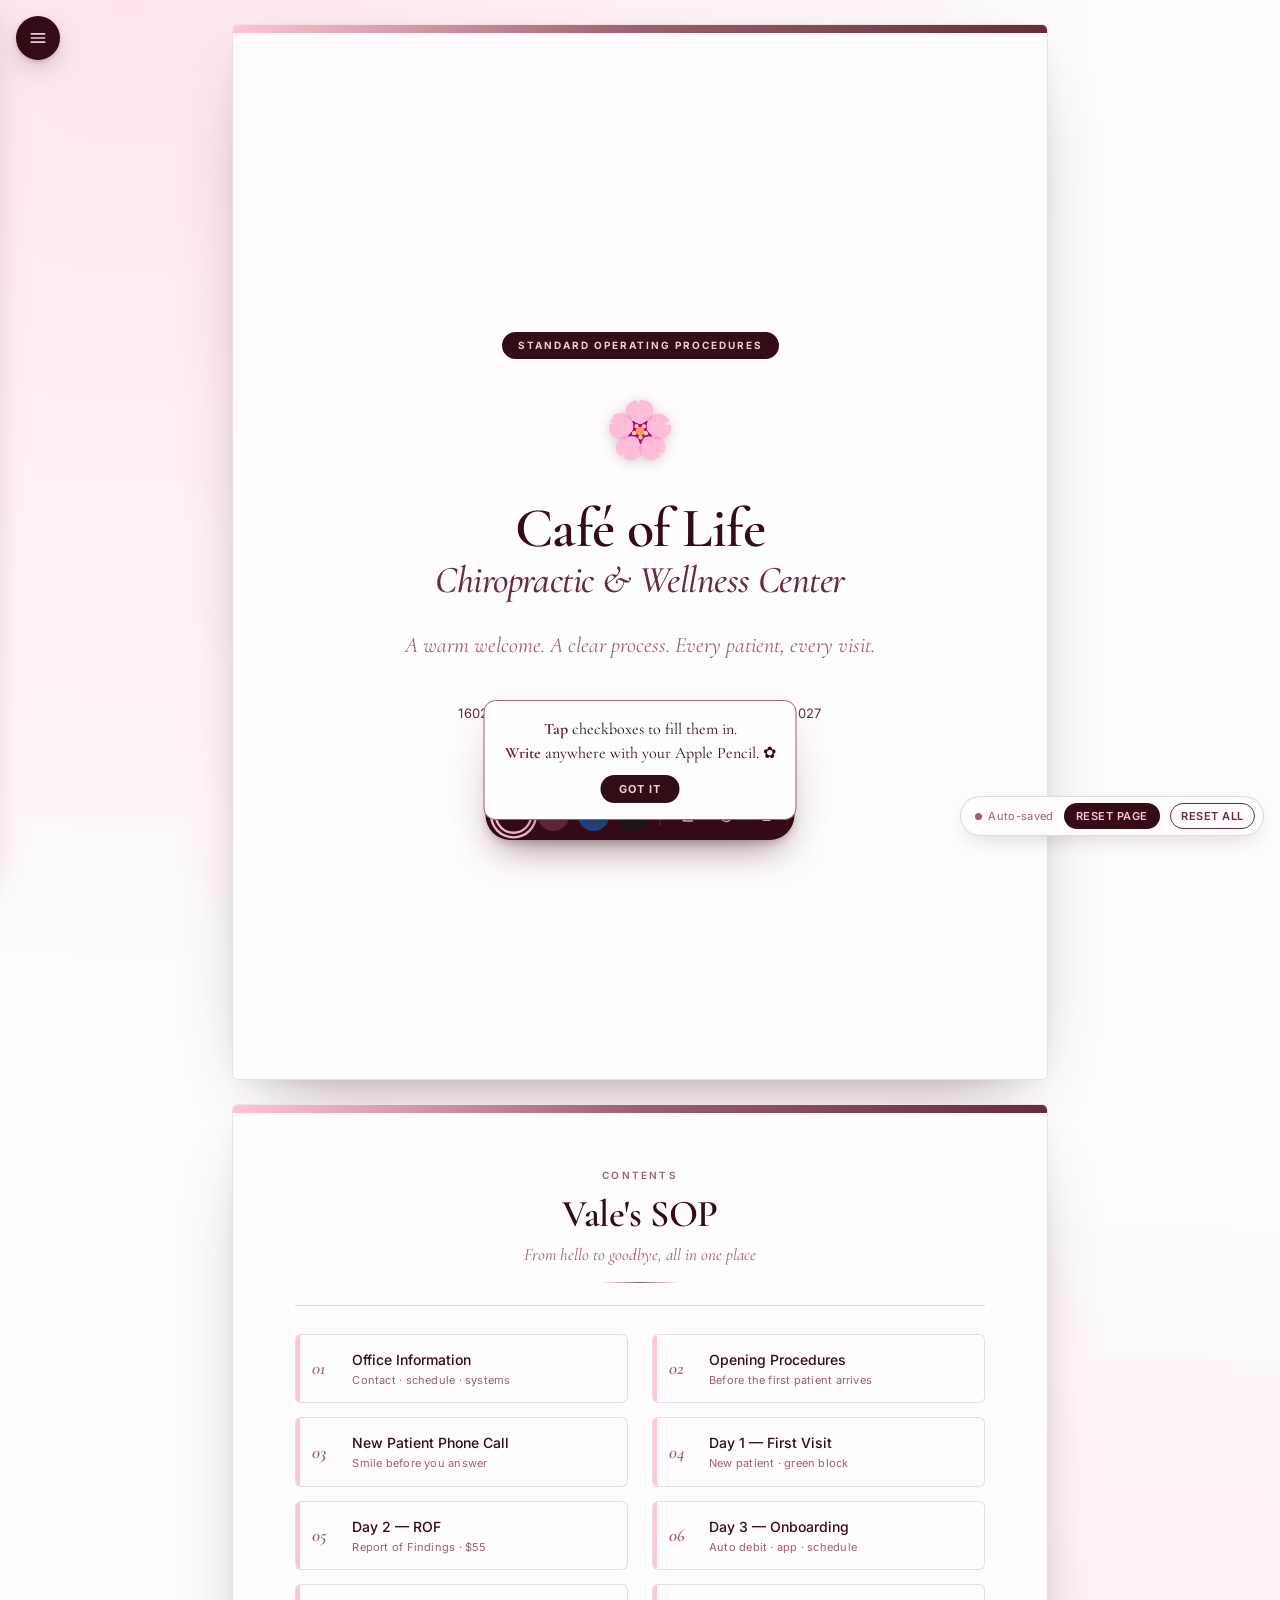
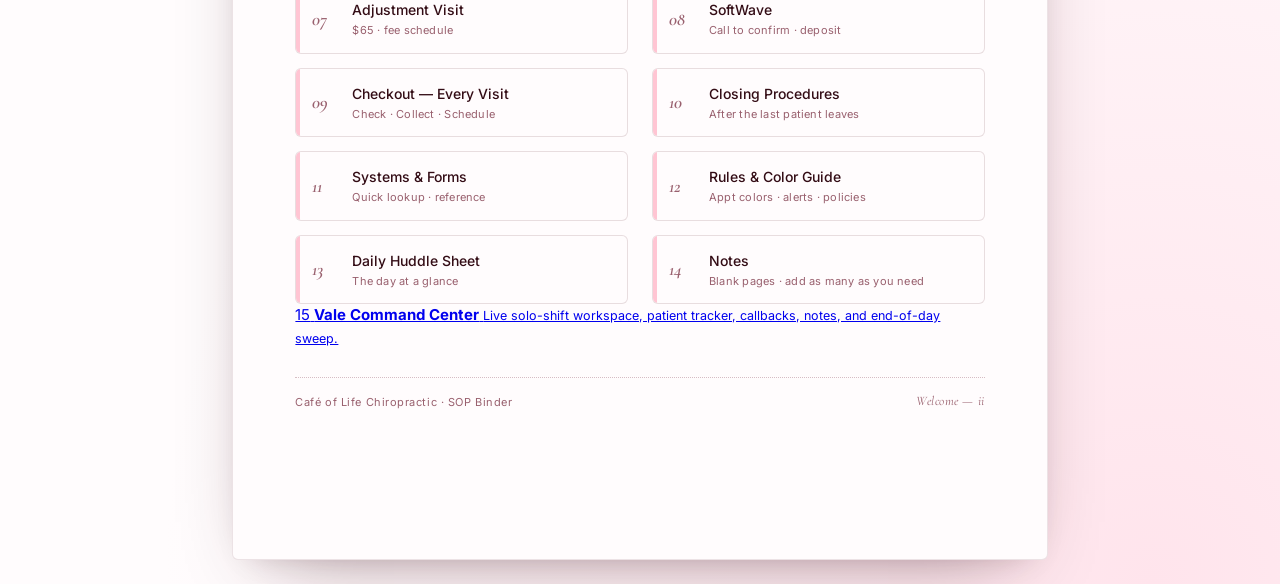
<file: index.html>
<!DOCTYPE html>
<html lang="en">
<head>
<meta charset="UTF-8">
<meta name="viewport" content="width=device-width, initial-scale=1.0, viewport-fit=cover">
<title>Café of Life Chiropractic — SOP Binder</title>
<link rel="stylesheet" href="styles.css">
</head>
<body>

<section class="page cover">
  <span class="badge">Standard Operating Procedures</span>
  <div class="mark">&#127800;</div>
  <h1>
    Café of Life
    <span class="h1-em">Chiropractic &amp; Wellness Center</span>
  </h1>
  <p class="tagline">A warm welcome. A clear process. Every patient, every visit.</p>
  <div class="meta">
    16024 Pines Blvd, Suite 104 &middot; Pembroke Pines, FL 33027<br>
    (954) 533-2614 &middot; spinedoctor777@gmail.com<br>
    <strong>Employee ID: 2742348</strong>
  </div>
</section>

<section class="page">
  <header class="page-header">
    <span class="eyebrow">Contents</span>
    <h1>Vale's SOP</h1>
    <p class="subtitle">From hello to goodbye, all in one place</p>
    <span class="flourish"></span>
  </header>

  <nav class="toc">
    <a href="01-office-info.html">
      <span class="toc-num">01</span>
      <span class="toc-title">Office Information
        <span class="toc-sub">Contact &middot; schedule &middot; systems</span>
      </span>
    </a>
    <a href="02-opening.html">
      <span class="toc-num">02</span>
      <span class="toc-title">Opening Procedures
        <span class="toc-sub">Before the first patient arrives</span>
      </span>
    </a>
    <a href="03-new-patient-call.html">
      <span class="toc-num">03</span>
      <span class="toc-title">New Patient Phone Call
        <span class="toc-sub">Smile before you answer</span>
      </span>
    </a>
    <a href="04-day-1.html">
      <span class="toc-num">04</span>
      <span class="toc-title">Day 1 &mdash; First Visit
        <span class="toc-sub">New patient &middot; green block</span>
      </span>
    </a>
    <a href="05-day-2-rof.html">
      <span class="toc-num">05</span>
      <span class="toc-title">Day 2 &mdash; ROF
        <span class="toc-sub">Report of Findings &middot; $55</span>
      </span>
    </a>
    <a href="06-day-3.html">
      <span class="toc-num">06</span>
      <span class="toc-title">Day 3 &mdash; Onboarding
        <span class="toc-sub">Auto debit &middot; app &middot; schedule</span>
      </span>
    </a>
    <a href="07-adjustment.html">
      <span class="toc-num">07</span>
      <span class="toc-title">Adjustment Visit
        <span class="toc-sub">$65 &middot; fee schedule</span>
      </span>
    </a>
    <a href="08-softwave.html">
      <span class="toc-num">08</span>
      <span class="toc-title">SoftWave
        <span class="toc-sub">Call to confirm &middot; deposit</span>
      </span>
    </a>
    <a href="09-checkout.html">
      <span class="toc-num">09</span>
      <span class="toc-title">Checkout &mdash; Every Visit
        <span class="toc-sub">Check &middot; Collect &middot; Schedule</span>
      </span>
    </a>
    <a href="10-closing.html">
      <span class="toc-num">10</span>
      <span class="toc-title">Closing Procedures
        <span class="toc-sub">After the last patient leaves</span>
      </span>
    </a>
    <a href="11-systems-forms.html">
      <span class="toc-num">11</span>
      <span class="toc-title">Systems &amp; Forms
        <span class="toc-sub">Quick lookup &middot; reference</span>
      </span>
    </a>
    <a href="12-rules-colors.html">
      <span class="toc-num">12</span>
      <span class="toc-title">Rules &amp; Color Guide
        <span class="toc-sub">Appt colors &middot; alerts &middot; policies</span>
      </span>
    </a>
    <a href="13-huddle-sheet.html">
      <span class="toc-num">13</span>
      <span class="toc-title">Daily Huddle Sheet
        <span class="toc-sub">The day at a glance</span>
      </span>
    </a>
    <a href="14-notes.html">
      <span class="toc-num">14</span>
      <span class="toc-title">Notes
        <span class="toc-sub">Blank pages &middot; add as many as you need</span>
      </span>
    </a>
  </nav>

  <a class="toc-card" href="15-command-center.html">
  <span class="toc-num">15</span>
  <span>
    <strong>Vale Command Center</strong>
    <small>Live solo-shift workspace, patient tracker, callbacks, notes, and end-of-day sweep.</small>
  </span>
</a>

  <div class="page-footer">
    <span>Café of Life Chiropractic &middot; SOP Binder</span>
    <span class="page-num">Welcome &mdash; ii</span>
  </div>
</section>

<script src="form.js" defer></script>
</body>
</html>
</file>
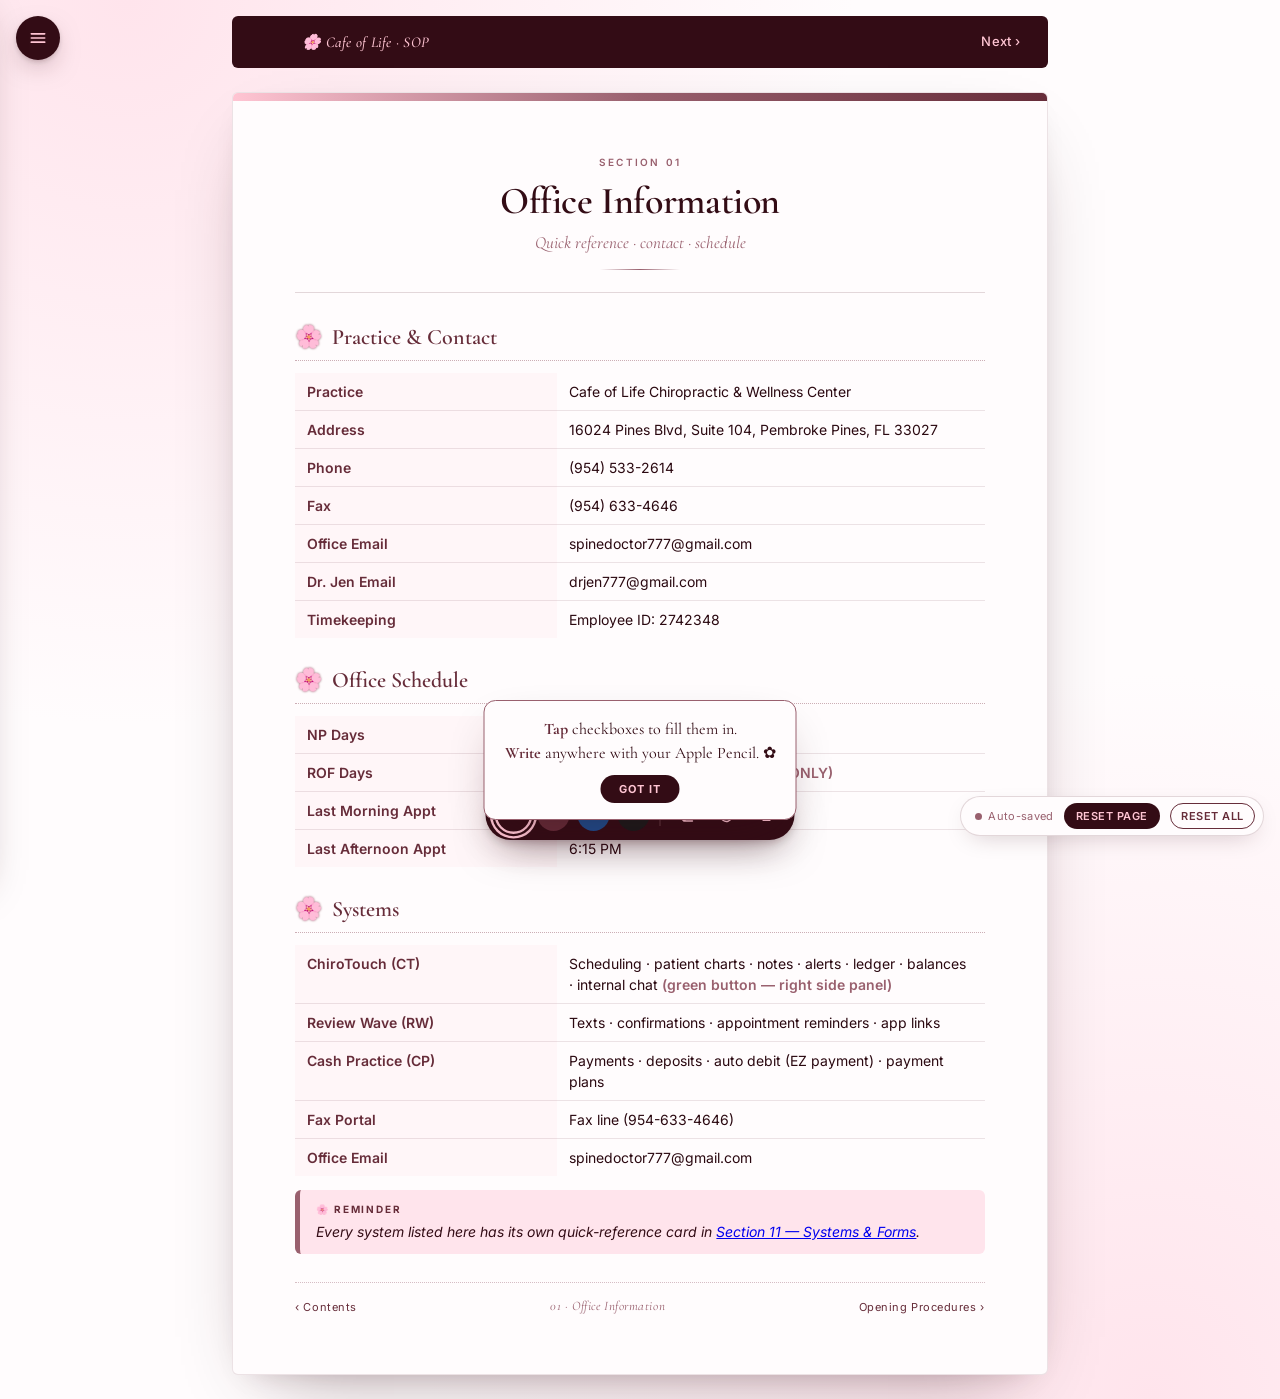
<file: 01-office-info.html>
<!DOCTYPE html>
<html lang="en">
<head>
<meta charset="UTF-8">
<meta name="viewport" content="width=device-width, initial-scale=1.0">
<title>01 &middot; Office Information &middot; Cafe of Life SOP</title>
<link rel="stylesheet" href="styles.css">
</head>
<body>

<nav class="topnav">
  <span class="brand">&#127800; Cafe of Life &middot; SOP</span>
  <span class="nav-links">
    <a href="index.html">Contents</a>
    <a href="02-opening.html">Next &rsaquo;</a>
  </span>
</nav>

<section class="page">
  <header class="page-header">
    <span class="eyebrow">Section 01</span>
    <h1>Office Information</h1>
    <p class="subtitle">Quick reference &middot; contact &middot; schedule</p>
    <span class="flourish"></span>
  </header>

  <h2 class="section-heading"><span class="icon">&#127800;</span> Practice &amp; Contact</h2>
  <table class="info-table">
    <tr><th>Practice</th><td>Cafe of Life Chiropractic &amp; Wellness Center</td></tr>
    <tr><th>Address</th><td>16024 Pines Blvd, Suite 104, Pembroke Pines, FL 33027</td></tr>
    <tr><th>Phone</th><td>(954) 533-2614</td></tr>
    <tr><th>Fax</th><td>(954) 633-4646</td></tr>
    <tr><th>Office Email</th><td>spinedoctor777@gmail.com</td></tr>
    <tr><th>Dr. Jen Email</th><td>drjen777@gmail.com</td></tr>
    <tr><th>Timekeeping</th><td>Employee ID: 2742348</td></tr>
  </table>

  <h2 class="section-heading"><span class="icon">&#127800;</span> Office Schedule</h2>
  <table class="info-table">
    <tr><th>NP Days</th><td>Monday &middot; Wednesday &middot; Friday</td></tr>
    <tr><th>ROF Days</th><td>Tuesday &middot; Thursday <em class="pink">(Afternoons ONLY)</em></td></tr>
    <tr><th>Last Morning Appt</th><td>12:00 PM</td></tr>
    <tr><th>Last Afternoon Appt</th><td>6:15 PM</td></tr>
  </table>

  <h2 class="section-heading"><span class="icon">&#127800;</span> Systems</h2>
  <table class="info-table">
    <tr>
      <th>ChiroTouch (CT)</th>
      <td>Scheduling &middot; patient charts &middot; notes &middot; alerts &middot; ledger &middot; balances &middot; internal chat <em class="pink">(green button &mdash; right side panel)</em></td>
    </tr>
    <tr>
      <th>Review Wave (RW)</th>
      <td>Texts &middot; confirmations &middot; appointment reminders &middot; app links</td>
    </tr>
    <tr>
      <th>Cash Practice (CP)</th>
      <td>Payments &middot; deposits &middot; auto debit (EZ payment) &middot; payment plans</td>
    </tr>
    <tr>
      <th>Fax Portal</th>
      <td>Fax line (954-633-4646)</td>
    </tr>
    <tr>
      <th>Office Email</th>
      <td>spinedoctor777@gmail.com</td>
    </tr>
  </table>

  <div class="callout tip">
    <span class="label">&#127800; Reminder</span>
    Every system listed here has its own quick-reference card in <a href="11-systems-forms.html">Section 11 &mdash; Systems &amp; Forms</a>.
  </div>

  <div class="page-footer">
    <a class="nav-link-back" href="index.html">&lsaquo; Contents</a>
    <span class="page-num">01 &middot; Office Information</span>
    <a href="02-opening.html">Opening Procedures &rsaquo;</a>
  </div>
</section>

<script src="form.js" defer></script>
</body>
</html>
</file>
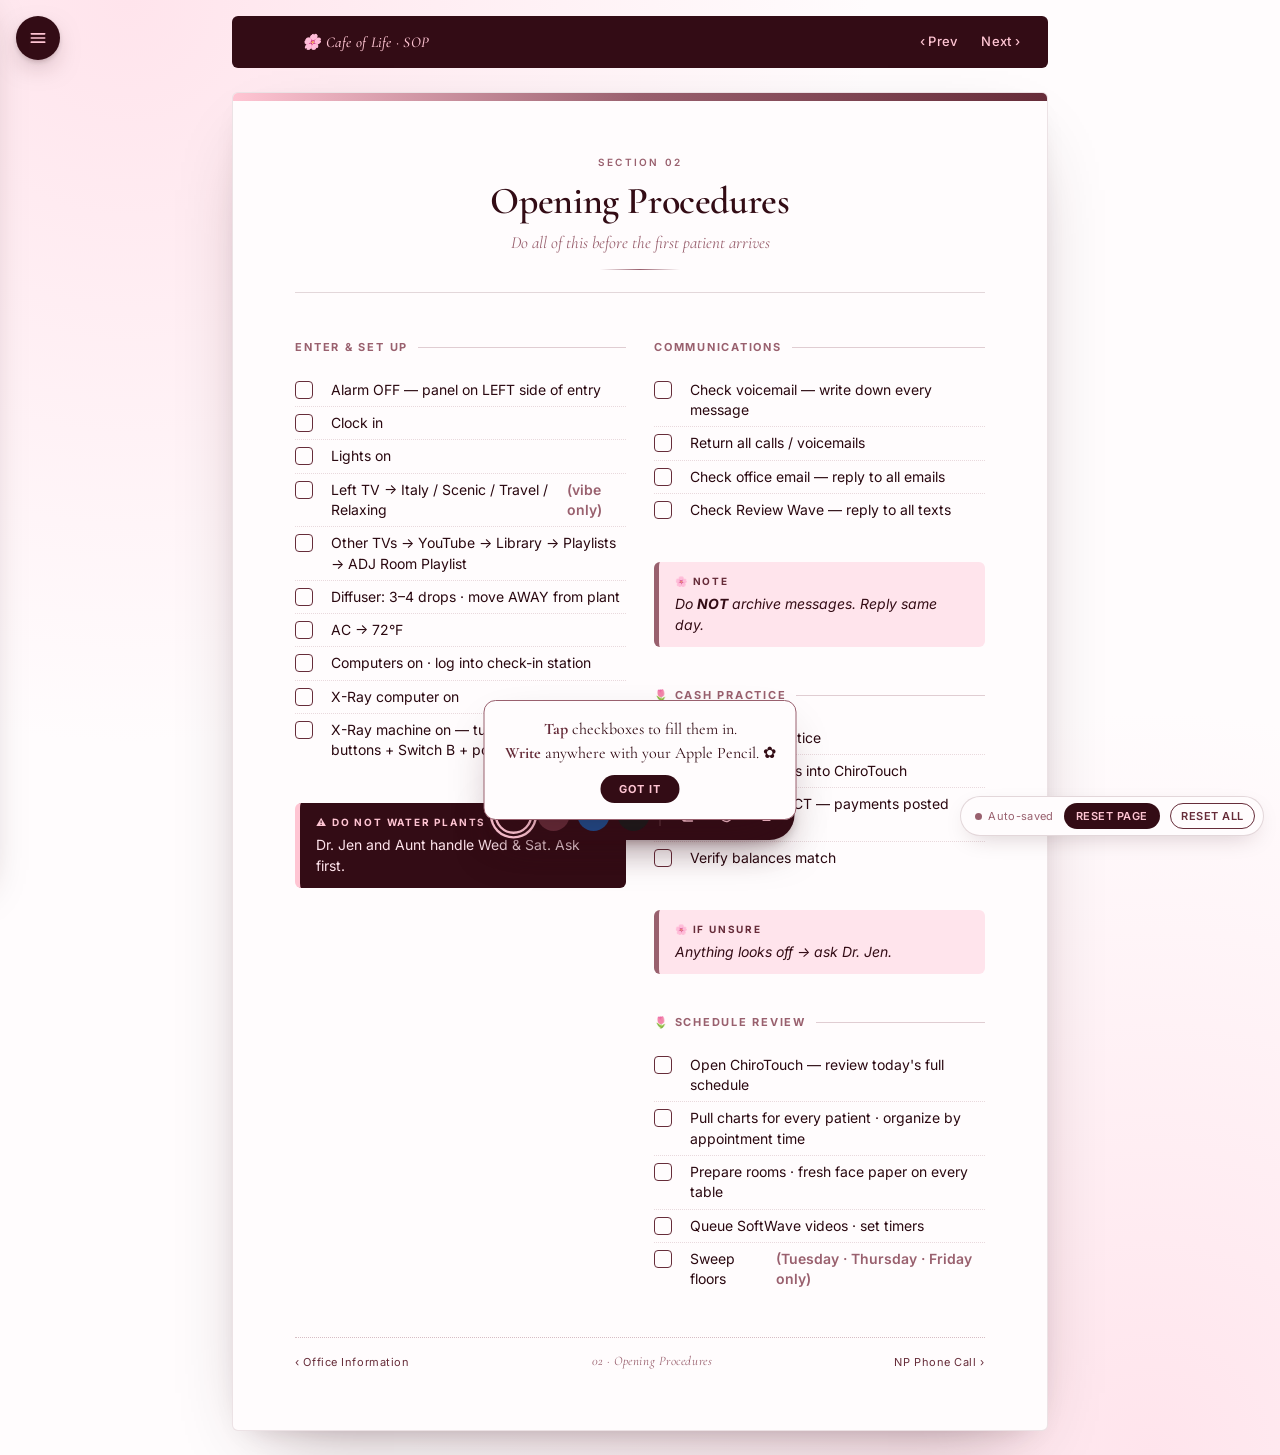
<file: 02-opening.html>
<!DOCTYPE html>
<html lang="en">
<head>
<meta charset="UTF-8">
<meta name="viewport" content="width=device-width, initial-scale=1.0">
<title>02 &middot; Opening Procedures &middot; Cafe of Life SOP</title>
<link rel="stylesheet" href="styles.css">
</head>
<body>

<nav class="topnav">
  <span class="brand">&#127800; Cafe of Life &middot; SOP</span>
  <span class="nav-links">
    <a href="index.html">Contents</a>
    <a href="01-office-info.html">&lsaquo; Prev</a>
    <a href="03-new-patient-call.html">Next &rsaquo;</a>
  </span>
</nav>

<section class="page">
  <header class="page-header">
    <span class="eyebrow">Section 02</span>
    <h1>Opening Procedures</h1>
    <p class="subtitle">Do all of this <em>before</em> the first patient arrives</p>
    <span class="flourish"></span>
  </header>

  <div class="cols-2">
    <div class="col">
      <h3 class="sub-heading with-bar">Enter &amp; Set Up</h3>
      <ul class="checklist">
        <li>Alarm OFF &mdash; panel on LEFT side of entry</li>
        <li>Clock in</li>
        <li>Lights on</li>
        <li>Left TV &rarr; Italy / Scenic / Travel / Relaxing <em class="pink">(vibe only)</em></li>
        <li>Other TVs &rarr; YouTube &rarr; Library &rarr; Playlists &rarr; ADJ Room Playlist</li>
        <li>Diffuser: 3&ndash;4 drops &middot; move AWAY from plant</li>
        <li>AC &rarr; 72&deg;F</li>
        <li>Computers on &middot; log into check-in station</li>
        <li>X-Ray computer on</li>
        <li>X-Ray machine on &mdash; turn on BOTH green buttons + Switch B + power supply panel</li>
      </ul>

      <div class="callout warn">
        <span class="label">&#9888; Do not water plants</span>
        Dr. Jen and Aunt handle Wed &amp; Sat. Ask first.
      </div>
    </div>

    <div class="col">
      <h3 class="sub-heading with-bar">Communications</h3>
      <ul class="checklist">
        <li>Check voicemail &mdash; write down every message</li>
        <li>Return all calls / voicemails</li>
        <li>Check office email &mdash; reply to all emails</li>
        <li>Check Review Wave &mdash; reply to all texts</li>
      </ul>

      <div class="callout tip">
        <span class="label">&#127800; Note</span>
        Do <strong>NOT</strong> archive messages. Reply same day.
      </div>

      <h3 class="sub-heading with-bar">&#127799; Cash Practice</h3>
      <ul class="checklist">
        <li>Open Cash Practice</li>
        <li>Import payments into ChiroTouch</li>
        <li>Verify ledger in CT &mdash; payments posted correctly</li>
        <li>Verify balances match</li>
      </ul>

      <div class="callout tip">
        <span class="label">&#127800; If unsure</span>
        Anything looks off &rarr; ask Dr. Jen.
      </div>

      <h3 class="sub-heading with-bar">&#127799; Schedule Review</h3>
      <ul class="checklist">
        <li>Open ChiroTouch &mdash; review today's full schedule</li>
        <li>Pull charts for every patient &middot; organize by appointment time</li>
        <li>Prepare rooms &middot; fresh face paper on every table</li>
        <li>Queue SoftWave videos &middot; set timers</li>
        <li>Sweep floors <em class="pink">(Tuesday &middot; Thursday &middot; Friday only)</em></li>
      </ul>
    </div>
  </div>

  <div class="page-footer">
    <a class="nav-link-back" href="01-office-info.html">&lsaquo; Office Information</a>
    <span class="page-num">02 &middot; Opening Procedures</span>
    <a href="03-new-patient-call.html">NP Phone Call &rsaquo;</a>
  </div>
</section>

<script src="form.js" defer></script>
</body>
</html>
</file>
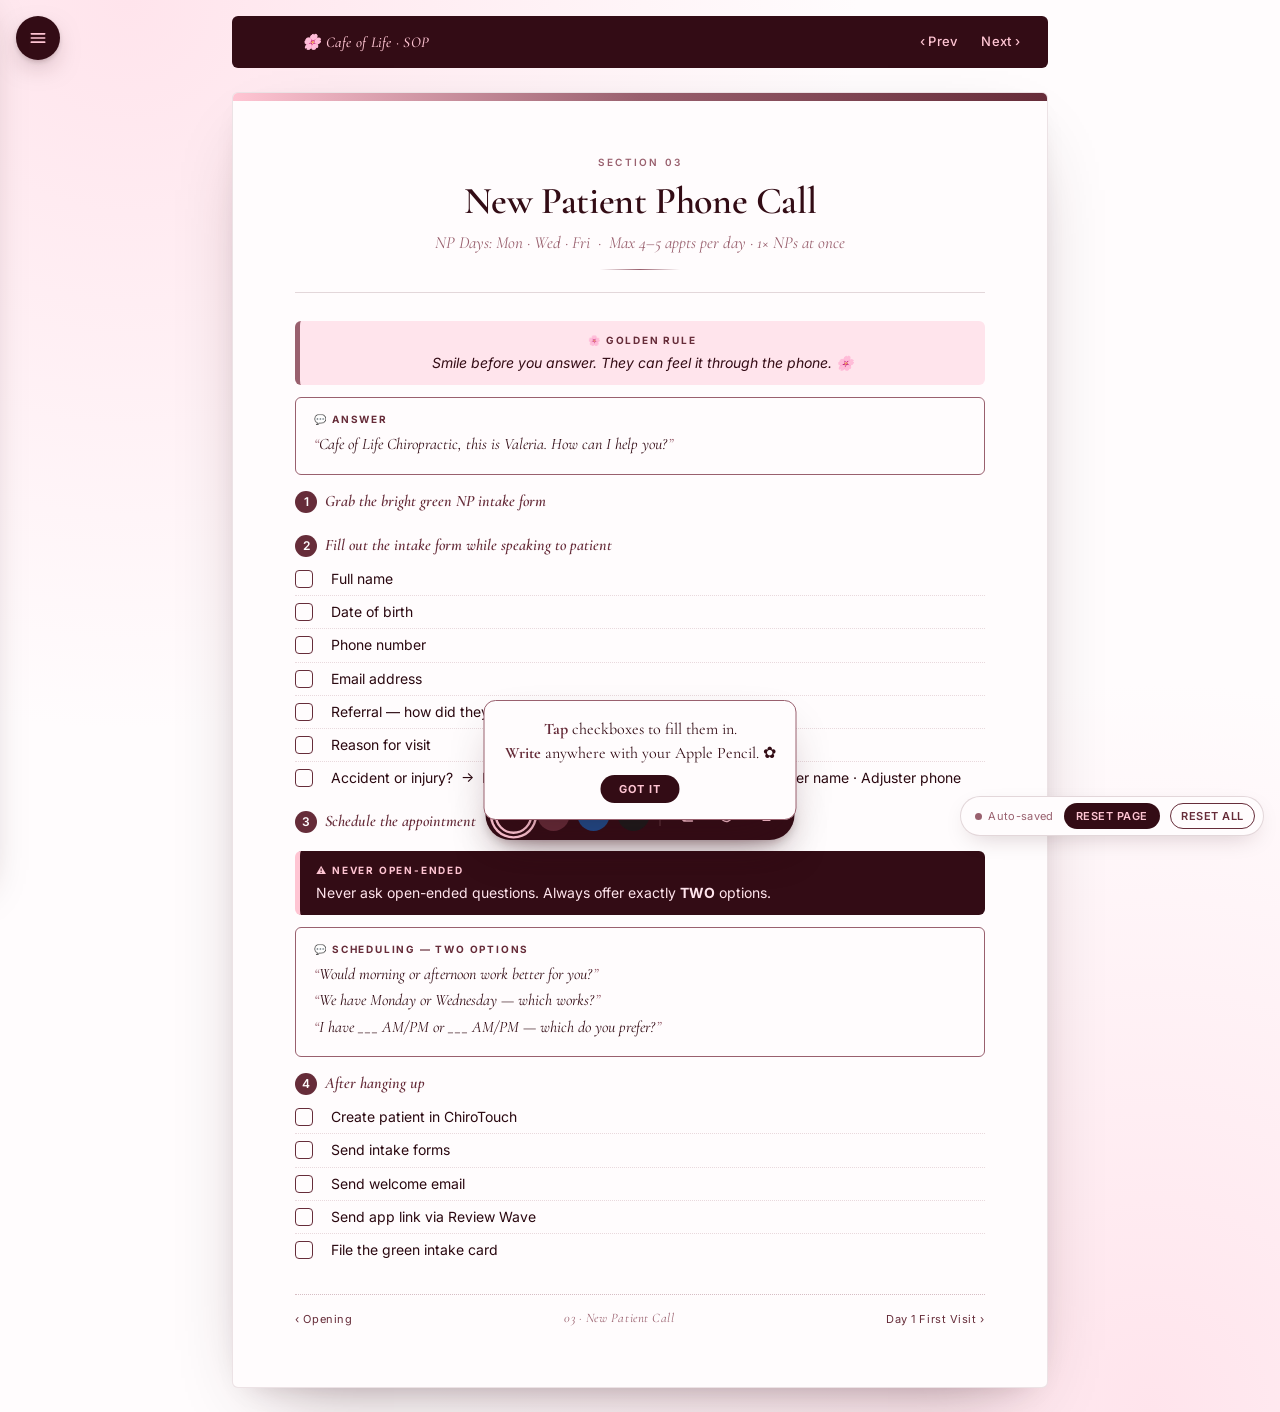
<file: 03-new-patient-call.html>
<!DOCTYPE html>
<html lang="en">
<head>
<meta charset="UTF-8">
<meta name="viewport" content="width=device-width, initial-scale=1.0">
<title>03 &middot; New Patient Phone Call &middot; Cafe of Life SOP</title>
<link rel="stylesheet" href="styles.css">
</head>
<body>

<nav class="topnav">
  <span class="brand">&#127800; Cafe of Life &middot; SOP</span>
  <span class="nav-links">
    <a href="index.html">Contents</a>
    <a href="02-opening.html">&lsaquo; Prev</a>
    <a href="04-day-1.html">Next &rsaquo;</a>
  </span>
</nav>

<section class="page">
  <header class="page-header">
    <span class="eyebrow">Section 03</span>
    <h1>New Patient Phone Call</h1>
    <p class="subtitle">NP Days: Mon &middot; Wed &middot; Fri &nbsp;&middot;&nbsp; Max 4&ndash;5 appts per day &middot; 1&times; NPs at once</p>
    <span class="flourish"></span>
  </header>

  <div class="callout tip" style="text-align:center;">
    <span class="label">&#127800; Golden Rule</span>
    Smile before you answer. They can feel it through the phone. &#127800;
  </div>

  <div class="callout script">
    <span class="label">&#128172; Answer</span>
    <p class="quote">Cafe of Life Chiropractic, this is Valeria. How can I help you?</p>
  </div>

  <div class="step">
    <span class="step-label"><span class="step-num">1</span>Grab the bright green NP intake form</span>
  </div>

  <div class="step">
    <span class="step-label"><span class="step-num">2</span>Fill out the intake form while speaking to patient</span>
    <ul class="checklist">
      <li>Full name</li>
      <li>Date of birth</li>
      <li>Phone number</li>
      <li>Email address</li>
      <li>Referral &mdash; how did they hear about us?</li>
      <li>Reason for visit</li>
      <li>Accident or injury? &nbsp;&rarr;&nbsp; If YES: Insurance carrier &middot; Claim number &middot; Adjuster name &middot; Adjuster phone</li>
    </ul>
  </div>

  <div class="step">
    <span class="step-label"><span class="step-num">3</span>Schedule the appointment</span>
    <div class="callout warn">
      <span class="label">&#9888; Never open-ended</span>
      Never ask open-ended questions. Always offer exactly <strong>TWO</strong> options.
    </div>

    <div class="callout script">
      <span class="label">&#128172; Scheduling &mdash; Two Options</span>
      <p class="quote">Would morning or afternoon work better for you?</p>
      <p class="quote">We have Monday or Wednesday &mdash; which works?</p>
      <p class="quote">I have ___ AM/PM or ___ AM/PM &mdash; which do you prefer?</p>
    </div>
  </div>

  <div class="step">
    <span class="step-label"><span class="step-num">4</span>After hanging up</span>
    <ul class="checklist">
      <li>Create patient in ChiroTouch</li>
      <li>Send intake forms</li>
      <li>Send welcome email</li>
      <li>Send app link via Review Wave</li>
      <li>File the green intake card</li>
    </ul>
  </div>

  <div class="page-footer">
    <a class="nav-link-back" href="02-opening.html">&lsaquo; Opening</a>
    <span class="page-num">03 &middot; New Patient Call</span>
    <a href="04-day-1.html">Day 1 First Visit &rsaquo;</a>
  </div>
</section>

<script src="form.js" defer></script>
</body>
</html>
</file>
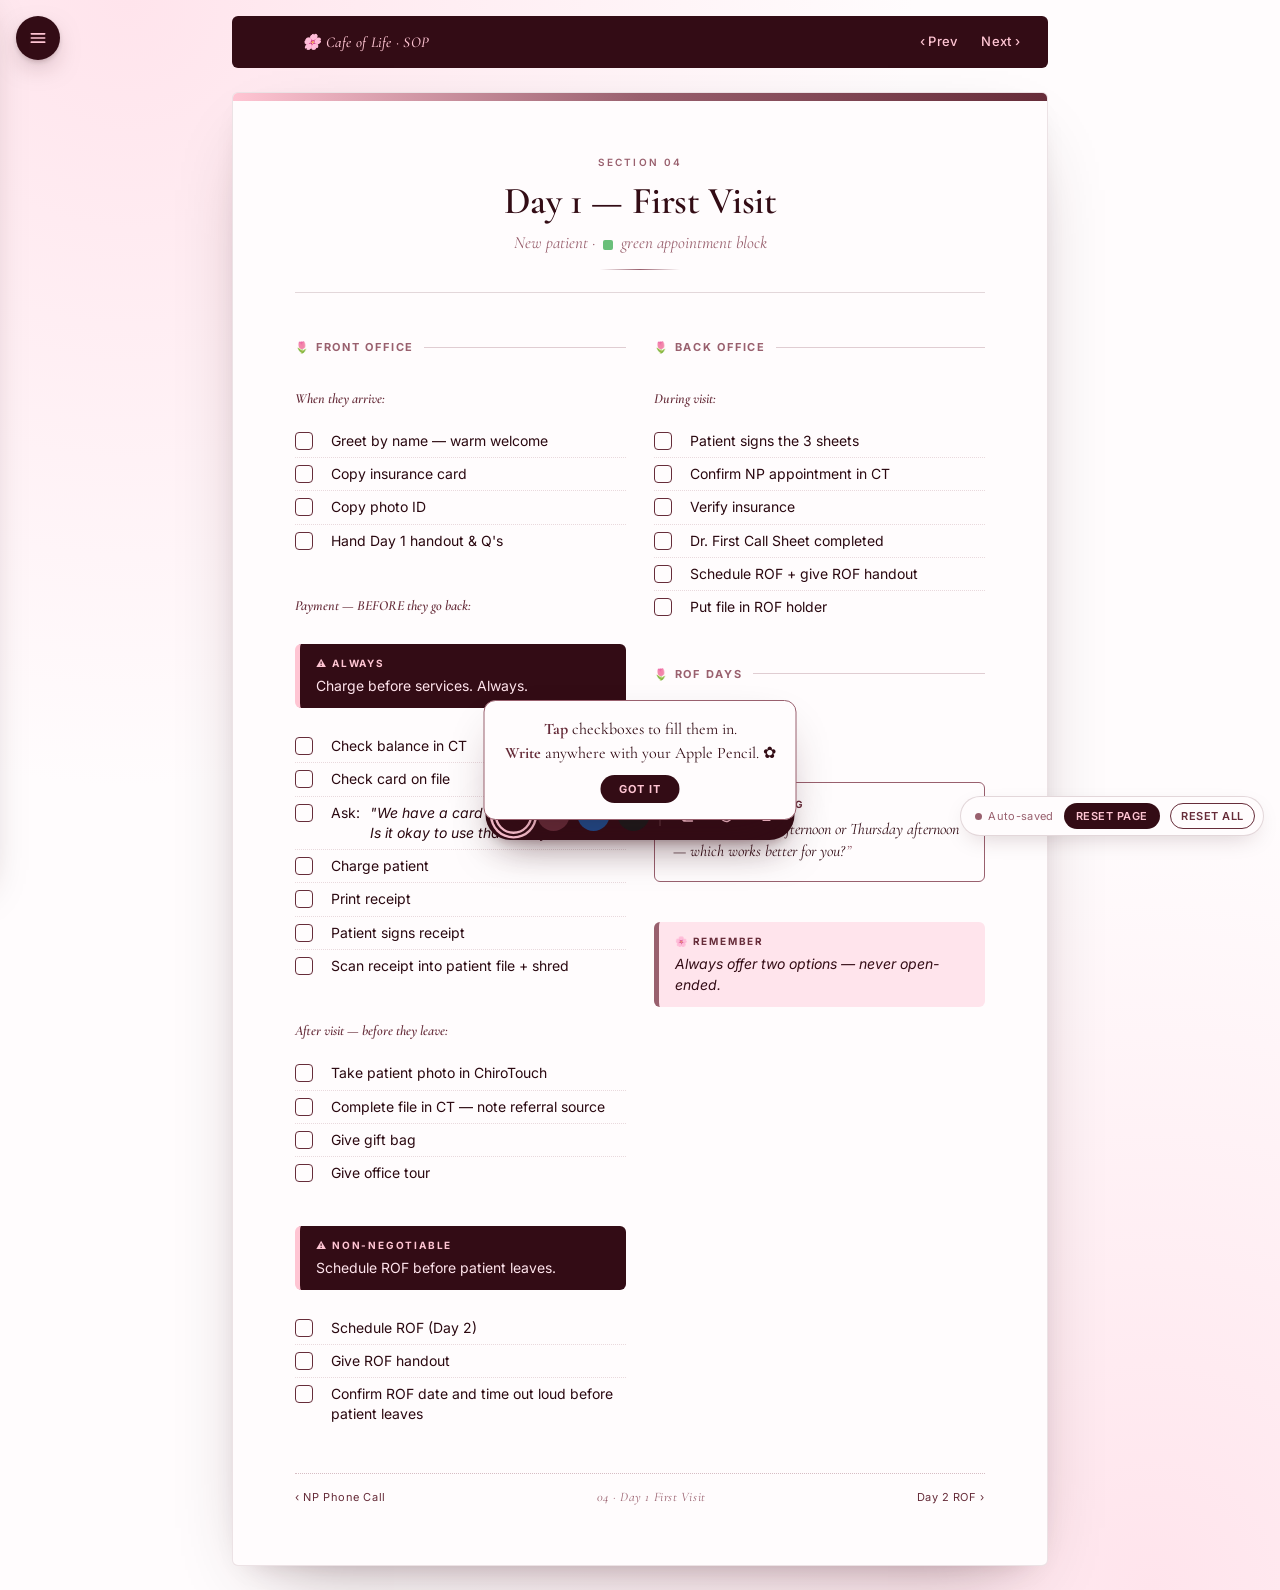
<file: 04-day-1.html>
<!DOCTYPE html>
<html lang="en">
<head>
<meta charset="UTF-8">
<meta name="viewport" content="width=device-width, initial-scale=1.0">
<title>04 &middot; Day 1 First Visit &middot; Cafe of Life SOP</title>
<link rel="stylesheet" href="styles.css">
</head>
<body>

<nav class="topnav">
  <span class="brand">&#127800; Cafe of Life &middot; SOP</span>
  <span class="nav-links">
    <a href="index.html">Contents</a>
    <a href="03-new-patient-call.html">&lsaquo; Prev</a>
    <a href="05-day-2-rof.html">Next &rsaquo;</a>
  </span>
</nav>

<section class="page">
  <header class="page-header">
    <span class="eyebrow">Section 04</span>
    <h1>Day 1 &mdash; First Visit</h1>
    <p class="subtitle">New patient &middot; <span style="display:inline-block;width:10px;height:10px;background:#6ABF7A;border-radius:2px;vertical-align:middle;margin:0 4px;"></span> green appointment block</p>
    <span class="flourish"></span>
  </header>

  <div class="cols-2">
    <div class="col">
      <h3 class="sub-heading with-bar">&#127799; Front Office</h3>

      <p class="step-label" style="font-size:14px;">When they arrive:</p>
      <ul class="checklist">
        <li>Greet by name &mdash; warm welcome</li>
        <li>Copy insurance card</li>
        <li>Copy photo ID</li>
        <li>Hand Day 1 handout &amp; Q's</li>
      </ul>

      <p class="step-label" style="font-size:14px;">Payment &mdash; BEFORE they go back:</p>
      <div class="callout warn">
        <span class="label">&#9888; Always</span>
        Charge before services. Always.
      </div>
      <ul class="checklist">
        <li>Check balance in CT</li>
        <li>Check card on file</li>
        <li>Ask: <em>"We have a card on file ending in ____. Is it okay to use that today?"</em></li>
        <li>Charge patient</li>
        <li>Print receipt</li>
        <li>Patient signs receipt</li>
        <li>Scan receipt into patient file + shred</li>
      </ul>

      <p class="step-label" style="font-size:14px;">After visit &mdash; before they leave:</p>
      <ul class="checklist">
        <li>Take patient photo in ChiroTouch</li>
        <li>Complete file in CT &mdash; note referral source</li>
        <li>Give gift bag</li>
        <li>Give office tour</li>
      </ul>

      <div class="callout warn">
        <span class="label">&#9888; Non-negotiable</span>
        Schedule ROF before patient leaves.
      </div>
      <ul class="checklist">
        <li>Schedule ROF (Day 2)</li>
        <li>Give ROF handout</li>
        <li>Confirm ROF date and time out loud before patient leaves</li>
      </ul>
    </div>

    <div class="col">
      <h3 class="sub-heading with-bar">&#127799; Back Office</h3>

      <p class="step-label" style="font-size:14px;">During visit:</p>
      <ul class="checklist">
        <li>Patient signs the 3 sheets</li>
        <li>Confirm NP appointment in CT</li>
        <li>Verify insurance</li>
        <li>Dr. First Call Sheet completed</li>
        <li>Schedule ROF + give ROF handout</li>
        <li>Put file in ROF holder</li>
      </ul>

      <h3 class="sub-heading with-bar">&#127799; ROF Days</h3>
      <p style="margin:6px 0; font-family:var(--serif); font-style:italic; color:var(--burgundy); font-size:16px;">
        Tuesday &middot; Thursday<br>
        <span style="font-size:13px; color:var(--rose);">Afternoons only</span>
      </p>

      <div class="callout script">
        <span class="label">&#128172; ROF Scheduling</span>
        <p class="quote">We have Tuesday afternoon or Thursday afternoon &mdash; which works better for you?</p>
      </div>

      <div class="callout tip" style="margin-top:18px;">
        <span class="label">&#127800; Remember</span>
        Always offer two options &mdash; never open-ended.
      </div>
    </div>
  </div>

  <div class="page-footer">
    <a class="nav-link-back" href="03-new-patient-call.html">&lsaquo; NP Phone Call</a>
    <span class="page-num">04 &middot; Day 1 First Visit</span>
    <a href="05-day-2-rof.html">Day 2 ROF &rsaquo;</a>
  </div>
</section>

<script src="form.js" defer></script>
</body>
</html>
</file>
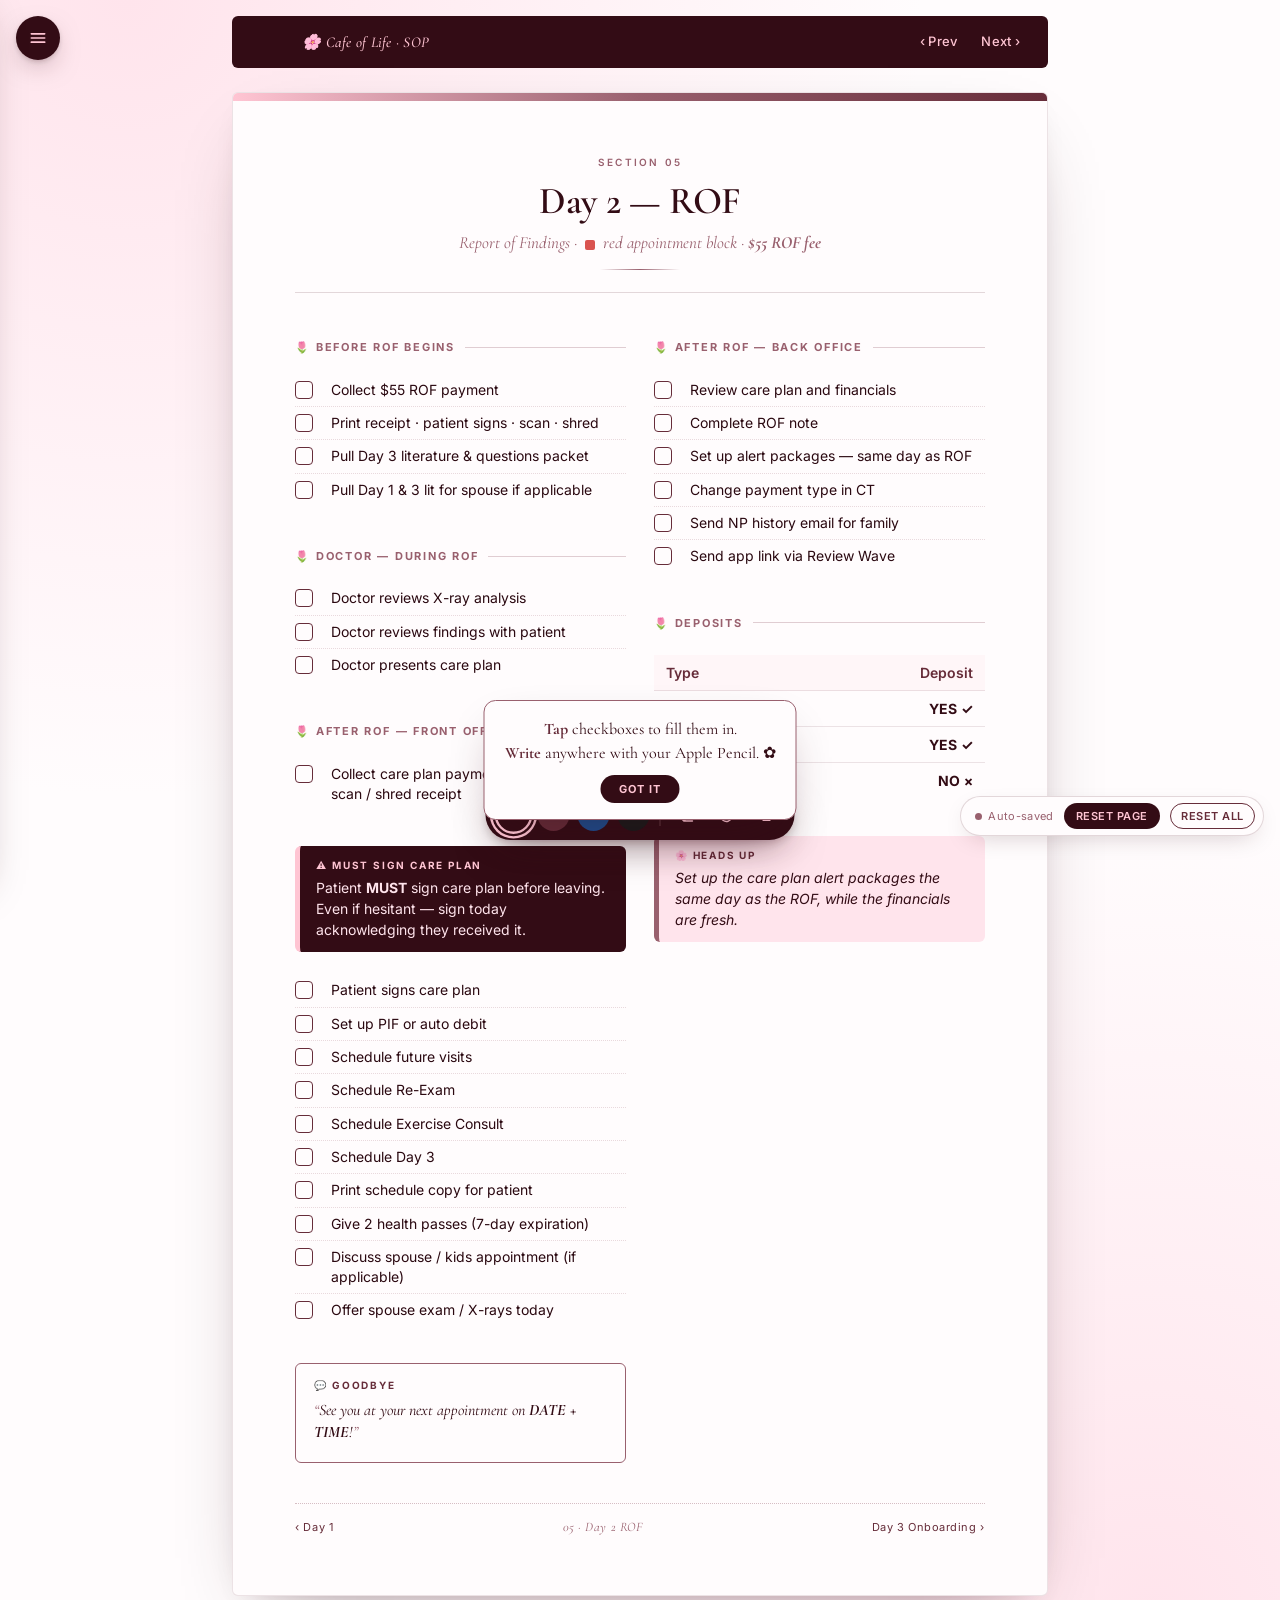
<file: 05-day-2-rof.html>
<!DOCTYPE html>
<html lang="en">
<head>
<meta charset="UTF-8">
<meta name="viewport" content="width=device-width, initial-scale=1.0">
<title>05 &middot; Day 2 Report of Findings &middot; Cafe of Life SOP</title>
<link rel="stylesheet" href="styles.css">
</head>
<body>

<nav class="topnav">
  <span class="brand">&#127800; Cafe of Life &middot; SOP</span>
  <span class="nav-links">
    <a href="index.html">Contents</a>
    <a href="04-day-1.html">&lsaquo; Prev</a>
    <a href="06-day-3.html">Next &rsaquo;</a>
  </span>
</nav>

<section class="page">
  <header class="page-header">
    <span class="eyebrow">Section 05</span>
    <h1>Day 2 &mdash; ROF</h1>
    <p class="subtitle">Report of Findings &middot; <span style="display:inline-block;width:10px;height:10px;background:#D9534F;border-radius:2px;vertical-align:middle;margin:0 4px;"></span> red appointment block &middot; <strong>$55 ROF fee</strong></p>
    <span class="flourish"></span>
  </header>

  <div class="cols-2">
    <div class="col">
      <h3 class="sub-heading with-bar">&#127799; Before ROF Begins</h3>
      <ul class="checklist">
        <li>Collect $55 ROF payment</li>
        <li>Print receipt &middot; patient signs &middot; scan &middot; shred</li>
        <li>Pull Day 3 literature &amp; questions packet</li>
        <li>Pull Day 1 &amp; 3 lit for spouse if applicable</li>
      </ul>

      <h3 class="sub-heading with-bar">&#127799; Doctor &mdash; During ROF</h3>
      <ul class="checklist">
        <li>Doctor reviews X-ray analysis</li>
        <li>Doctor reviews findings with patient</li>
        <li>Doctor presents care plan</li>
      </ul>

      <h3 class="sub-heading with-bar">&#127799; After ROF &mdash; Front Office</h3>
      <ul class="checklist">
        <li>Collect care plan payment &middot; print / sign / scan / shred receipt</li>
      </ul>

      <div class="callout warn">
        <span class="label">&#9888; Must sign care plan</span>
        Patient <strong>MUST</strong> sign care plan before leaving. Even if hesitant &mdash; sign today acknowledging they received it.
      </div>

      <ul class="checklist">
        <li>Patient signs care plan</li>
        <li>Set up PIF or auto debit</li>
        <li>Schedule future visits</li>
        <li>Schedule Re-Exam</li>
        <li>Schedule Exercise Consult</li>
        <li>Schedule Day 3</li>
        <li>Print schedule copy for patient</li>
        <li>Give 2 health passes (7-day expiration)</li>
        <li>Discuss spouse / kids appointment (if applicable)</li>
        <li>Offer spouse exam / X-rays today</li>
      </ul>

      <div class="callout script">
        <span class="label">&#128172; Goodbye</span>
        <p class="quote">See you at your next appointment on <strong style="color:var(--plum);">DATE + TIME</strong>!</p>
      </div>
    </div>

    <div class="col">
      <h3 class="sub-heading with-bar">&#127799; After ROF &mdash; Back Office</h3>
      <ul class="checklist">
        <li>Review care plan and financials</li>
        <li>Complete ROF note</li>
        <li>Set up alert packages &mdash; same day as ROF</li>
        <li>Change payment type in CT</li>
        <li>Send NP history email for family</li>
        <li>Send app link via Review Wave</li>
      </ul>

      <h3 class="sub-heading with-bar">&#127799; Deposits</h3>
      <table class="info-table fees">
        <tr><th>Type</th><th style="text-align:right;">Deposit</th></tr>
        <tr><td>New Patient</td><td class="deposit-yes">YES &check;</td></tr>
        <tr><td>SoftWave</td><td class="deposit-yes">YES &check;</td></tr>
        <tr><td>ROF</td><td class="deposit-no">NO &times;</td></tr>
      </table>

      <div class="callout tip" style="margin-top:14px;">
        <span class="label">&#127800; Heads up</span>
        Set up the care plan alert packages the same day as the ROF, while the financials are fresh.
      </div>
    </div>
  </div>

  <div class="page-footer">
    <a class="nav-link-back" href="04-day-1.html">&lsaquo; Day 1</a>
    <span class="page-num">05 &middot; Day 2 ROF</span>
    <a href="06-day-3.html">Day 3 Onboarding &rsaquo;</a>
  </div>
</section>

<script src="form.js" defer></script>
</body>
</html>
</file>
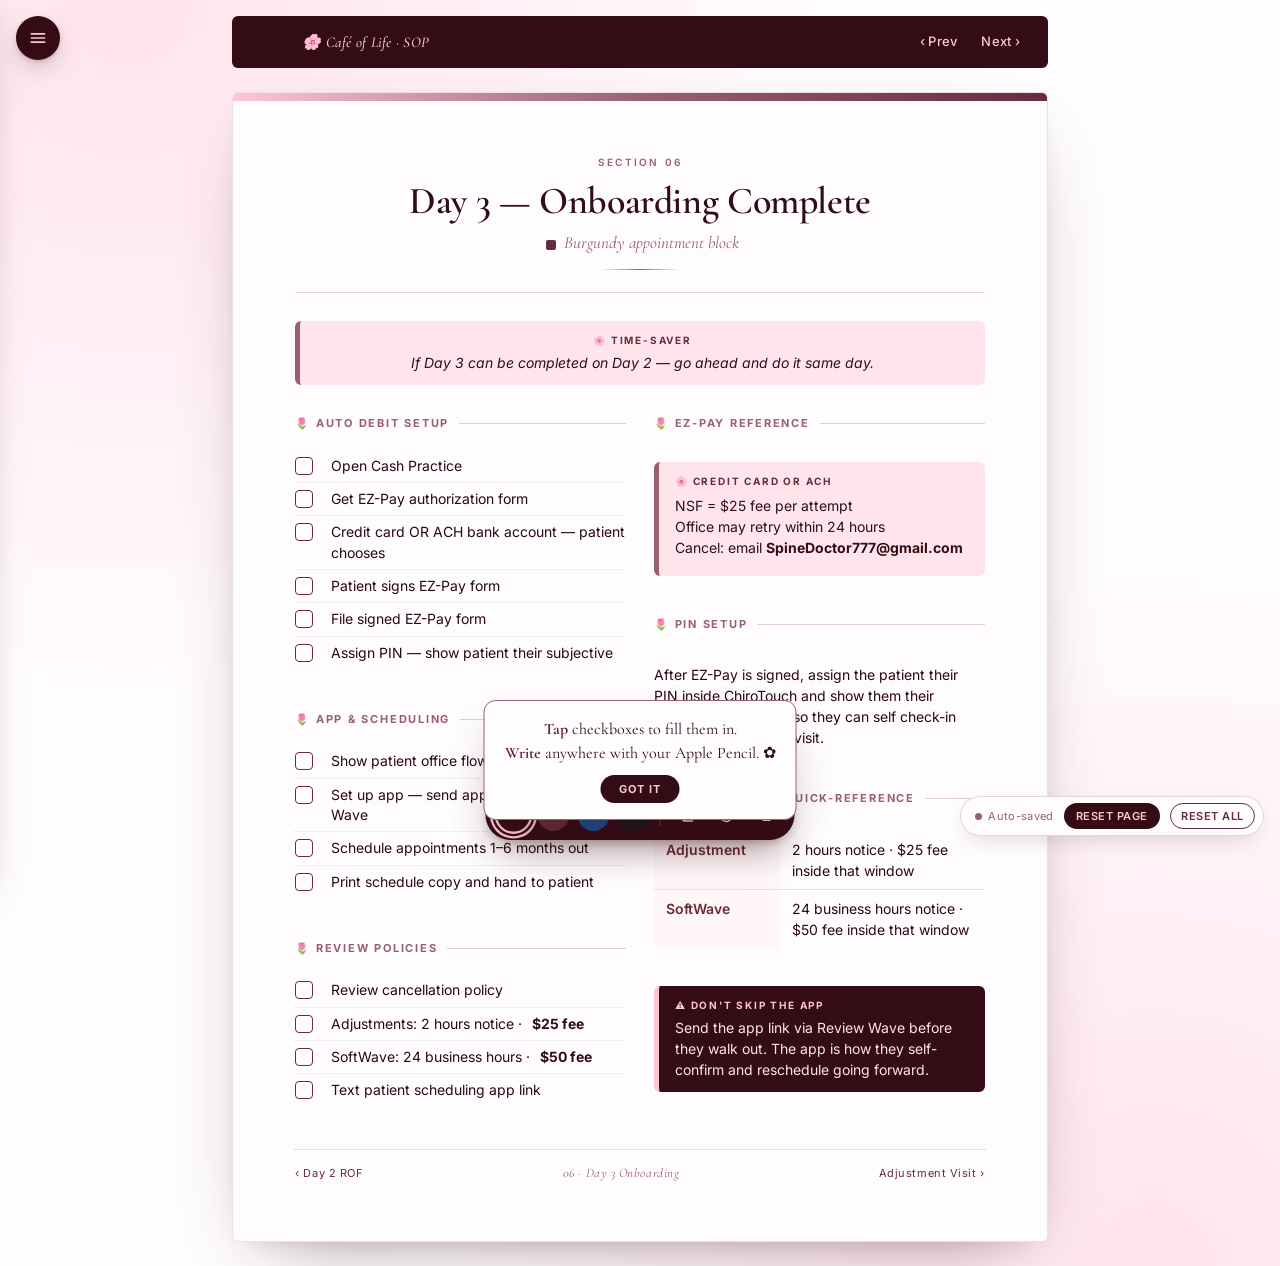
<file: 06-day-3.html>
<!DOCTYPE html>
<html lang="en">
<head>
<meta charset="UTF-8">
<meta name="viewport" content="width=device-width, initial-scale=1.0, viewport-fit=cover">
<title>06 &middot; Day 3 Onboarding &middot; Café of Life SOP</title>
<link rel="stylesheet" href="styles.css">
</head>
<body>

<nav class="topnav">
  <span class="brand">&#127800; Café of Life &middot; SOP</span>
  <span class="nav-links">
    <a href="index.html">Contents</a>
    <a href="05-day-2-rof.html">&lsaquo; Prev</a>
    <a href="07-adjustment.html">Next &rsaquo;</a>
  </span>
</nav>

<section class="page">
  <header class="page-header">
    <span class="eyebrow">Section 06</span>
    <h1>Day 3 &mdash; Onboarding Complete</h1>
    <p class="subtitle"><span style="display:inline-block;width:10px;height:10px;background:#662C39;border-radius:2px;vertical-align:middle;margin:0 4px;"></span> Burgundy appointment block</p>
    <span class="flourish"></span>
  </header>

  <div class="callout tip" style="text-align:center;">
    <span class="label">&#127800; Time-saver</span>
    If Day 3 can be completed on Day 2 &mdash; go ahead and do it same day.
  </div>

  <div class="cols-2">
    <div class="col">
      <h3 class="sub-heading with-bar">&#127799; Auto Debit Setup</h3>
      <ul class="checklist">
        <li>Open Cash Practice</li>
        <li>Get EZ-Pay authorization form</li>
        <li>Credit card OR ACH bank account &mdash; patient chooses</li>
        <li>Patient signs EZ-Pay form</li>
        <li>File signed EZ-Pay form</li>
        <li>Assign PIN &mdash; show patient their subjective</li>
      </ul>

      <h3 class="sub-heading with-bar">&#127799; App &amp; Scheduling</h3>
      <ul class="checklist">
        <li>Show patient office flow</li>
        <li>Set up app &mdash; send app link via Review Wave</li>
        <li>Schedule appointments 1&ndash;6 months out</li>
        <li>Print schedule copy and hand to patient</li>
      </ul>

      <h3 class="sub-heading with-bar">&#127799; Review Policies</h3>
      <ul class="checklist">
        <li>Review cancellation policy</li>
        <li>Adjustments: 2 hours notice &middot; <strong class="plum">$25 fee</strong></li>
        <li>SoftWave: 24 business hours &middot; <strong class="plum">$50 fee</strong></li>
        <li>Text patient scheduling app link</li>
      </ul>
    </div>

    <div class="col">
      <h3 class="sub-heading with-bar">&#127799; EZ-Pay Reference</h3>
      <div class="callout tip">
        <span class="label">&#127800; Credit Card OR ACH</span>
        <p style="margin:6px 0; font-style:normal;">
          NSF = $25 fee per attempt<br>
          Office may retry within 24 hours<br>
          Cancel: email <strong>SpineDoctor777@gmail.com</strong>
        </p>
      </div>

      <h3 class="sub-heading with-bar">&#127799; PIN Setup</h3>
      <p style="font-size:14px; color:var(--ink);">
        After EZ-Pay is signed, assign the patient their PIN inside ChiroTouch and show them their subjective input flow so they can self check-in starting on their next visit.
      </p>

      <h3 class="sub-heading with-bar">&#127799; Cancellation Quick-Reference</h3>
      <table class="info-table">
        <tr><th>Adjustment</th><td>2 hours notice &middot; $25 fee inside that window</td></tr>
        <tr><th>SoftWave</th><td>24 business hours notice &middot; $50 fee inside that window</td></tr>
      </table>

      <div class="callout warn" style="margin-top:14px;">
        <span class="label">&#9888; Don't skip the app</span>
        Send the app link via Review Wave before they walk out. The app is how they self-confirm and reschedule going forward.
      </div>
    </div>
  </div>

  <div class="page-footer">
    <a class="nav-link-back" href="05-day-2-rof.html">&lsaquo; Day 2 ROF</a>
    <span class="page-num">06 &middot; Day 3 Onboarding</span>
    <a href="07-adjustment.html">Adjustment Visit &rsaquo;</a>
  </div>
</section>

<script src="form.js" defer></script>
</body>
</html>
</file>
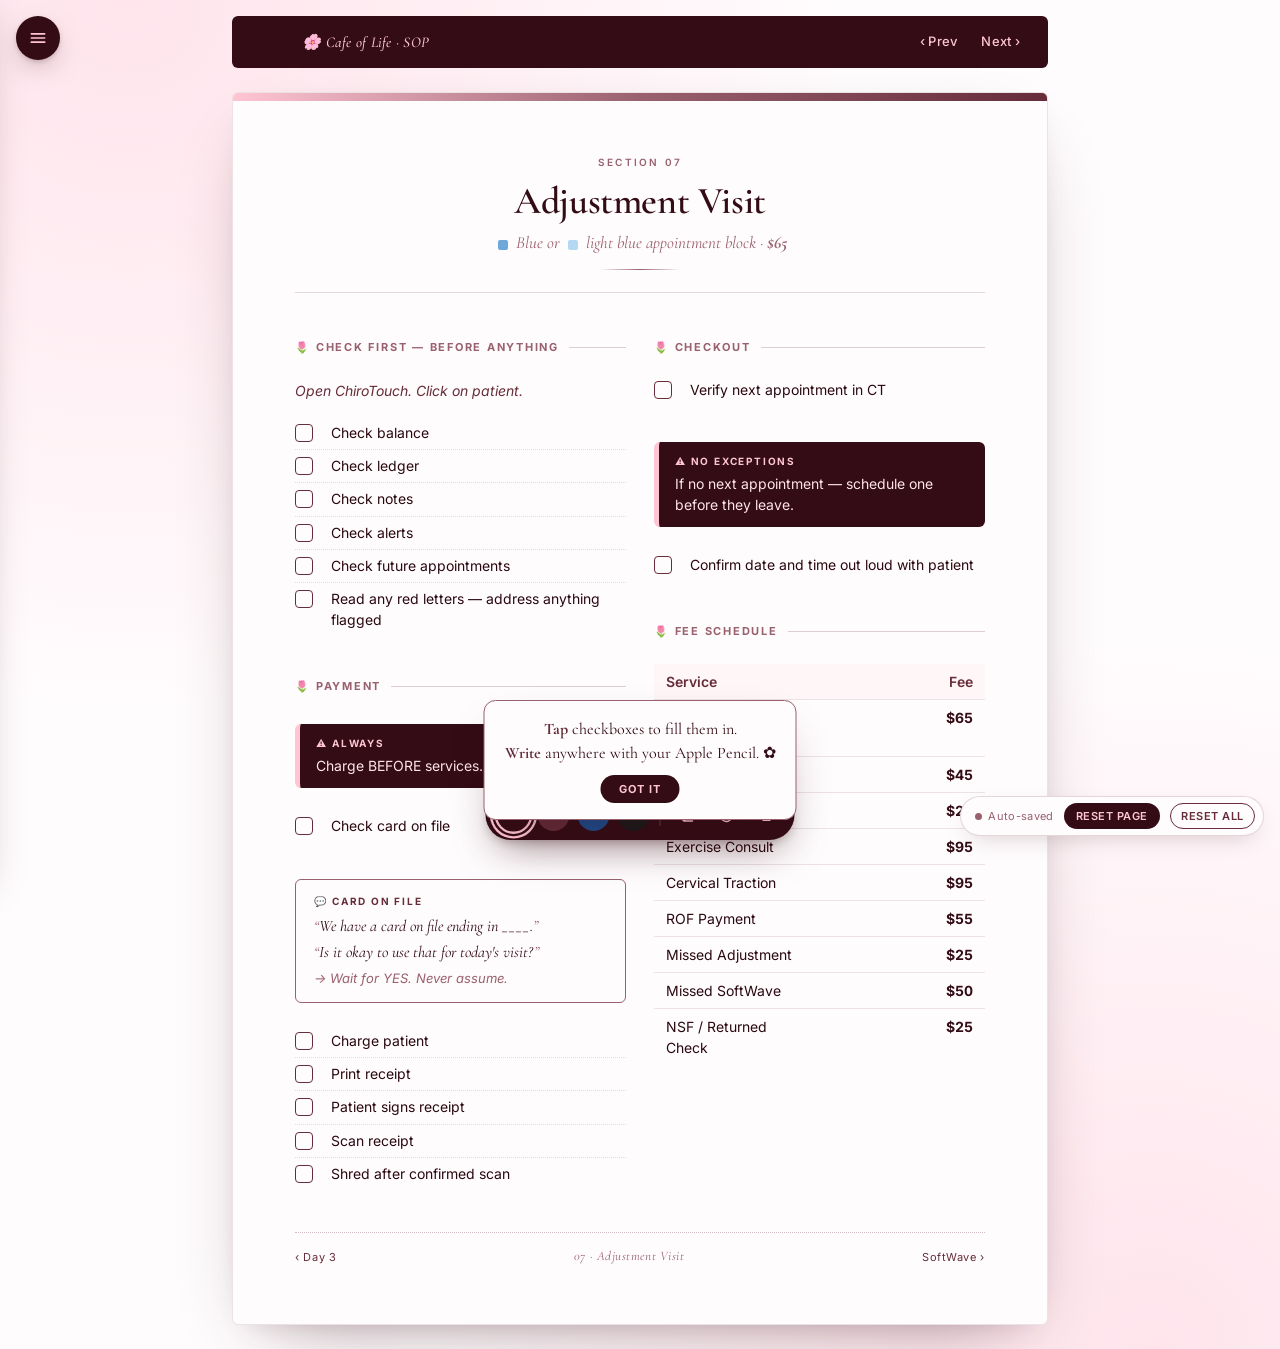
<file: 07-adjustment.html>
<!DOCTYPE html>
<html lang="en">
<head>
<meta charset="UTF-8">
<meta name="viewport" content="width=device-width, initial-scale=1.0">
<title>07 &middot; Adjustment Visit &middot; Cafe of Life SOP</title>
<link rel="stylesheet" href="styles.css">
</head>
<body>

<nav class="topnav">
  <span class="brand">&#127800; Cafe of Life &middot; SOP</span>
  <span class="nav-links">
    <a href="index.html">Contents</a>
    <a href="06-day-3.html">&lsaquo; Prev</a>
    <a href="08-softwave.html">Next &rsaquo;</a>
  </span>
</nav>

<section class="page">
  <header class="page-header">
    <span class="eyebrow">Section 07</span>
    <h1>Adjustment Visit</h1>
    <p class="subtitle"><span style="display:inline-block;width:10px;height:10px;background:#6FA7D9;border-radius:2px;vertical-align:middle;margin:0 4px;"></span> Blue or <span style="display:inline-block;width:10px;height:10px;background:#B3D9F2;border-radius:2px;vertical-align:middle;margin:0 4px;"></span> light blue appointment block &middot; <strong>$65</strong></p>
    <span class="flourish"></span>
  </header>

  <div class="cols-2">
    <div class="col">
      <h3 class="sub-heading with-bar">&#127799; Check First &mdash; Before Anything</h3>
      <p style="font-size:14px; font-style:italic; color:var(--burgundy); margin:6px 0;">Open ChiroTouch. Click on patient.</p>
      <ul class="checklist">
        <li>Check balance</li>
        <li>Check ledger</li>
        <li>Check notes</li>
        <li>Check alerts</li>
        <li>Check future appointments</li>
        <li>Read any red letters &mdash; address anything flagged</li>
      </ul>

      <h3 class="sub-heading with-bar">&#127799; Payment</h3>
      <div class="callout warn">
        <span class="label">&#9888; Always</span>
        Charge BEFORE services. Always.
      </div>
      <ul class="checklist">
        <li>Check card on file</li>
      </ul>

      <div class="callout script">
        <span class="label">&#128172; Card on File</span>
        <p class="quote">We have a card on file ending in ____.</p>
        <p class="quote">Is it okay to use that for today's visit?</p>
        <p style="margin:6px 0 0; font-family:var(--sans); font-style:italic; font-size:13px; color:var(--rose);">&rarr; Wait for YES. Never assume.</p>
      </div>

      <ul class="checklist">
        <li>Charge patient</li>
        <li>Print receipt</li>
        <li>Patient signs receipt</li>
        <li>Scan receipt</li>
        <li>Shred after confirmed scan</li>
      </ul>
    </div>

    <div class="col">
      <h3 class="sub-heading with-bar">&#127799; Checkout</h3>
      <ul class="checklist">
        <li>Verify next appointment in CT</li>
      </ul>

      <div class="callout warn">
        <span class="label">&#9888; No exceptions</span>
        If no next appointment &mdash; schedule one before they leave.
      </div>

      <ul class="checklist">
        <li>Confirm date and time out loud with patient</li>
      </ul>

      <h3 class="sub-heading with-bar">&#127799; Fee Schedule</h3>
      <table class="info-table fees">
        <tr><th>Service</th><th style="text-align:right;">Fee</th></tr>
        <tr><td>Office Visit / Adjustment</td><td>$65</td></tr>
        <tr><td>Re-Exam</td><td>$45</td></tr>
        <tr><td>X-Ray</td><td>$25</td></tr>
        <tr><td>Exercise Consult</td><td>$95</td></tr>
        <tr><td>Cervical Traction</td><td>$95</td></tr>
        <tr><td>ROF Payment</td><td>$55</td></tr>
        <tr><td>Missed Adjustment</td><td>$25</td></tr>
        <tr><td>Missed SoftWave</td><td>$50</td></tr>
        <tr><td>NSF / Returned Check</td><td>$25</td></tr>
      </table>
    </div>
  </div>

  <div class="page-footer">
    <a class="nav-link-back" href="06-day-3.html">&lsaquo; Day 3</a>
    <span class="page-num">07 &middot; Adjustment Visit</span>
    <a href="08-softwave.html">SoftWave &rsaquo;</a>
  </div>
</section>

<script src="form.js" defer></script>
</body>
</html>
</file>
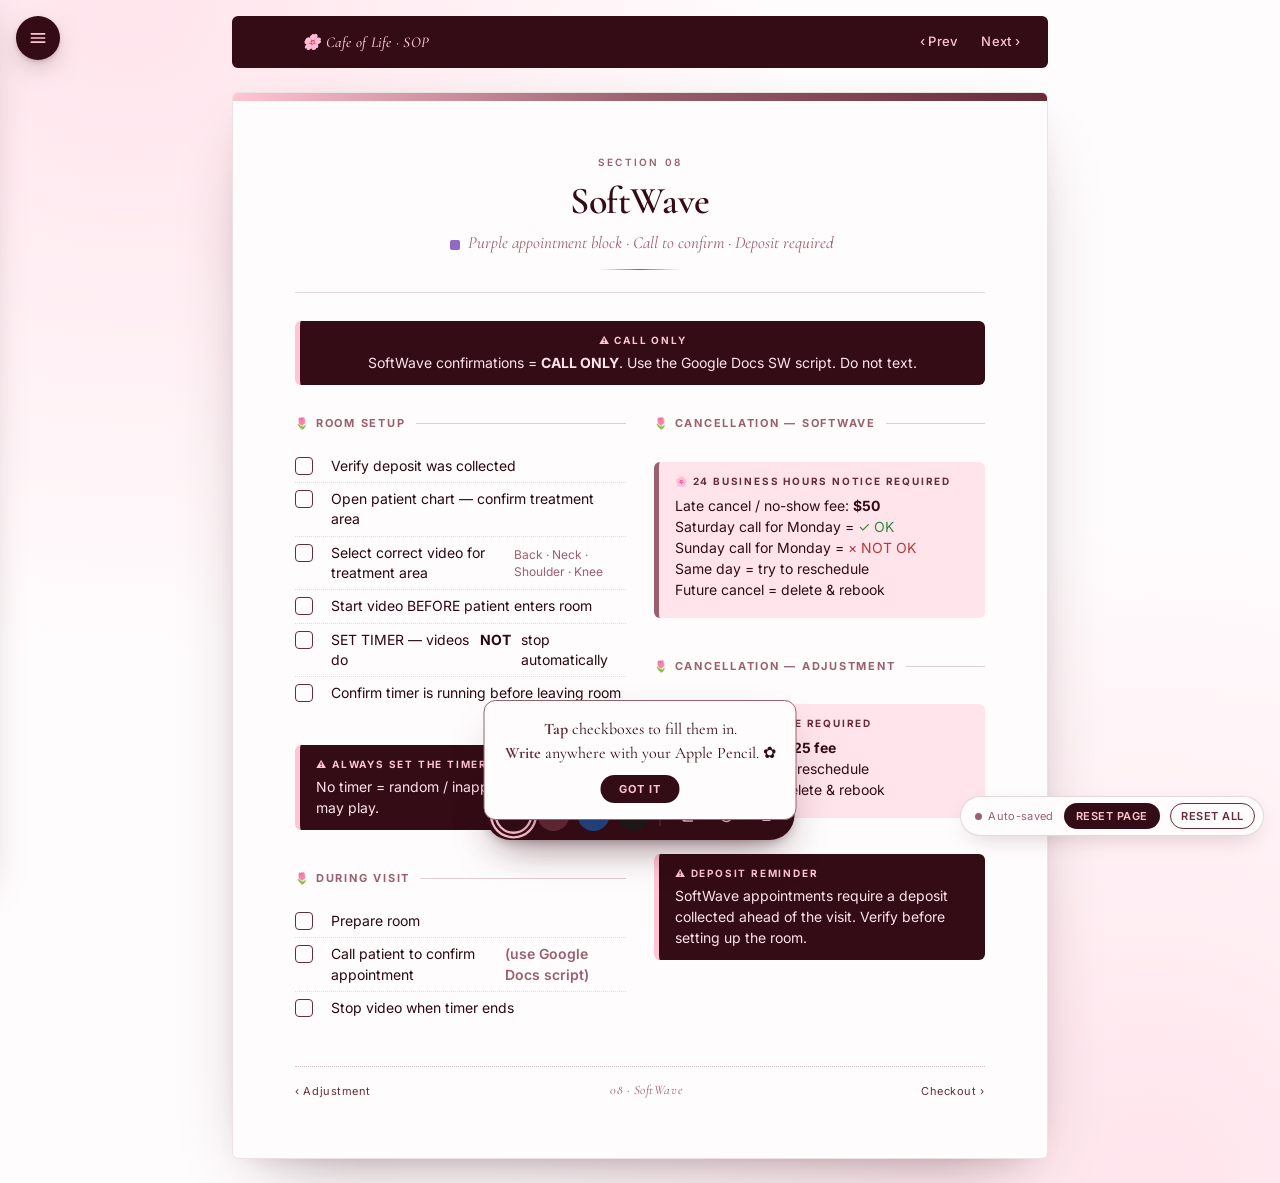
<file: 08-softwave.html>
<!DOCTYPE html>
<html lang="en">
<head>
<meta charset="UTF-8">
<meta name="viewport" content="width=device-width, initial-scale=1.0">
<title>08 &middot; SoftWave &middot; Cafe of Life SOP</title>
<link rel="stylesheet" href="styles.css">
</head>
<body>

<nav class="topnav">
  <span class="brand">&#127800; Cafe of Life &middot; SOP</span>
  <span class="nav-links">
    <a href="index.html">Contents</a>
    <a href="07-adjustment.html">&lsaquo; Prev</a>
    <a href="09-checkout.html">Next &rsaquo;</a>
  </span>
</nav>

<section class="page">
  <header class="page-header">
    <span class="eyebrow">Section 08</span>
    <h1>SoftWave</h1>
    <p class="subtitle"><span style="display:inline-block;width:10px;height:10px;background:#9168C4;border-radius:2px;vertical-align:middle;margin:0 4px;"></span> Purple appointment block &middot; Call to confirm &middot; Deposit required</p>
    <span class="flourish"></span>
  </header>

  <div class="callout warn" style="text-align:center;">
    <span class="label">&#9888; Call only</span>
    SoftWave confirmations = <strong>CALL ONLY</strong>. Use the Google Docs SW script. Do not text.
  </div>

  <div class="cols-2">
    <div class="col">
      <h3 class="sub-heading with-bar">&#127799; Room Setup</h3>
      <ul class="checklist">
        <li>Verify deposit was collected</li>
        <li>Open patient chart &mdash; confirm treatment area</li>
        <li>Select correct video for treatment area
          <span style="display:block; font-size:12px; color:var(--rose); margin-top:3px;">Back &middot; Neck &middot; Shoulder &middot; Knee</span>
        </li>
        <li>Start video BEFORE patient enters room</li>
        <li>SET TIMER &mdash; videos do <strong>NOT</strong> stop automatically</li>
        <li>Confirm timer is running before leaving room</li>
      </ul>

      <div class="callout warn">
        <span class="label">&#9888; Always set the timer</span>
        No timer = random / inappropriate videos may play.
      </div>

      <h3 class="sub-heading with-bar">&#127799; During Visit</h3>
      <ul class="checklist">
        <li>Prepare room</li>
        <li>Call patient to confirm appointment <em class="pink">(use Google Docs script)</em></li>
        <li>Stop video when timer ends</li>
      </ul>
    </div>

    <div class="col">
      <h3 class="sub-heading with-bar">&#127799; Cancellation &mdash; SoftWave</h3>
      <div class="callout tip">
        <span class="label">&#127800; 24 business hours notice required</span>
        <p style="margin:6px 0; font-style:normal;">
          Late cancel / no-show fee: <strong class="plum">$50</strong><br>
          Saturday call for Monday = <span style="color:#2E8B3F;">&check; OK</span><br>
          Sunday call for Monday = <span style="color:#B23B3B;">&times; NOT OK</span><br>
          Same day = try to reschedule<br>
          Future cancel = delete &amp; rebook
        </p>
      </div>

      <h3 class="sub-heading with-bar">&#127799; Cancellation &mdash; Adjustment</h3>
      <div class="callout tip">
        <span class="label">&#127800; 2 hours notice required</span>
        <p style="margin:6px 0; font-style:normal;">
          Inside 2 hours = <strong class="plum">$25 fee</strong><br>
          Same day = try to reschedule<br>
          Future cancel = delete &amp; rebook
        </p>
      </div>

      <div class="callout warn" style="margin-top:14px;">
        <span class="label">&#9888; Deposit reminder</span>
        SoftWave appointments require a deposit collected ahead of the visit. Verify before setting up the room.
      </div>
    </div>
  </div>

  <div class="page-footer">
    <a class="nav-link-back" href="07-adjustment.html">&lsaquo; Adjustment</a>
    <span class="page-num">08 &middot; SoftWave</span>
    <a href="09-checkout.html">Checkout &rsaquo;</a>
  </div>
</section>

<script src="form.js" defer></script>
</body>
</html>
</file>
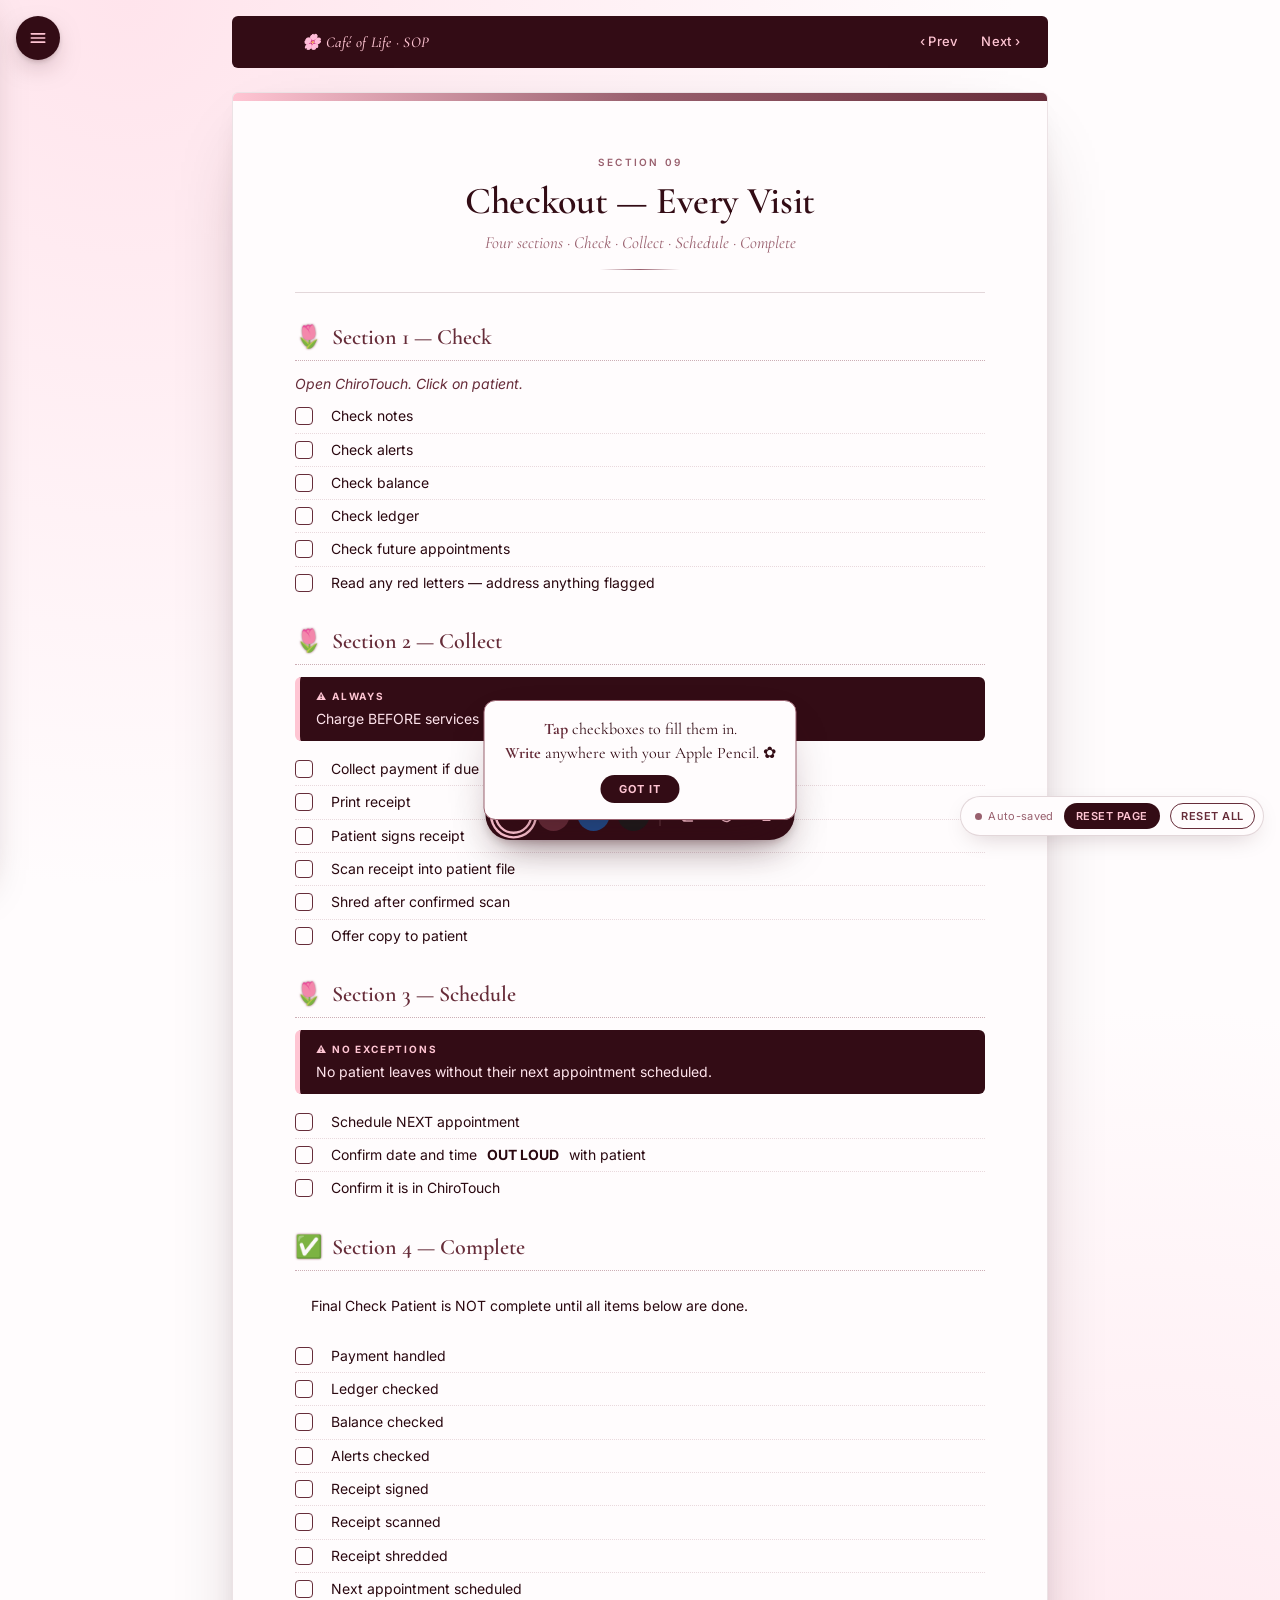
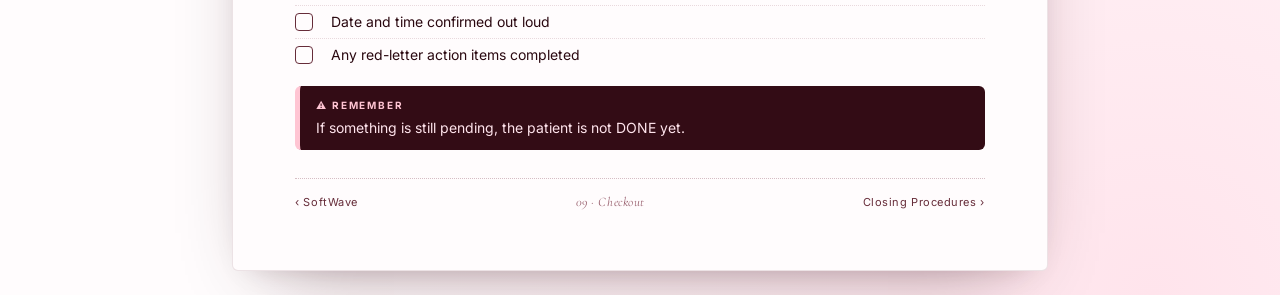
<file: 09-checkout.html>
<!DOCTYPE html>
<html lang="en">
<head>
<meta charset="UTF-8">
<meta name="viewport" content="width=device-width, initial-scale=1.0, viewport-fit=cover">
<title>09 &middot; Checkout &mdash; Every Visit &middot; Café of Life SOP</title>
<link rel="stylesheet" href="styles.css">
</head>
<body>

<nav class="topnav">
  <span class="brand">&#127800; Café of Life &middot; SOP</span>
  <span class="nav-links">
    <a href="index.html">Contents</a>
    <a href="08-softwave.html">&lsaquo; Prev</a>
    <a href="10-closing.html">Next &rsaquo;</a>
  </span>
</nav>

<section class="page">
  <header class="page-header">
    <span class="eyebrow">Section 09</span>
    <h1>Checkout &mdash; Every Visit</h1>
    <p class="subtitle">Four sections &middot; Check &middot; Collect &middot; Schedule &middot; Complete</p>
    <span class="flourish"></span>
  </header>

  <h2 class="section-heading"><span class="icon">&#127799;</span> Section 1 &mdash; Check</h2>
  <p style="font-size:14px; font-style:italic; color:var(--burgundy); margin:6px 0;">Open ChiroTouch. Click on patient.</p>
  <ul class="checklist">
    <li>Check notes</li>
    <li>Check alerts</li>
    <li>Check balance</li>
    <li>Check ledger</li>
    <li>Check future appointments</li>
    <li>Read any red letters &mdash; address anything flagged</li>
  </ul>

  <h2 class="section-heading"><span class="icon">&#127799;</span> Section 2 &mdash; Collect</h2>
  <div class="callout warn">
    <span class="label">&#9888; Always</span>
    Charge BEFORE services rendered.
  </div>
  <ul class="checklist">
    <li>Collect payment if due</li>
    <li>Print receipt</li>
    <li>Patient signs receipt</li>
    <li>Scan receipt into patient file</li>
    <li>Shred after confirmed scan</li>
    <li>Offer copy to patient</li>
  </ul>

  <h2 class="section-heading"><span class="icon">&#127799;</span> Section 3 &mdash; Schedule</h2>
  <div class="callout warn">
    <span class="label">&#9888; No exceptions</span>
    No patient leaves without their next appointment scheduled.
  </div>
  <ul class="checklist">
    <li>Schedule NEXT appointment</li>
    <li>Confirm date and time <strong>OUT LOUD</strong> with patient</li>
    <li>Confirm it is in ChiroTouch</li>
  </ul>

  <h2 class="section-heading"><span class="icon">&#9989;</span> Section 4 &mdash; Complete</h2>
  <div class="callout">
    <span class="label">Final Check</span>
    Patient is NOT complete until all items below are done.
  </div>
  <ul class="checklist">
    <li>Payment handled</li>
    <li>Ledger checked</li>
    <li>Balance checked</li>
    <li>Alerts checked</li>
    <li>Receipt signed</li>
    <li>Receipt scanned</li>
    <li>Receipt shredded</li>
    <li>Next appointment scheduled</li>
    <li>Date and time confirmed out loud</li>
    <li>Any red-letter action items completed</li>
  </ul>

  <div class="callout warn">
    <span class="label">&#9888; Remember</span>
    If something is still pending, the patient is not DONE yet.
  </div>

  <div class="page-footer">
    <a class="nav-link-back" href="08-softwave.html">&lsaquo; SoftWave</a>
    <span class="page-num">09 &middot; Checkout</span>
    <a href="10-closing.html">Closing Procedures &rsaquo;</a>
  </div>
</section>

<script src="form.js" defer></script>
</body>
</html>
</file>
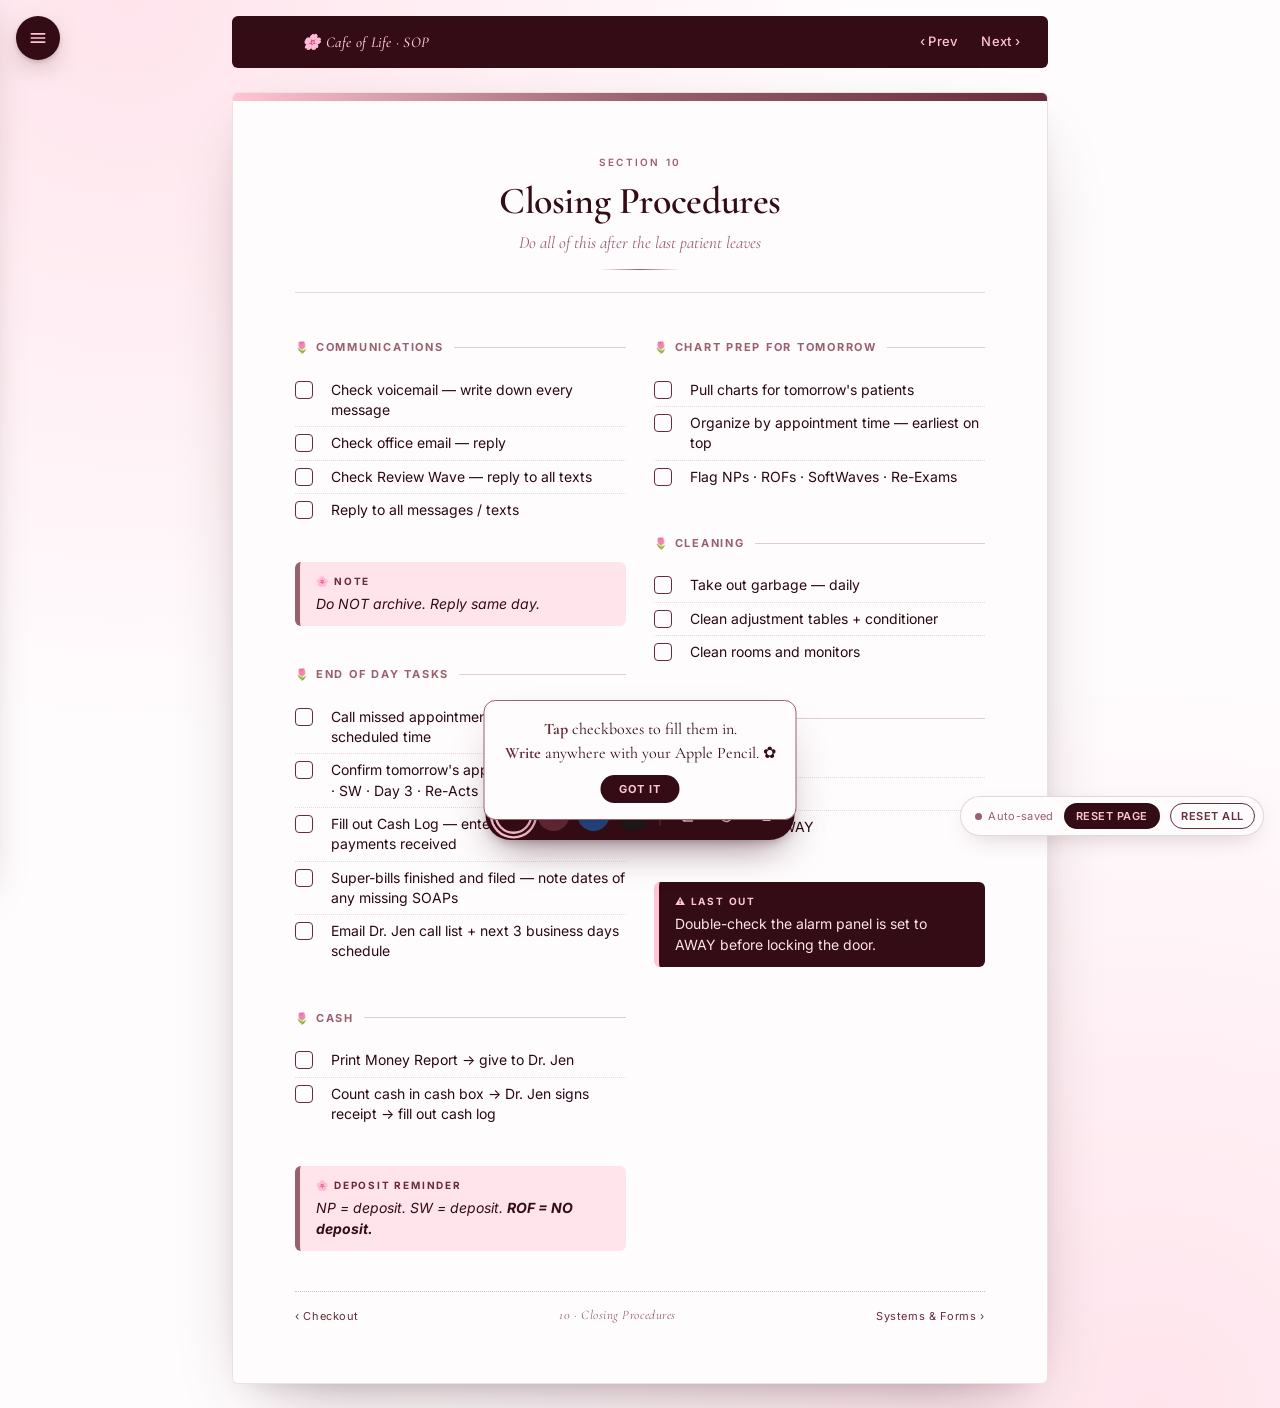
<file: 10-closing.html>
<!DOCTYPE html>
<html lang="en">
<head>
<meta charset="UTF-8">
<meta name="viewport" content="width=device-width, initial-scale=1.0">
<title>10 &middot; Closing Procedures &middot; Cafe of Life SOP</title>
<link rel="stylesheet" href="styles.css">
</head>
<body>

<nav class="topnav">
  <span class="brand">&#127800; Cafe of Life &middot; SOP</span>
  <span class="nav-links">
    <a href="index.html">Contents</a>
    <a href="09-checkout.html">&lsaquo; Prev</a>
    <a href="11-systems-forms.html">Next &rsaquo;</a>
  </span>
</nav>

<section class="page">
  <header class="page-header">
    <span class="eyebrow">Section 10</span>
    <h1>Closing Procedures</h1>
    <p class="subtitle">Do all of this <em>after</em> the last patient leaves</p>
    <span class="flourish"></span>
  </header>

  <div class="cols-2">
    <div class="col">
      <h3 class="sub-heading with-bar">&#127799; Communications</h3>
      <ul class="checklist">
        <li>Check voicemail &mdash; write down every message</li>
        <li>Check office email &mdash; reply</li>
        <li>Check Review Wave &mdash; reply to all texts</li>
        <li>Reply to all messages / texts</li>
      </ul>

      <div class="callout tip">
        <span class="label">&#127800; Note</span>
        Do NOT archive. Reply same day.
      </div>

      <h3 class="sub-heading with-bar">&#127799; End of Day Tasks</h3>
      <ul class="checklist">
        <li>Call missed appointments within 15 min of scheduled time</li>
        <li>Confirm tomorrow's appointments: NP &middot; ROF &middot; SW &middot; Day 3 &middot; Re-Acts</li>
        <li>Fill out Cash Log &mdash; enter N/A under total payments received</li>
        <li>Super-bills finished and filed &mdash; note dates of any missing SOAPs</li>
        <li>Email Dr. Jen call list + next 3 business days schedule</li>
      </ul>

      <h3 class="sub-heading with-bar">&#127799; Cash</h3>
      <ul class="checklist">
        <li>Print Money Report &rarr; give to Dr. Jen</li>
        <li>Count cash in cash box &rarr; Dr. Jen signs receipt &rarr; fill out cash log</li>
      </ul>

      <div class="callout tip">
        <span class="label">&#127800; Deposit reminder</span>
        NP = deposit. SW = deposit. <strong>ROF = NO deposit.</strong>
      </div>
    </div>

    <div class="col">
      <h3 class="sub-heading with-bar">&#127799; Chart Prep for Tomorrow</h3>
      <ul class="checklist">
        <li>Pull charts for tomorrow's patients</li>
        <li>Organize by appointment time &mdash; earliest on top</li>
        <li>Flag NPs &middot; ROFs &middot; SoftWaves &middot; Re-Exams</li>
      </ul>

      <h3 class="sub-heading with-bar">&#127799; Cleaning</h3>
      <ul class="checklist">
        <li>Take out garbage &mdash; daily</li>
        <li>Clean adjustment tables + conditioner</li>
        <li>Clean rooms and monitors</li>
      </ul>

      <h3 class="sub-heading with-bar">&#127799; Lock Up</h3>
      <ul class="checklist">
        <li>TVs off</li>
        <li>Lights off</li>
        <li>Set alarm &rarr; AWAY</li>
      </ul>

      <div class="callout warn" style="margin-top:14px;">
        <span class="label">&#9888; Last out</span>
        Double-check the alarm panel is set to AWAY before locking the door.
      </div>
    </div>
  </div>

  <div class="page-footer">
    <a class="nav-link-back" href="09-checkout.html">&lsaquo; Checkout</a>
    <span class="page-num">10 &middot; Closing Procedures</span>
    <a href="11-systems-forms.html">Systems &amp; Forms &rsaquo;</a>
  </div>
</section>

<script src="form.js" defer></script>
</body>
</html>
</file>
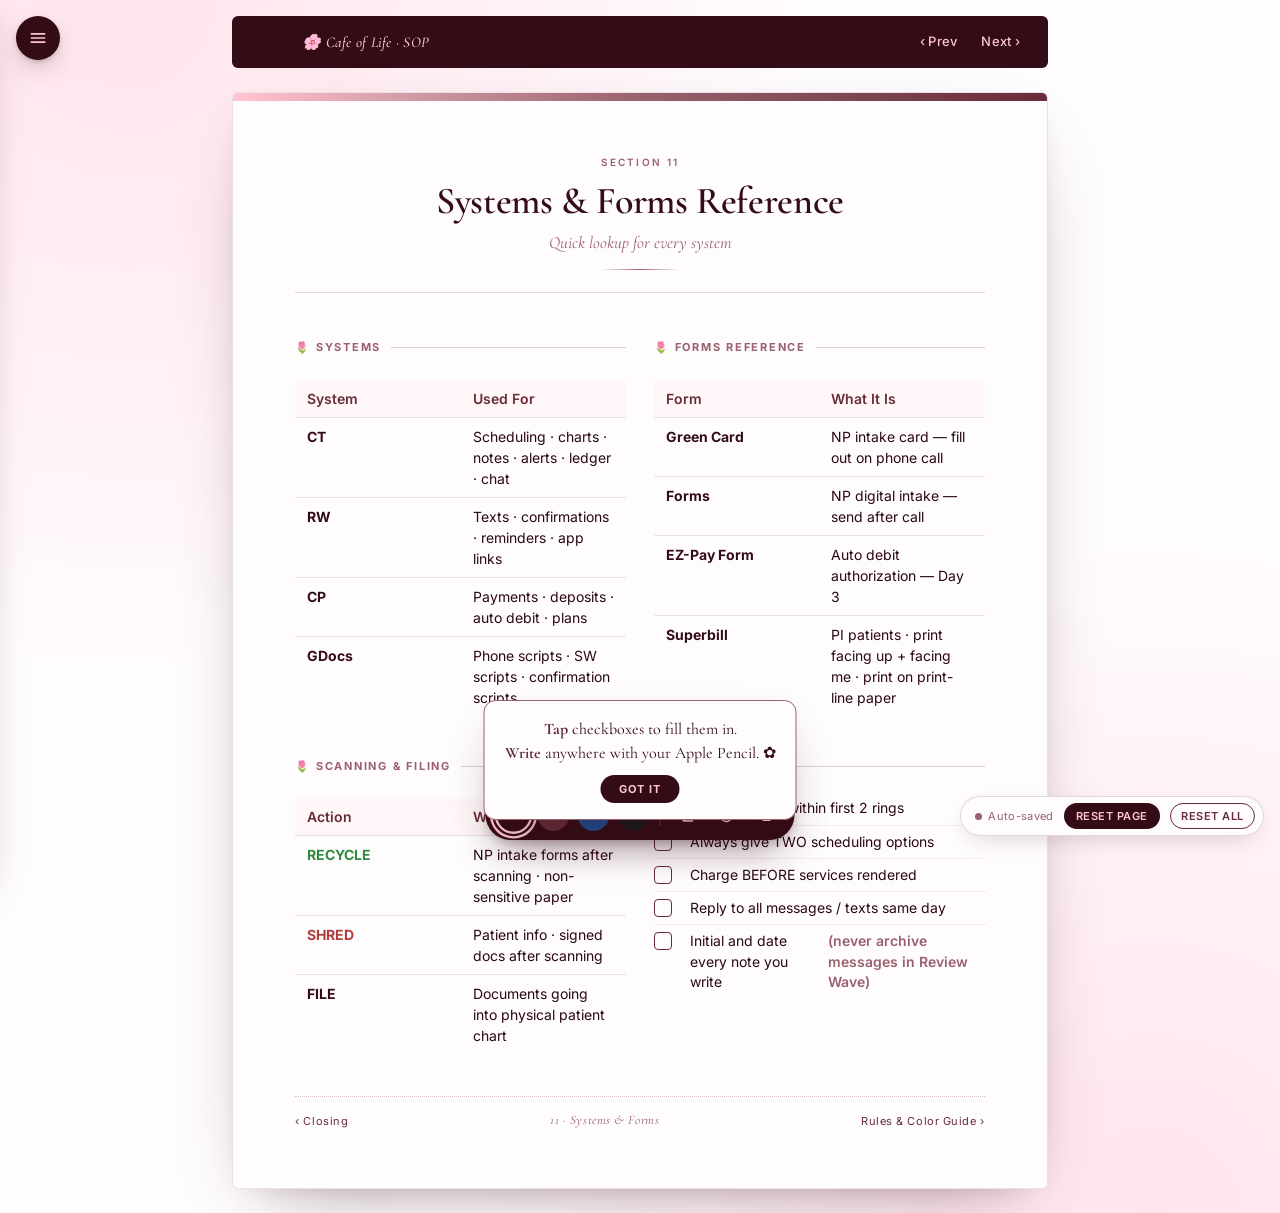
<file: 11-systems-forms.html>
<!DOCTYPE html>
<html lang="en">
<head>
<meta charset="UTF-8">
<meta name="viewport" content="width=device-width, initial-scale=1.0">
<title>11 &middot; Systems &amp; Forms &middot; Cafe of Life SOP</title>
<link rel="stylesheet" href="styles.css">
</head>
<body>

<nav class="topnav">
  <span class="brand">&#127800; Cafe of Life &middot; SOP</span>
  <span class="nav-links">
    <a href="index.html">Contents</a>
    <a href="10-closing.html">&lsaquo; Prev</a>
    <a href="12-rules-colors.html">Next &rsaquo;</a>
  </span>
</nav>

<section class="page">
  <header class="page-header">
    <span class="eyebrow">Section 11</span>
    <h1>Systems &amp; Forms Reference</h1>
    <p class="subtitle">Quick lookup for every system</p>
    <span class="flourish"></span>
  </header>

  <div class="cols-2">
    <div class="col">
      <h3 class="sub-heading with-bar">&#127799; Systems</h3>
      <table class="info-table">
        <tr><th>System</th><th>Used For</th></tr>
        <tr><td><strong class="plum">CT</strong></td><td>Scheduling &middot; charts &middot; notes &middot; alerts &middot; ledger &middot; chat</td></tr>
        <tr><td><strong class="plum">RW</strong></td><td>Texts &middot; confirmations &middot; reminders &middot; app links</td></tr>
        <tr><td><strong class="plum">CP</strong></td><td>Payments &middot; deposits &middot; auto debit &middot; plans</td></tr>
        <tr><td><strong class="plum">GDocs</strong></td><td>Phone scripts &middot; SW scripts &middot; confirmation scripts</td></tr>
      </table>

      <h3 class="sub-heading with-bar">&#127799; Scanning &amp; Filing</h3>
      <table class="info-table">
        <tr><th>Action</th><th>What</th></tr>
        <tr><td><strong style="color:#2E8B3F;">RECYCLE</strong></td><td>NP intake forms after scanning &middot; non-sensitive paper</td></tr>
        <tr><td><strong style="color:#B23B3B;">SHRED</strong></td><td>Patient info &middot; signed docs after scanning</td></tr>
        <tr><td><strong class="plum">FILE</strong></td><td>Documents going into physical patient chart</td></tr>
      </table>
    </div>

    <div class="col">
      <h3 class="sub-heading with-bar">&#127799; Forms Reference</h3>
      <table class="info-table">
        <tr><th>Form</th><th>What It Is</th></tr>
        <tr><td><strong class="plum">Green Card</strong></td><td>NP intake card &mdash; fill out on phone call</td></tr>
        <tr><td><strong class="plum">Forms</strong></td><td>NP digital intake &mdash; send after call</td></tr>
        <tr><td><strong class="plum">EZ-Pay Form</strong></td><td>Auto debit authorization &mdash; Day 3</td></tr>
        <tr><td><strong class="plum">Superbill</strong></td><td>PI patients &middot; print facing up + facing me &middot; print on print-line paper</td></tr>
      </table>

      <h3 class="sub-heading with-bar">&#127799; Quick Rules</h3>
      <ul class="checklist">
        <li>Pick up phone within first 2 rings</li>
        <li>Always give TWO scheduling options</li>
        <li>Charge BEFORE services rendered</li>
        <li>Reply to all messages / texts same day</li>
        <li>Initial and date every note you write <em class="pink">(never archive messages in Review Wave)</em></li>
      </ul>
    </div>
  </div>

  <div class="page-footer">
    <a class="nav-link-back" href="10-closing.html">&lsaquo; Closing</a>
    <span class="page-num">11 &middot; Systems &amp; Forms</span>
    <a href="12-rules-colors.html">Rules &amp; Color Guide &rsaquo;</a>
  </div>
</section>

<script src="form.js" defer></script>
</body>
</html>
</file>
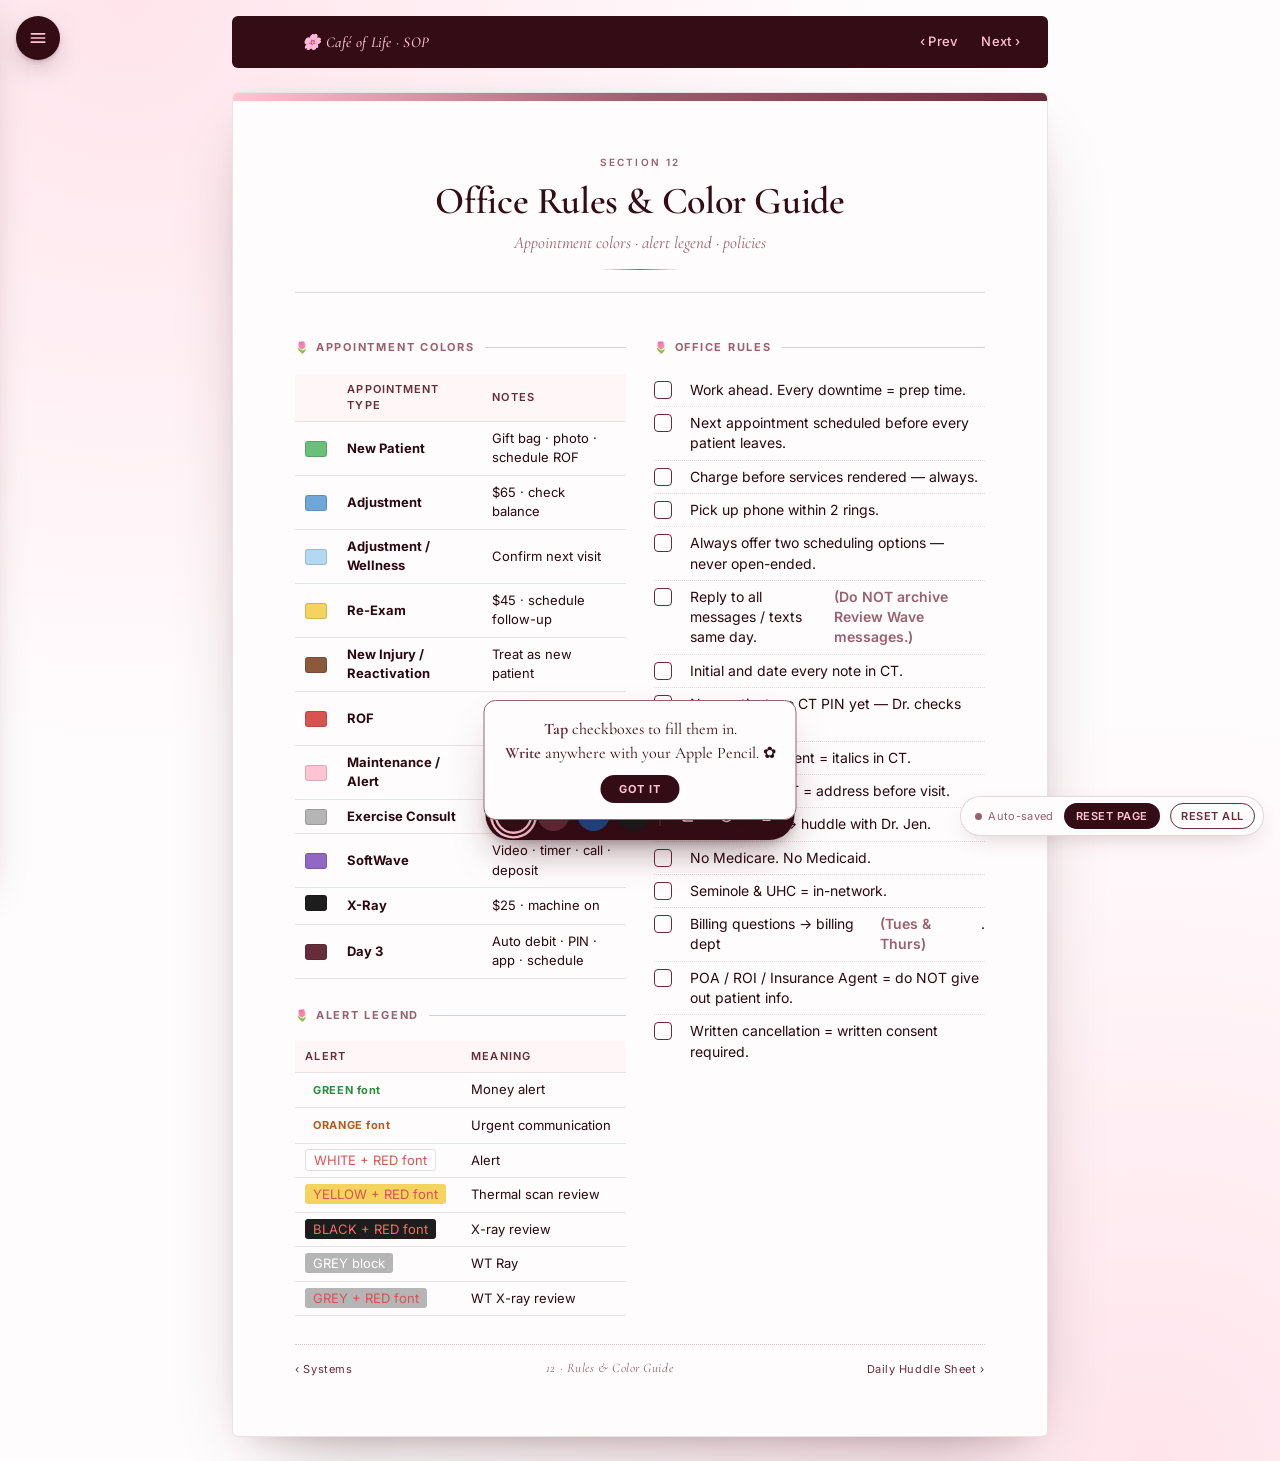
<file: 12-rules-colors.html>
<!DOCTYPE html>
<html lang="en">
<head>
<meta charset="UTF-8">
<meta name="viewport" content="width=device-width, initial-scale=1.0, viewport-fit=cover">
<title>12 &middot; Office Rules &amp; Color Guide &middot; Café of Life SOP</title>
<link rel="stylesheet" href="styles.css">
</head>
<body>

<nav class="topnav">
  <span class="brand">&#127800; Café of Life &middot; SOP</span>
  <span class="nav-links">
    <a href="index.html">Contents</a>
    <a href="11-systems-forms.html">&lsaquo; Prev</a>
    <a href="13-huddle-sheet.html">Next &rsaquo;</a>
  </span>
</nav>

<section class="page">
  <header class="page-header">
    <span class="eyebrow">Section 12</span>
    <h1>Office Rules &amp; Color Guide</h1>
    <p class="subtitle">Appointment colors &middot; alert legend &middot; policies</p>
    <span class="flourish"></span>
  </header>

  <div class="cols-2">
    <div class="col">
      <h3 class="sub-heading with-bar">&#127799; Appointment Colors</h3>
      <table class="color-table">
        <tr><th></th><th>Appointment Type</th><th>Notes</th></tr>
        <tr><td><span class="chip chip-green"></span></td><td><strong>New Patient</strong></td><td>Gift bag &middot; photo &middot; schedule ROF</td></tr>
        <tr><td><span class="chip chip-blue"></span></td><td><strong>Adjustment</strong></td><td>$65 &middot; check balance</td></tr>
        <tr><td><span class="chip chip-lightblue"></span></td><td><strong>Adjustment / Wellness</strong></td><td>Confirm next visit</td></tr>
        <tr><td><span class="chip chip-yellow"></span></td><td><strong>Re-Exam</strong></td><td>$45 &middot; schedule follow-up</td></tr>
        <tr><td><span class="chip chip-brown"></span></td><td><strong>New Injury / Reactivation</strong></td><td>Treat as new patient</td></tr>
        <tr><td><span class="chip chip-red"></span></td><td><strong>ROF</strong></td><td>$55 &middot; care plan &middot; all future visits</td></tr>
        <tr><td><span class="chip chip-pink"></span></td><td><strong>Maintenance / Alert</strong></td><td>Check file alerts</td></tr>
        <tr><td><span class="chip chip-grey"></span></td><td><strong>Exercise Consult</strong></td><td>$95 &middot; room ready</td></tr>
        <tr><td><span class="chip chip-purple"></span></td><td><strong>SoftWave</strong></td><td>Video &middot; timer &middot; call &middot; deposit</td></tr>
        <tr><td><span style="display:inline-block;width:22px;height:16px;border-radius:3px;border:1px solid rgba(0,0,0,0.15);background:#1d1d1d;"></span></td><td><strong>X-Ray</strong></td><td>$25 &middot; machine on</td></tr>
        <tr><td><span class="chip chip-burgundy"></span></td><td><strong>Day 3</strong></td><td>Auto debit &middot; PIN &middot; app &middot; schedule</td></tr>
      </table>

      <h3 class="sub-heading with-bar">&#127799; Alert Legend</h3>
      <table class="color-table">
        <tr><th>Alert</th><th>Meaning</th></tr>
        <tr><td><span class="alert-tag alert-green">GREEN font</span></td><td>Money alert</td></tr>
        <tr><td><span class="alert-tag alert-orange">ORANGE font</span></td><td>Urgent communication</td></tr>
        <tr><td><span class="alert-whitered">WHITE + RED font</span></td><td>Alert</td></tr>
        <tr><td><span class="alert-yellowred">YELLOW + RED font</span></td><td>Thermal scan review</td></tr>
        <tr><td><span class="alert-blackred">BLACK + RED font</span></td><td>X-ray review</td></tr>
        <tr><td><span class="alert-greyblock">GREY block</span></td><td>WT Ray</td></tr>
        <tr><td><span class="alert-greyred">GREY + RED font</span></td><td>WT X-ray review</td></tr>
      </table>
    </div>

    <div class="col">
      <h3 class="sub-heading with-bar">&#127799; Office Rules</h3>
      <ul class="checklist">
        <li>Work ahead. Every downtime = prep time.</li>
        <li>Next appointment scheduled before every patient leaves.</li>
        <li>Charge before services rendered &mdash; always.</li>
        <li>Pick up phone within 2 rings.</li>
        <li>Always offer two scheduling options &mdash; never open-ended.</li>
        <li>Reply to all messages / texts same day. <em class="pink">(Do NOT archive Review Wave messages.)</em></li>
        <li>Initial and date every note in CT.</li>
        <li>New patient: no CT PIN yet &mdash; Dr. checks them in.</li>
        <li>Established patient = italics in CT.</li>
        <li>Red letters in CT = address before visit.</li>
        <li>Angry patient &rarr; huddle with Dr. Jen.</li>
        <li>No Medicare. No Medicaid.</li>
        <li>Seminole &amp; UHC = in-network.</li>
        <li>Billing questions &rarr; billing dept <em class="pink">(Tues &amp; Thurs)</em>.</li>
        <li>POA / ROI / Insurance Agent = do NOT give out patient info.</li>
        <li>Written cancellation = written consent required.</li>
      </ul>
    </div>
  </div>

  <div class="page-footer">
    <a class="nav-link-back" href="11-systems-forms.html">&lsaquo; Systems</a>
    <span class="page-num">12 &middot; Rules &amp; Color Guide</span>
    <a href="13-huddle-sheet.html">Daily Huddle Sheet &rsaquo;</a>
  </div>
</section>

<script src="form.js" defer></script>
</body>
</html>
</file>
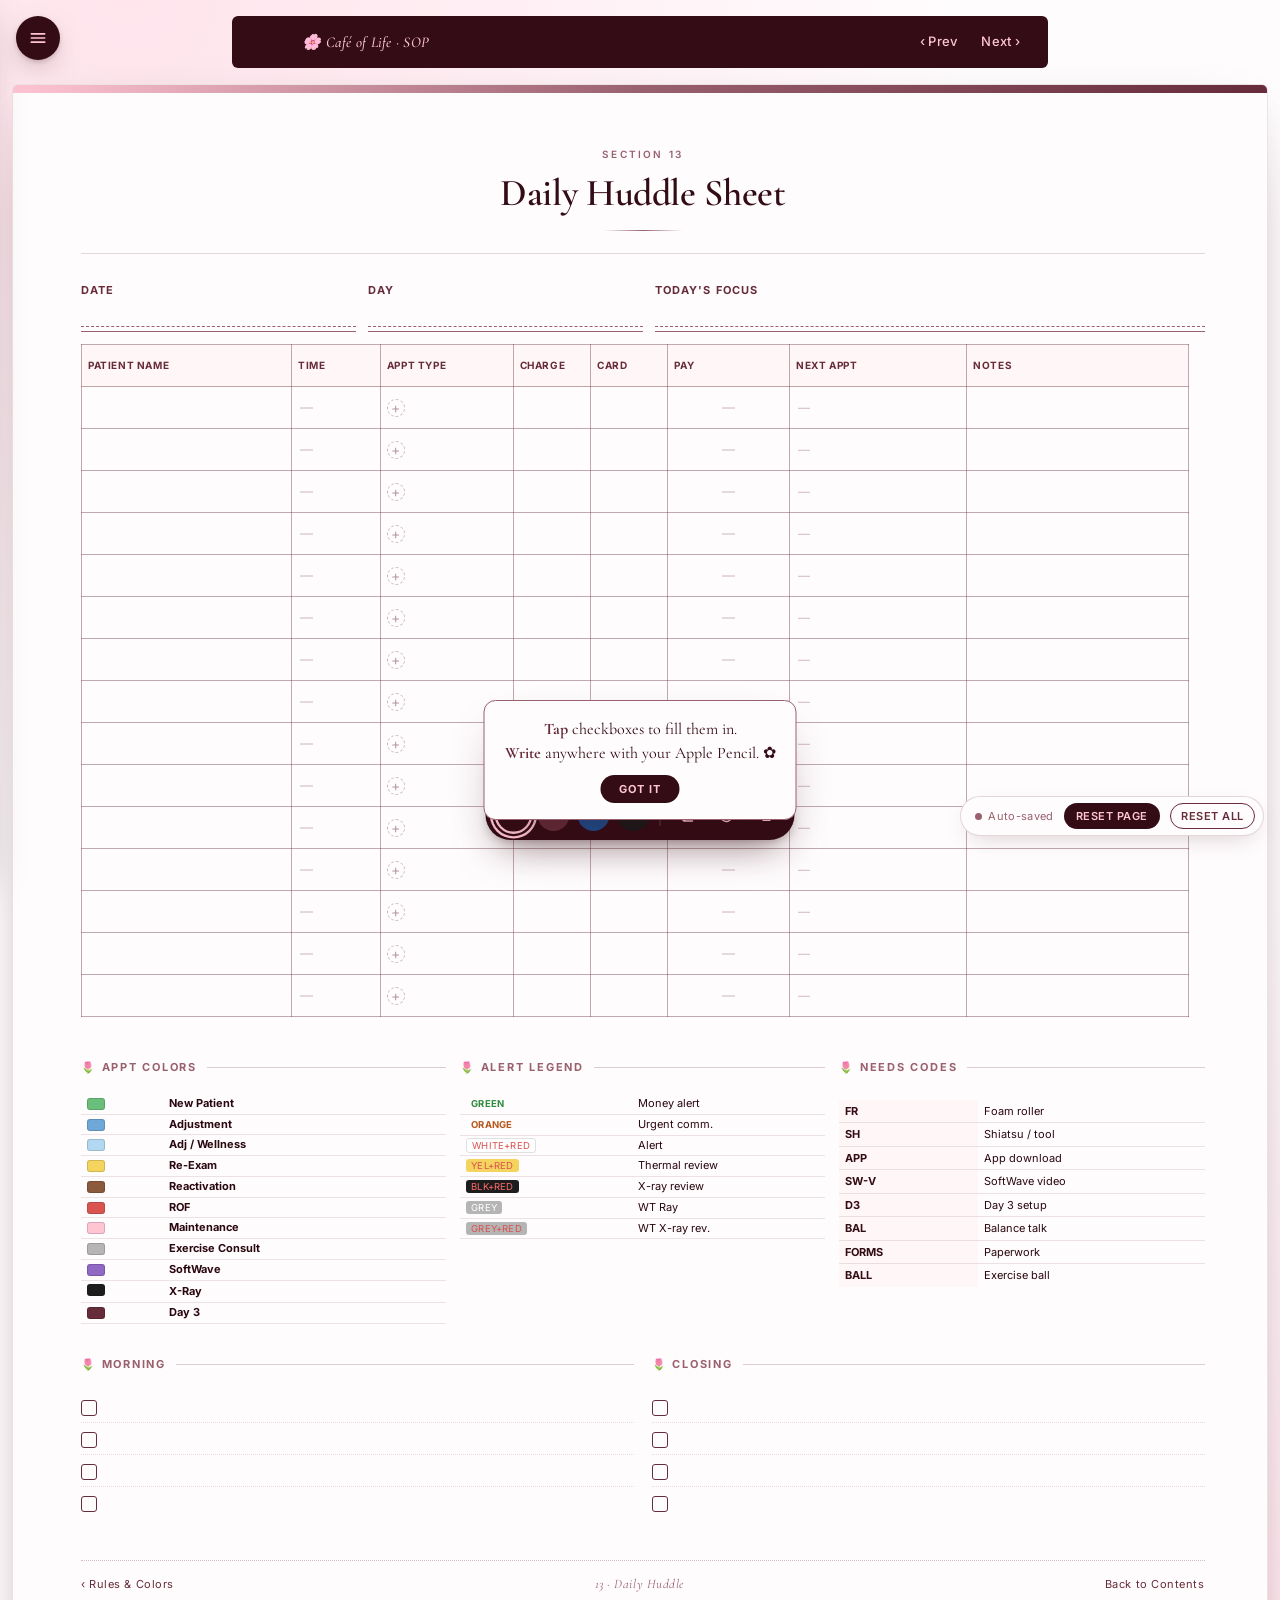
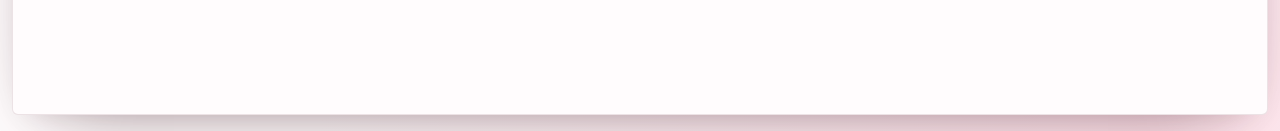
<file: 13-huddle-sheet.html>
<!DOCTYPE html>
<html lang="en">
<head>
<meta charset="UTF-8">
<meta name="viewport" content="width=device-width, initial-scale=1.0, viewport-fit=cover">
<title>13 &middot; Daily Huddle Sheet &middot; Café of Life SOP</title>
<link rel="stylesheet" href="styles.css">
</head>
<body>

<nav class="topnav">
  <span class="brand">&#127800; Café of Life &middot; SOP</span>
  <span class="nav-links">
    <a href="index.html">Contents</a>
    <a href="12-rules-colors.html">&lsaquo; Prev</a>
    <a href="14-notes.html">Next &rsaquo;</a>
  </span>
</nav>

<section class="page huddle-page">
  <header class="page-header">
    <span class="eyebrow">Section 13</span>
    <h1>Daily Huddle Sheet</h1>
    <span class="flourish"></span>
  </header>

  <div class="huddle-header">
    <div>
      <label>Date</label>
      <input class="sop-text" name="huddle_date" type="text" placeholder="">
    </div>
    <div>
      <label>Day</label>
      <input class="sop-text" name="huddle_day" type="text" placeholder="">
    </div>
    <div>
      <label>Today's Focus</label>
      <input class="sop-text" name="huddle_focus" type="text" placeholder="">
    </div>
  </div>

  <div class="huddle-scroll">
  <table class="huddle-table" data-huddle="true">
    <thead>
      <tr>
        <th style="width:19%;">Patient Name</th>
        <th style="width:8%;">Time</th>
        <th style="width:12%;">Appt Type</th>
        <th style="width:7%;">Charge</th>
        <th style="width:7%;">Card</th>
        <th style="width:11%;">Pay</th>
        <th style="width:16%;">Next Appt</th>
        <th>Notes</th>
      </tr>
    </thead>
    <tbody data-huddle-rows="15"></tbody>
  </table>
  </div>

  <div class="cols-3" style="margin-top:18px; gap:14px;">
    <div class="col">
      <h3 class="sub-heading with-bar">&#127799; Appt Colors</h3>
      <table class="color-table compact">
        <tr><td><span class="chip chip-green"></span></td><td><strong>New Patient</strong></td></tr>
        <tr><td><span class="chip chip-blue"></span></td><td><strong>Adjustment</strong></td></tr>
        <tr><td><span class="chip chip-lightblue"></span></td><td><strong>Adj / Wellness</strong></td></tr>
        <tr><td><span class="chip chip-yellow"></span></td><td><strong>Re-Exam</strong></td></tr>
        <tr><td><span class="chip chip-brown"></span></td><td><strong>Reactivation</strong></td></tr>
        <tr><td><span class="chip chip-red"></span></td><td><strong>ROF</strong></td></tr>
        <tr><td><span class="chip chip-pink"></span></td><td><strong>Maintenance</strong></td></tr>
        <tr><td><span class="chip chip-grey"></span></td><td><strong>Exercise Consult</strong></td></tr>
        <tr><td><span class="chip chip-purple"></span></td><td><strong>SoftWave</strong></td></tr>
        <tr><td><span style="display:inline-block;width:18px;height:12px;border-radius:3px;border:1px solid rgba(0,0,0,0.15);background:#1d1d1d;"></span></td><td><strong>X-Ray</strong></td></tr>
        <tr><td><span class="chip chip-burgundy"></span></td><td><strong>Day 3</strong></td></tr>
      </table>
    </div>

    <div class="col">
      <h3 class="sub-heading with-bar">&#127799; Alert Legend</h3>
      <table class="color-table compact">
        <tr><td><span class="alert-tag alert-green">GREEN</span></td><td>Money alert</td></tr>
        <tr><td><span class="alert-tag alert-orange">ORANGE</span></td><td>Urgent comm.</td></tr>
        <tr><td><span class="alert-whitered">WHITE+RED</span></td><td>Alert</td></tr>
        <tr><td><span class="alert-yellowred">YEL+RED</span></td><td>Thermal review</td></tr>
        <tr><td><span class="alert-blackred">BLK+RED</span></td><td>X-ray review</td></tr>
        <tr><td><span class="alert-greyblock">GREY</span></td><td>WT Ray</td></tr>
        <tr><td><span class="alert-greyred">GREY+RED</span></td><td>WT X-ray rev.</td></tr>
      </table>
    </div>

    <div class="col">
      <h3 class="sub-heading with-bar">&#127799; Needs Codes</h3>
      <table class="info-table compact" style="font-size:11px;">
        <tr><th style="width:30%;"><strong class="plum">FR</strong></th><td>Foam roller</td></tr>
        <tr><th><strong class="plum">SH</strong></th><td>Shiatsu / tool</td></tr>
        <tr><th><strong class="plum">APP</strong></th><td>App download</td></tr>
        <tr><th><strong class="plum">SW-V</strong></th><td>SoftWave video</td></tr>
        <tr><th><strong class="plum">D3</strong></th><td>Day 3 setup</td></tr>
        <tr><th><strong class="plum">BAL</strong></th><td>Balance talk</td></tr>
        <tr><th><strong class="plum">FORMS</strong></th><td>Paperwork</td></tr>
        <tr><th><strong class="plum">BALL</strong></th><td>Exercise ball</td></tr>
      </table>
    </div>
  </div>

  <div class="cols-2" style="margin-top:14px; gap:18px;">
    <div class="col">
      <h3 class="sub-heading with-bar">&#127799; Morning</h3>
      <ul class="checklist" style="font-size:13px;">
        <li></li>
        <li></li>
        <li></li>
        <li></li>
      </ul>
    </div>

    <div class="col">
      <h3 class="sub-heading with-bar">&#127799; Closing</h3>
      <ul class="checklist" style="font-size:13px;">
        <li></li>
        <li></li>
        <li></li>
        <li></li>
      </ul>
    </div>
  </div>

  <div class="page-footer">
    <a class="nav-link-back" href="12-rules-colors.html">&lsaquo; Rules &amp; Colors</a>
    <span class="page-num">13 &middot; Daily Huddle</span>
    <a href="index.html">Back to Contents</a>
  </div>
</section>

<script src="form.js" defer></script>
</body>
</html>
</file>
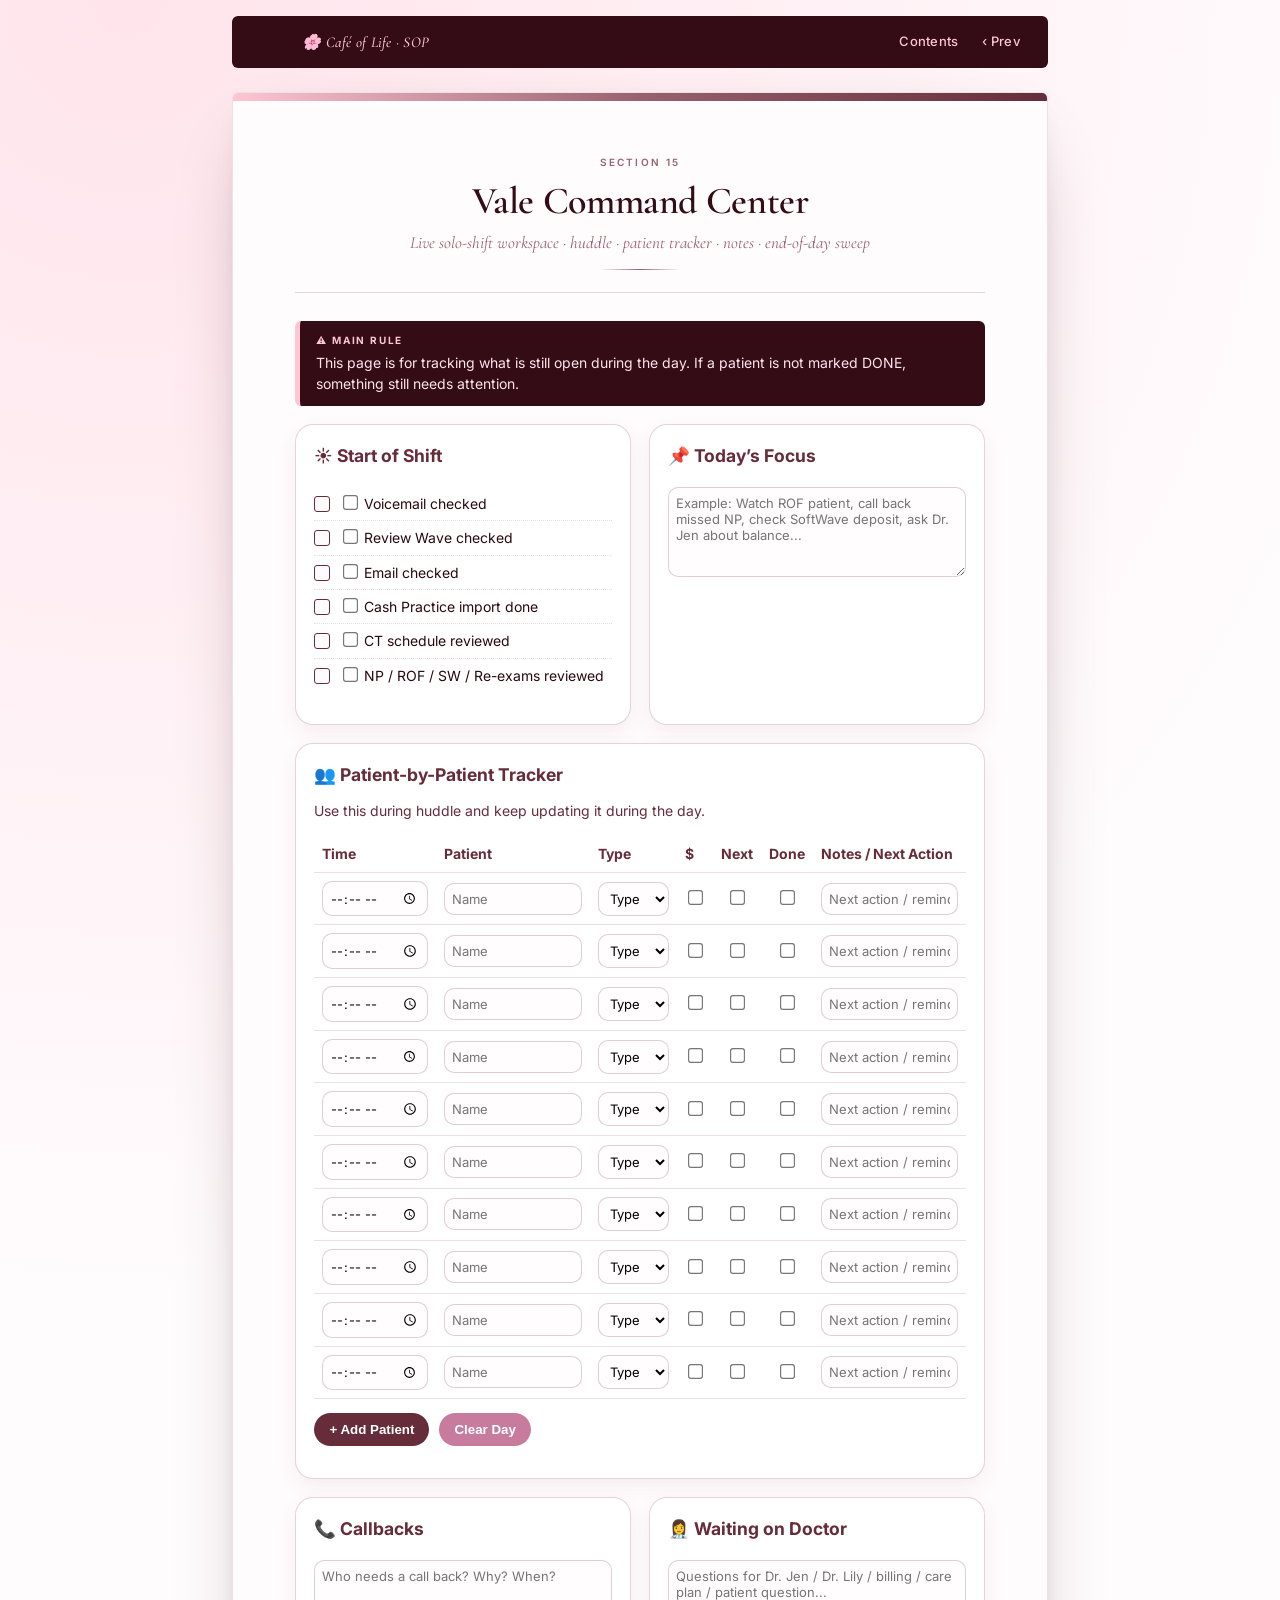
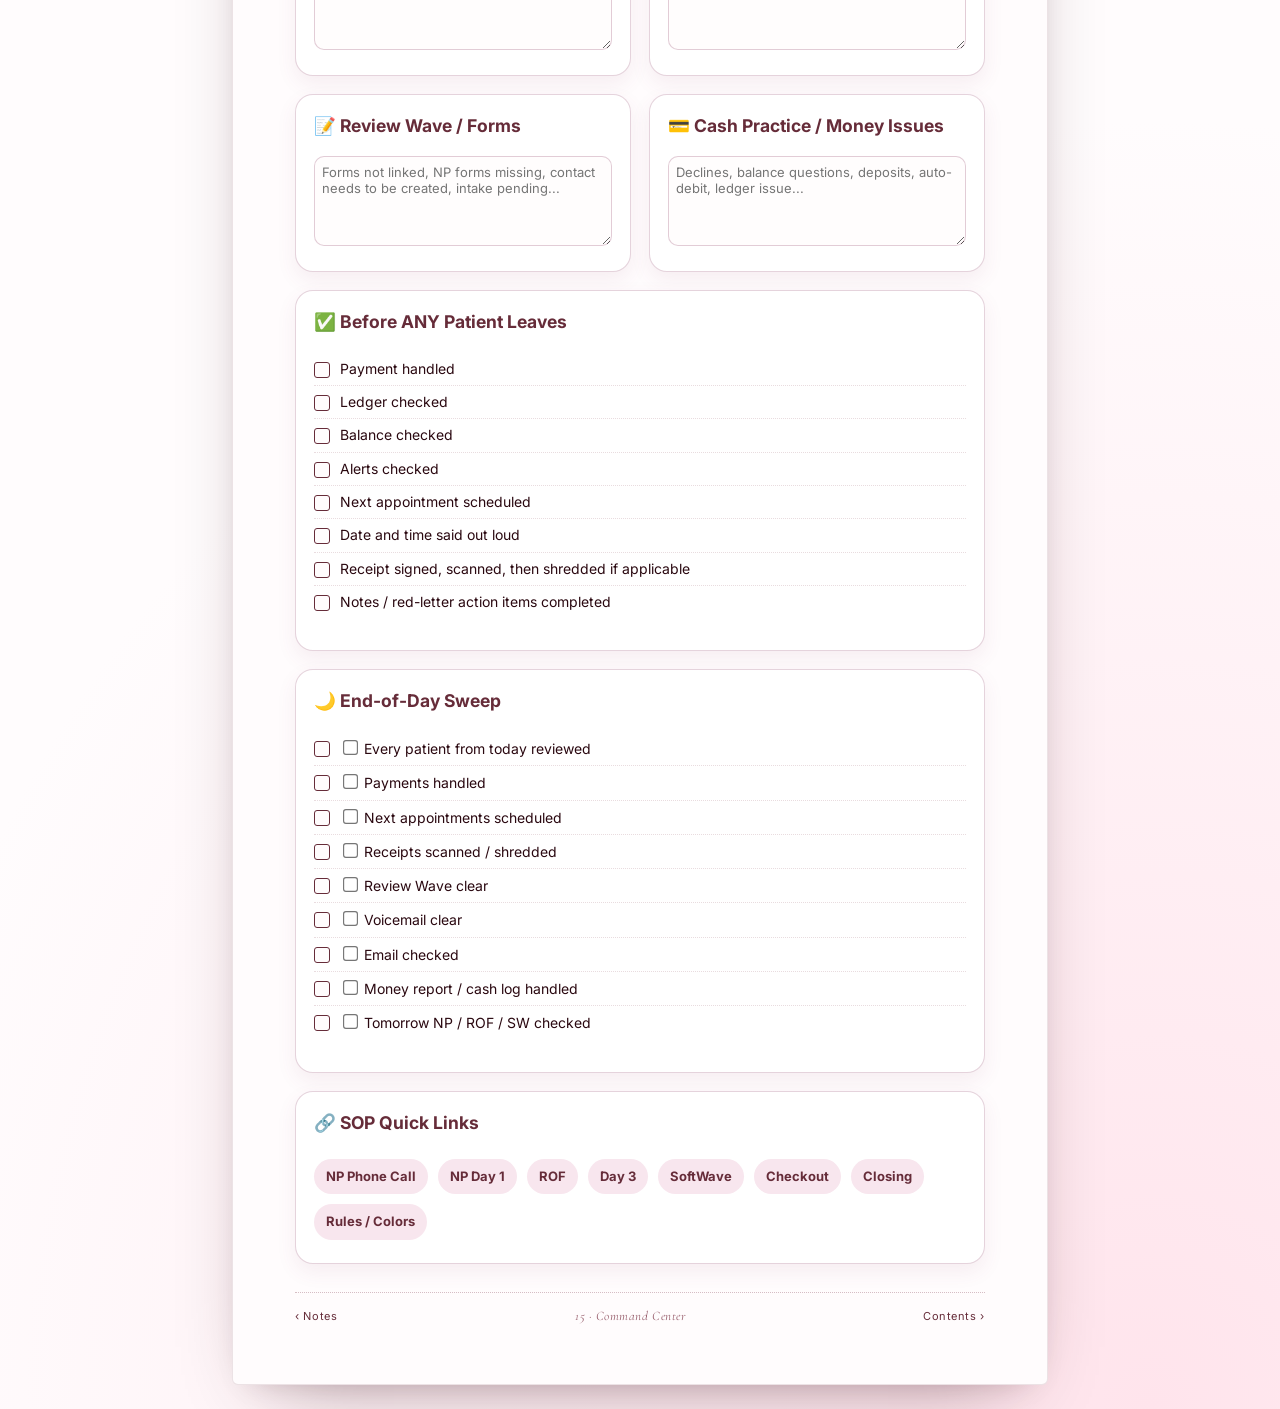
<file: 15-command-center.html>
<!DOCTYPE html>
<html lang="en">
<head>
<meta charset="UTF-8">
<meta name="viewport" content="width=device-width, initial-scale=1.0, viewport-fit=cover">
<title>15 &middot; Vale Command Center &middot; Café of Life SOP</title>
<link rel="stylesheet" href="styles.css">

<style>
  .command-grid {
    display: grid;
    grid-template-columns: 1fr 1fr;
    gap: 18px;
    margin: 18px 0;
  }

  .full-width {
    grid-column: 1 / -1;
  }

  .command-box {
    background: #fff;
    border: 1px solid rgba(139, 58, 98, 0.22);
    border-radius: 18px;
    padding: 18px;
    box-shadow: 0 8px 20px rgba(139, 58, 98, 0.08);
  }

  .command-box h3 {
    margin-top: 0;
    color: var(--burgundy);
  }

  .patient-table {
    width: 100%;
    border-collapse: collapse;
    font-size: 14px;
  }

  .patient-table th,
  .patient-table td {
    border-bottom: 1px solid rgba(139, 58, 98, 0.16);
    padding: 8px;
    text-align: left;
  }

  .patient-table th {
    color: var(--burgundy);
    font-weight: 700;
  }

  input, textarea, select {
    width: 100%;
    box-sizing: border-box;
    border: 1px solid rgba(139, 58, 98, 0.25);
    border-radius: 10px;
    padding: 7px;
    font-family: inherit;
    font-size: 13px;
    background: #fffdfd;
  }

  textarea {
    min-height: 90px;
    resize: vertical;
  }

  .tiny-check {
    width: auto;
    transform: scale(1.15);
  }

  .button-row {
    display: flex;
    gap: 10px;
    flex-wrap: wrap;
    margin: 14px 0;
  }

  .mini-button {
    border: none;
    border-radius: 999px;
    padding: 9px 15px;
    background: var(--burgundy);
    color: white;
    font-weight: 700;
    cursor: pointer;
  }

  .mini-button.secondary {
    background: #c77b9d;
  }

  .quick-links-command a {
    display: inline-block;
    margin: 5px 6px 5px 0;
    padding: 8px 12px;
    border-radius: 999px;
    background: #f8e6ee;
    color: var(--burgundy);
    text-decoration: none;
    font-size: 13px;
    font-weight: 700;
  }

  @media (max-width: 800px) {
    .command-grid {
      grid-template-columns: 1fr;
    }
  }
</style>
</head>

<body>

<nav class="topnav">
  <span class="brand">&#127800; Café of Life &middot; SOP</span>
  <span class="nav-links">
    <a href="index.html">Contents</a>
    <a href="14-notes.html">&lsaquo; Prev</a>
  </span>
</nav>

<section class="page">
  <header class="page-header">
    <span class="eyebrow">Section 15</span>
    <h1>Vale Command Center</h1>
    <p class="subtitle">Live solo-shift workspace &middot; huddle &middot; patient tracker &middot; notes &middot; end-of-day sweep</p>
    <span class="flourish"></span>
  </header>

  <div class="callout warn">
    <span class="label">&#9888; Main Rule</span>
    This page is for tracking what is still open during the day. If a patient is not marked DONE, something still needs attention.
  </div>

  <div class="command-grid">

    <div class="command-box">
      <h3>&#9728; Start of Shift</h3>
      <ul class="checklist">
        <li><label><input class="tiny-check save-check" type="checkbox"> Voicemail checked</label></li>
        <li><label><input class="tiny-check save-check" type="checkbox"> Review Wave checked</label></li>
        <li><label><input class="tiny-check save-check" type="checkbox"> Email checked</label></li>
        <li><label><input class="tiny-check save-check" type="checkbox"> Cash Practice import done</label></li>
        <li><label><input class="tiny-check save-check" type="checkbox"> CT schedule reviewed</label></li>
        <li><label><input class="tiny-check save-check" type="checkbox"> NP / ROF / SW / Re-exams reviewed</label></li>
      </ul>
    </div>

    <div class="command-box">
      <h3>&#128204; Today’s Focus</h3>
      <textarea id="todayFocus" placeholder="Example: Watch ROF patient, call back missed NP, check SoftWave deposit, ask Dr. Jen about balance..."></textarea>
    </div>

    <div class="command-box full-width">
      <h3>&#128101; Patient-by-Patient Tracker</h3>
      <p style="font-size:14px; color:var(--burgundy); margin-top:-6px;">
        Use this during huddle and keep updating it during the day.
      </p>

      <table class="patient-table" id="patientTable">
        <thead>
          <tr>
            <th>Time</th>
            <th>Patient</th>
            <th>Type</th>
            <th>$</th>
            <th>Next</th>
            <th>Done</th>
            <th>Notes / Next Action</th>
          </tr>
        </thead>
        <tbody id="patientRows"></tbody>
      </table>

      <div class="button-row">
        <button class="mini-button" onclick="addPatientRow()">+ Add Patient</button>
        <button class="mini-button secondary" onclick="clearCommandCenter()">Clear Day</button>
      </div>
    </div>

    <div class="command-box">
      <h3>&#128222; Callbacks</h3>
      <textarea id="callbacks" placeholder="Who needs a call back? Why? When?"></textarea>
    </div>

    <div class="command-box">
      <h3>&#128105;&#8205;&#9877; Waiting on Doctor</h3>
      <textarea id="waitingDoctor" placeholder="Questions for Dr. Jen / Dr. Lily / billing / care plan / patient question..."></textarea>
    </div>

    <div class="command-box">
      <h3>&#128221; Review Wave / Forms</h3>
      <textarea id="formsNotes" placeholder="Forms not linked, NP forms missing, contact needs to be created, intake pending..."></textarea>
    </div>

    <div class="command-box">
      <h3>&#128179; Cash Practice / Money Issues</h3>
      <textarea id="moneyNotes" placeholder="Declines, balance questions, deposits, auto-debit, ledger issue..."></textarea>
    </div>

    <div class="command-box full-width">
      <h3>&#9989; Before ANY Patient Leaves</h3>
      <ul class="checklist">
        <li>Payment handled</li>
        <li>Ledger checked</li>
        <li>Balance checked</li>
        <li>Alerts checked</li>
        <li>Next appointment scheduled</li>
        <li>Date and time said out loud</li>
        <li>Receipt signed, scanned, then shredded if applicable</li>
        <li>Notes / red-letter action items completed</li>
      </ul>
    </div>

    <div class="command-box full-width">
      <h3>&#127769; End-of-Day Sweep</h3>
      <ul class="checklist">
        <li><label><input class="tiny-check save-check" type="checkbox"> Every patient from today reviewed</label></li>
        <li><label><input class="tiny-check save-check" type="checkbox"> Payments handled</label></li>
        <li><label><input class="tiny-check save-check" type="checkbox"> Next appointments scheduled</label></li>
        <li><label><input class="tiny-check save-check" type="checkbox"> Receipts scanned / shredded</label></li>
        <li><label><input class="tiny-check save-check" type="checkbox"> Review Wave clear</label></li>
        <li><label><input class="tiny-check save-check" type="checkbox"> Voicemail clear</label></li>
        <li><label><input class="tiny-check save-check" type="checkbox"> Email checked</label></li>
        <li><label><input class="tiny-check save-check" type="checkbox"> Money report / cash log handled</label></li>
        <li><label><input class="tiny-check save-check" type="checkbox"> Tomorrow NP / ROF / SW checked</label></li>
      </ul>
    </div>

    <div class="command-box full-width">
      <h3>&#128279; SOP Quick Links</h3>
      <div class="quick-links-command">
        <a href="02-np-call.html">NP Phone Call</a>
        <a href="03-day-1.html">NP Day 1</a>
        <a href="04-day-2-rof.html">ROF</a>
        <a href="05-day-3.html">Day 3</a>
        <a href="08-softwave.html">SoftWave</a>
        <a href="09-checkout.html">Checkout</a>
        <a href="10-closing.html">Closing</a>
        <a href="12-rules-colors.html">Rules / Colors</a>
      </div>
    </div>

  </div>

  <div class="page-footer">
    <a class="nav-link-back" href="14-notes.html">&lsaquo; Notes</a>
    <span class="page-num">15 &middot; Command Center</span>
    <a href="index.html">Contents &rsaquo;</a>
  </div>
</section>

<script>
const STORAGE_KEY = "valeCommandCenter";

function getPatientRowHTML(data = {}) {
  return `
    <tr>
      <td><input class="save-field" type="time" value="${data.time || ""}"></td>
      <td><input class="save-field" type="text" value="${data.patient || ""}" placeholder="Name"></td>
      <td>
        <select class="save-field">
          <option value="" ${!data.type ? "selected" : ""}>Type</option>
          <option ${data.type === "Adjustment" ? "selected" : ""}>Adjustment</option>
          <option ${data.type === "NP" ? "selected" : ""}>NP</option>
          <option ${data.type === "ROF" ? "selected" : ""}>ROF</option>
          <option ${data.type === "Day 3" ? "selected" : ""}>Day 3</option>
          <option ${data.type === "SoftWave" ? "selected" : ""}>SoftWave</option>
          <option ${data.type === "Re-Exam" ? "selected" : ""}>Re-Exam</option>
          <option ${data.type === "Exercise" ? "selected" : ""}>Exercise</option>
          <option ${data.type === "Wellness" ? "selected" : ""}>Wellness</option>
        </select>
      </td>
      <td style="text-align:center;"><input class="tiny-check save-field" type="checkbox" ${data.paid ? "checked" : ""}></td>
      <td style="text-align:center;"><input class="tiny-check save-field" type="checkbox" ${data.next ? "checked" : ""}></td>
      <td style="text-align:center;"><input class="tiny-check save-field" type="checkbox" ${data.done ? "checked" : ""}></td>
      <td><input class="save-field" type="text" value="${data.notes || ""}" placeholder="Next action / reminder"></td>
    </tr>
  `;
}

function addPatientRow(data = {}) {
  document.getElementById("patientRows").insertAdjacentHTML("beforeend", getPatientRowHTML(data));
  attachSaveListeners();
  saveCommandCenter();
}

function saveCommandCenter() {
  const rows = [];
  document.querySelectorAll("#patientRows tr").forEach(row => {
    const fields = row.querySelectorAll("input, select");
    rows.push({
      time: fields[0].value,
      patient: fields[1].value,
      type: fields[2].value,
      paid: fields[3].checked,
      next: fields[4].checked,
      done: fields[5].checked,
      notes: fields[6].value
    });
  });

  const checks = Array.from(document.querySelectorAll(".save-check")).map(cb => cb.checked);

  const data = {
    todayFocus: document.getElementById("todayFocus").value,
    callbacks: document.getElementById("callbacks").value,
    waitingDoctor: document.getElementById("waitingDoctor").value,
    formsNotes: document.getElementById("formsNotes").value,
    moneyNotes: document.getElementById("moneyNotes").value,
    rows,
    checks
  };

  localStorage.setItem(STORAGE_KEY, JSON.stringify(data));
}

function loadCommandCenter() {
  const saved = localStorage.getItem(STORAGE_KEY);

  if (!saved) {
    for (let i = 0; i < 10; i++) addPatientRow();
    return;
  }

  const data = JSON.parse(saved);

  document.getElementById("todayFocus").value = data.todayFocus || "";
  document.getElementById("callbacks").value = data.callbacks || "";
  document.getElementById("waitingDoctor").value = data.waitingDoctor || "";
  document.getElementById("formsNotes").value = data.formsNotes || "";
  document.getElementById("moneyNotes").value = data.moneyNotes || "";

  if (data.rows && data.rows.length) {
    data.rows.forEach(row => addPatientRow(row));
  } else {
    for (let i = 0; i < 10; i++) addPatientRow();
  }

  if (data.checks) {
    document.querySelectorAll(".save-check").forEach((cb, index) => {
      cb.checked = data.checks[index] || false;
    });
  }

  attachSaveListeners();
}

function attachSaveListeners() {
  document.querySelectorAll(".save-field, .save-check, textarea").forEach(el => {
    el.removeEventListener("input", saveCommandCenter);
    el.removeEventListener("change", saveCommandCenter);
    el.addEventListener("input", saveCommandCenter);
    el.addEventListener("change", saveCommandCenter);
  });
}

function clearCommandCenter() {
  if (confirm("Clear today’s Command Center?")) {
    localStorage.removeItem(STORAGE_KEY);
    location.reload();
  }
}

window.addEventListener("load", loadCommandCenter);
</script>

</body>
</html>
</file>
<file: styles.css>
/* ===========================================================
   Café of Life Chiropractic & Wellness — SOP Shared Styles
   Palette: #FFC5D3 (pink), #99606E (rose), #662C39 (burgundy), #330C15 (deep plum)
   =========================================================== */

@import url('https://fonts.googleapis.com/css2?family=Cormorant+Garamond:wght@400;500;600;700&family=Inter:wght@400;500;600;700&family=Caveat:wght@500;700&display=swap');

:root {
  --pink: #FFC5D3;
  --pink-soft: #FFE4EC;
  --pink-paper: #FFF6F8;
  --rose: #99606E;
  --burgundy: #662C39;
  --plum: #330C15;
  --ink: #2A0810;
  --paper: #FFFCFD;

  --serif: 'Cormorant Garamond', 'Playfair Display', Georgia, serif;
  --sans: 'Inter', -apple-system, BlinkMacSystemFont, 'Segoe UI', sans-serif;
  --script: 'Caveat', cursive;
}

* {
  box-sizing: border-box;
}

html {
  -webkit-font-smoothing: antialiased;
  -moz-osx-font-smoothing: grayscale;
}

body {
  margin: 0;
  padding: 0;
  font-family: var(--sans);
  color: var(--ink);
  background:
    radial-gradient(circle at 10% 0%, var(--pink-soft) 0%, transparent 40%),
    radial-gradient(circle at 90% 100%, var(--pink-soft) 0%, transparent 40%),
    var(--paper);
  line-height: 1.5;
  font-size: 15px;
}

/* ---------- PAGE LAYOUT (a single printable card per file) ---------- */
.page {
  max-width: 8.5in;
  min-height: 11in;
  margin: 24px auto;
  padding: 0.6in 0.65in;
  background: var(--paper);
  border: 1px solid rgba(102, 44, 57, 0.12);
  box-shadow: 0 30px 80px -40px rgba(51, 12, 21, 0.45),
              0 10px 30px -20px rgba(51, 12, 21, 0.25);
  position: relative;
  border-radius: 6px;
  overflow: hidden;
}

.page::before {
  content: "";
  position: absolute;
  top: 0;
  left: 0;
  right: 0;
  height: 8px;
  background: linear-gradient(90deg, var(--pink) 0%, var(--rose) 50%, var(--burgundy) 100%);
}

/* ---------- TOP NAVIGATION ---------- */
.topnav {
  max-width: 8.5in;
  margin: 16px auto 0;
  padding: 12px 18px 12px 70px; /* leave room for the fixed hamburger button */
  display: flex;
  justify-content: space-between;
  align-items: center;
  background: var(--plum);
  color: var(--pink);
  border-radius: 6px;
  font-family: var(--sans);
  font-size: 13px;
  font-weight: 500;
  letter-spacing: 0.02em;
}

.topnav a {
  color: var(--pink);
  text-decoration: none;
  padding: 4px 10px;
  border-radius: 4px;
  transition: background 0.15s ease;
}

.topnav a:hover {
  background: var(--burgundy);
  color: var(--pink-soft);
}

.topnav .brand {
  font-family: var(--serif);
  font-style: italic;
  font-size: 15px;
  font-weight: 500;
}

.topnav .nav-links {
  display: flex;
  gap: 4px;
}

/* ---------- HEADERS ---------- */
.page-header {
  text-align: center;
  margin: 0 0 28px;
  padding-bottom: 22px;
  border-bottom: 1px solid rgba(102, 44, 57, 0.18);
}

.page-header .eyebrow {
  display: inline-block;
  font-family: var(--sans);
  font-size: 10px;
  font-weight: 600;
  letter-spacing: 0.22em;
  text-transform: uppercase;
  color: var(--rose);
  margin-bottom: 10px;
}

.page-header h1 {
  font-family: var(--serif);
  font-weight: 600;
  font-size: 38px;
  line-height: 1.15;
  margin: 0 0 6px;
  color: var(--plum);
  letter-spacing: -0.01em;
}

.page-header .subtitle {
  font-family: var(--serif);
  font-style: italic;
  font-size: 17px;
  color: var(--rose);
  margin: 0;
}

.page-header .flourish {
  display: block;
  margin: 14px auto 0;
  width: 80px;
  height: 1px;
  background: linear-gradient(90deg, transparent, var(--rose), transparent);
}

/* ---------- SECTION HEADINGS ---------- */
h2.section-heading {
  font-family: var(--serif);
  font-size: 22px;
  font-weight: 600;
  color: var(--burgundy);
  margin: 26px 0 12px;
  padding-bottom: 6px;
  border-bottom: 1px dotted rgba(153, 96, 110, 0.5);
  display: flex;
  align-items: baseline;
  gap: 10px;
}

h2.section-heading .icon {
  color: var(--pink);
  filter: drop-shadow(0 0 1px var(--rose));
}

h3.sub-heading {
  font-family: var(--sans);
  font-size: 11px;
  font-weight: 700;
  letter-spacing: 0.16em;
  text-transform: uppercase;
  color: var(--rose);
  margin: 18px 0 8px;
}

h3.sub-heading.with-bar {
  display: flex;
  align-items: center;
  gap: 10px;
}

h3.sub-heading.with-bar::after {
  content: "";
  flex: 1;
  height: 1px;
  background: rgba(153, 96, 110, 0.3);
}

/* ---------- COLUMN LAYOUTS ---------- */
.cols-2 {
  display: grid;
  grid-template-columns: 1fr 1fr;
  gap: 28px;
}

.cols-3 {
  display: grid;
  grid-template-columns: 1fr 1fr 1fr;
  gap: 18px;
}

.cols-2 > .col,
.cols-3 > .col {
  display: flex;
  flex-direction: column;
  gap: 10px;
}

/* Compact reference tables (huddle sheet) */
.color-table.compact th,
.color-table.compact td {
  padding: 3px 6px;
  font-size: 11px;
  line-height: 1.25;
}

.color-table.compact .chip {
  width: 18px;
  height: 12px;
}

.color-table.compact .alert-tag,
.color-table.compact .alert-whitered,
.color-table.compact .alert-yellowred,
.color-table.compact .alert-blackred,
.color-table.compact .alert-greyblock,
.color-table.compact .alert-greyred {
  font-size: 9.5px;
  padding: 1px 5px;
  letter-spacing: 0.02em;
}

.info-table.compact th,
.info-table.compact td {
  padding: 3px 6px;
  font-size: 11px;
}

/* ---------- INFO TABLE (key-value) ---------- */
.info-table {
  width: 100%;
  border-collapse: collapse;
  font-size: 14px;
  margin: 6px 0 14px;
}

.info-table th,
.info-table td {
  padding: 8px 12px;
  text-align: left;
  vertical-align: top;
  border-bottom: 1px solid rgba(102, 44, 57, 0.12);
}

.info-table th {
  font-family: var(--sans);
  font-weight: 600;
  color: var(--burgundy);
  width: 38%;
  background: var(--pink-paper);
}

.info-table tr:last-child th,
.info-table tr:last-child td {
  border-bottom: none;
}

.info-table.fees th,
.info-table.fees td {
  padding: 7px 12px;
}

.info-table.fees td:last-child {
  text-align: right;
  font-weight: 700;
  color: var(--plum);
  font-variant-numeric: tabular-nums;
}

/* ---------- CHECKLIST ---------- */
.checklist {
  list-style: none;
  padding: 0;
  margin: 0 0 14px;
}

.checklist li {
  display: flex;
  align-items: flex-start;
  gap: 10px;
  padding: 6px 0;
  border-bottom: 1px dotted rgba(153, 96, 110, 0.22);
  font-size: 14px;
  line-height: 1.45;
}

.checklist li:last-child {
  border-bottom: none;
}

.checklist li::before {
  content: "";
  flex: 0 0 14px;
  width: 14px;
  height: 14px;
  margin-top: 3px;
  border: 1.5px solid var(--burgundy);
  border-radius: 3px;
  background: var(--paper);
}

.checklist.numbered {
  counter-reset: step;
}

.checklist.numbered li {
  counter-increment: step;
}

.checklist.numbered li::before {
  content: counter(step);
  display: flex;
  align-items: center;
  justify-content: center;
  font-family: var(--serif);
  font-weight: 600;
  font-size: 11px;
  color: var(--paper);
  background: var(--burgundy);
  border-color: var(--burgundy);
  border-radius: 50%;
}

/* ---------- CALLOUTS ---------- */
.callout {
  border-radius: 6px;
  padding: 12px 16px;
  margin: 12px 0;
  font-size: 14px;
  line-height: 1.5;
}

.callout strong {
  font-weight: 700;
}

.callout.warn {
  background: var(--plum);
  color: var(--pink-soft);
  border-left: 5px solid var(--pink);
}

.callout.warn .label {
  font-family: var(--sans);
  font-size: 10px;
  font-weight: 700;
  letter-spacing: 0.18em;
  text-transform: uppercase;
  color: var(--pink);
  display: block;
  margin-bottom: 4px;
}

.callout.tip {
  background: var(--pink-soft);
  color: var(--plum);
  border-left: 5px solid var(--rose);
  font-style: italic;
}

.callout.tip .label {
  font-family: var(--sans);
  font-size: 10px;
  font-weight: 700;
  letter-spacing: 0.18em;
  text-transform: uppercase;
  font-style: normal;
  color: var(--burgundy);
  display: block;
  margin-bottom: 4px;
}

.callout.script {
  background: var(--paper);
  border: 1.5px solid var(--rose);
  border-radius: 6px;
  padding: 14px 18px;
  margin: 12px 0;
  position: relative;
}

.callout.script .label {
  font-family: var(--sans);
  font-size: 10px;
  font-weight: 700;
  letter-spacing: 0.18em;
  text-transform: uppercase;
  color: var(--burgundy);
  display: block;
  margin-bottom: 6px;
}

.callout.script p,
.callout.script .quote {
  font-family: var(--serif);
  font-style: italic;
  font-size: 16px;
  color: var(--plum);
  margin: 4px 0;
  line-height: 1.4;
}

.callout.script .quote::before {
  content: "\201C";
  color: var(--rose);
}

.callout.script .quote::after {
  content: "\201D";
  color: var(--rose);
}

/* ---------- STEP BLOCK ---------- */
.step {
  margin: 14px 0;
}

.step-label {
  display: inline-block;
  font-family: var(--serif);
  font-style: italic;
  font-size: 16px;
  font-weight: 600;
  color: var(--burgundy);
  margin-bottom: 6px;
}

.step-label .step-num {
  display: inline-flex;
  align-items: center;
  justify-content: center;
  width: 22px;
  height: 22px;
  border-radius: 50%;
  background: var(--burgundy);
  color: var(--paper);
  font-family: var(--sans);
  font-style: normal;
  font-weight: 600;
  font-size: 12px;
  margin-right: 8px;
}

/* ---------- COLOR CHIP TABLE ---------- */
.color-table {
  width: 100%;
  border-collapse: collapse;
  font-size: 13px;
}

.color-table th,
.color-table td {
  padding: 7px 10px;
  text-align: left;
  border-bottom: 1px solid rgba(102, 44, 57, 0.12);
  vertical-align: middle;
}

.color-table th {
  background: var(--pink-paper);
  color: var(--burgundy);
  font-weight: 600;
  font-size: 11px;
  letter-spacing: 0.1em;
  text-transform: uppercase;
}

.chip {
  display: inline-block;
  width: 22px;
  height: 16px;
  border-radius: 3px;
  border: 1px solid rgba(0,0,0,0.15);
  vertical-align: middle;
}

.chip-green { background: #6ABF7A; }
.chip-blue { background: #6FA7D9; }
.chip-lightblue { background: #B3D9F2; }
.chip-red { background: #D9534F; }
.chip-burgundy { background: var(--burgundy); }
.chip-purple { background: #9168C4; }
.chip-yellow { background: #F4D35E; }
.chip-brown { background: #8B5A3C; }
.chip-grey { background: #B5B5B5; }
.chip-pink { background: var(--pink); }

.alert-tag {
  display: inline-block;
  padding: 2px 8px;
  border-radius: 3px;
  font-family: var(--sans);
  font-size: 11px;
  font-weight: 700;
  letter-spacing: 0.05em;
}

.alert-green { color: #2E8B3F; }
.alert-orange { color: #B7591E; }
.alert-whitered { background: #fff; color: #D9534F; border: 1px solid rgba(0,0,0,0.12); padding: 2px 8px; border-radius: 3px;}
.alert-yellowred { background: #F4D35E; color: #D9534F; padding: 2px 8px; border-radius: 3px; }
.alert-blackred { background: #1d1d1d; color: #ff6868; padding: 2px 8px; border-radius: 3px; }
.alert-greyblock { background: #B5B5B5; color: #fff; padding: 2px 8px; border-radius: 3px; }
.alert-greyred { background: #B5B5B5; color: #D9534F; padding: 2px 8px; border-radius: 3px; }

/* ---------- DECORATIVE FLOWER STRIPE ---------- */
.flower-divider {
  display: flex;
  align-items: center;
  gap: 14px;
  margin: 22px 0 14px;
  color: var(--rose);
}

.flower-divider::before,
.flower-divider::after {
  content: "";
  flex: 1;
  height: 1px;
  background: linear-gradient(90deg, transparent, var(--rose), transparent);
}

.flower-divider span {
  font-size: 14px;
}

/* ---------- COVER (index) ---------- */
.cover {
  text-align: center;
  padding: 1.4in 0.65in;
  min-height: 11in;
  display: flex;
  flex-direction: column;
  justify-content: center;
  align-items: center;
  gap: 28px;
}

.cover .mark {
  font-size: 56px;
  color: var(--pink);
  filter: drop-shadow(0 2px 6px rgba(102,44,57,0.25));
}

.cover h1 {
  font-family: var(--serif);
  font-weight: 600;
  font-size: 56px;
  line-height: 1.05;
  letter-spacing: -0.01em;
  color: var(--plum);
  margin: 0;
}

.cover .h1-em {
  display: block;
  font-style: italic;
  font-size: 38px;
  font-weight: 500;
  color: var(--burgundy);
  margin-top: 4px;
}

.cover .tagline {
  font-family: var(--serif);
  font-style: italic;
  font-size: 22px;
  color: var(--rose);
  margin: 0;
}

.cover .meta {
  font-family: var(--sans);
  font-size: 13px;
  color: var(--burgundy);
  letter-spacing: 0.02em;
  line-height: 1.8;
  margin-top: 12px;
}

.cover .meta strong { color: var(--plum); font-weight: 600; }

.cover .badge {
  display: inline-block;
  padding: 6px 16px;
  background: var(--plum);
  color: var(--pink);
  font-family: var(--sans);
  font-size: 10px;
  font-weight: 700;
  letter-spacing: 0.2em;
  text-transform: uppercase;
  border-radius: 999px;
}

/* ---------- TABLE OF CONTENTS GRID ---------- */
.toc {
  display: grid;
  grid-template-columns: 1fr 1fr;
  gap: 14px 24px;
  margin-top: 24px;
}

.toc a {
  display: flex;
  align-items: center;
  gap: 12px;
  padding: 14px 16px;
  text-decoration: none;
  background: var(--paper);
  border: 1px solid rgba(102, 44, 57, 0.15);
  border-radius: 6px;
  color: var(--plum);
  font-family: var(--sans);
  font-size: 14px;
  font-weight: 500;
  transition: all 0.15s ease;
  position: relative;
  overflow: hidden;
}

.toc a::before {
  content: "";
  position: absolute;
  left: 0;
  top: 0;
  bottom: 0;
  width: 4px;
  background: var(--pink);
  transition: width 0.15s ease, background 0.15s ease;
}

.toc a:hover {
  border-color: var(--burgundy);
  transform: translateX(2px);
  box-shadow: 0 4px 12px -6px rgba(102, 44, 57, 0.3);
}

.toc a:hover::before {
  width: 6px;
  background: var(--burgundy);
}

.toc .toc-num {
  font-family: var(--serif);
  font-style: italic;
  font-size: 18px;
  color: var(--rose);
  font-weight: 600;
  min-width: 28px;
}

.toc .toc-title {
  flex: 1;
}

.toc .toc-sub {
  display: block;
  font-size: 11px;
  font-weight: 400;
  color: var(--rose);
  margin-top: 2px;
  letter-spacing: 0.02em;
}

/* ---------- PAGE FOOTER ---------- */
.page-footer {
  margin-top: 28px;
  padding-top: 14px;
  border-top: 1px dotted rgba(153, 96, 110, 0.4);
  display: flex;
  justify-content: space-between;
  align-items: center;
  font-family: var(--sans);
  font-size: 11px;
  color: var(--rose);
  letter-spacing: 0.05em;
}

.page-footer .page-num {
  font-family: var(--serif);
  font-style: italic;
  font-size: 13px;
}

.page-footer a {
  color: var(--burgundy);
  text-decoration: none;
}

.page-footer a:hover {
  text-decoration: underline;
}

/* ---------- HUDDLE / FORM TABLE ---------- */
.huddle-scroll {
  width: 100%;
  margin-top: 10px;
  overflow-x: auto;
  -webkit-overflow-scrolling: touch;
  /* Bleed slightly past the page padding so the scrollbar/edge feel natural */
  margin-left: -8px;
  margin-right: -8px;
  padding: 0 8px 6px;
}

.huddle-table {
  width: 100%;
  min-width: 920px; /* let it scroll on iPhone portrait instead of squishing */
  border-collapse: collapse;
  font-size: 11px;
  margin-top: 0;
}

.huddle-table th,
.huddle-table td {
  border: 1px solid rgba(102, 44, 57, 0.4);
  padding: 6px 6px;
  text-align: left;
  height: 42px;
  vertical-align: middle;
}

.huddle-table th {
  background: var(--pink-paper);
  color: var(--burgundy);
  font-family: var(--sans);
  font-weight: 700;
  font-size: 10px;
  letter-spacing: 0.06em;
  text-transform: uppercase;
}

.huddle-table td {
  background: var(--paper);
}

.huddle-header {
  display: grid;
  grid-template-columns: 1fr 1fr 2fr;
  gap: 12px;
  margin: 12px 0;
  font-family: var(--sans);
  font-size: 12px;
  color: var(--burgundy);
  font-weight: 600;
}

.huddle-header div {
  border-bottom: 1px solid var(--rose);
  padding-bottom: 4px;
}

/* ---------- DEPOSIT TABLE ---------- */
.deposit-yes {
  color: #2E8B3F;
  font-weight: 700;
}

.deposit-no {
  color: #B23B3B;
  font-weight: 700;
}

/* ---------- INLINE EMPHASIS ---------- */
em.pink { color: var(--rose); font-style: normal; font-weight: 600; }
strong.burgundy { color: var(--burgundy); }
strong.plum { color: var(--plum); }

/* ===========================================================
   FORM MODE — real checkboxes, text inputs, contenteditable
   =========================================================== */

input.sop-check {
  -webkit-appearance: none;
  appearance: none;
  width: 18px;
  height: 18px;
  margin: 1px 8px 0 0;
  border: 1.8px solid var(--burgundy);
  border-radius: 4px;
  background: var(--paper);
  flex: 0 0 18px;
  cursor: pointer;
  display: inline-flex;
  align-items: center;
  justify-content: center;
  transition: background 0.12s ease, transform 0.08s ease;
  position: relative;
}

input.sop-check:hover {
  background: var(--pink-soft);
}

input.sop-check:active {
  transform: scale(0.92);
}

input.sop-check:checked {
  background: var(--burgundy);
  border-color: var(--burgundy);
}

input.sop-check:checked::after {
  content: "";
  position: absolute;
  left: 4px;
  top: 0px;
  width: 6px;
  height: 11px;
  border: solid var(--pink);
  border-width: 0 2.5px 2.5px 0;
  transform: rotate(45deg);
}

input.sop-check:focus-visible {
  outline: 2px solid var(--rose);
  outline-offset: 2px;
}

.checklist li.with-checkbox::before {
  display: none;
}

.checklist li.with-checkbox {
  padding-left: 0;
}

.checklist li.checked {
  color: rgba(51, 12, 21, 0.5);
}

.checklist li.checked > *:not(input) {
  text-decoration: line-through;
  text-decoration-color: var(--rose);
}

/* Text inputs (Caveat handwriting feel) */
input.sop-text,
textarea.sop-text {
  font-family: var(--script);
  font-size: 22px;
  color: var(--plum);
  background: transparent;
  border: none;
  border-bottom: 1.5px dashed var(--rose);
  padding: 2px 6px;
  outline: none;
  width: 100%;
  box-sizing: border-box;
  transition: border-color 0.15s ease, background 0.15s ease;
}

input.sop-text:focus,
textarea.sop-text:focus {
  border-bottom-color: var(--burgundy);
  background: rgba(255, 197, 211, 0.18);
  border-bottom-style: solid;
}

textarea.sop-text {
  min-height: 60px;
  border: 1.5px dashed var(--rose);
  border-radius: 4px;
  resize: vertical;
}

/* Contenteditable */
[contenteditable="true"] {
  outline: none;
  font-family: var(--script);
  color: var(--plum);
  font-size: 18px;
  line-height: 1.3;
  min-height: 1em;
  border-radius: 3px;
  transition: background 0.12s ease, box-shadow 0.12s ease;
}

[contenteditable="true"]:hover {
  background: rgba(255, 197, 211, 0.18);
}

[contenteditable="true"]:focus {
  background: rgba(255, 197, 211, 0.32);
  box-shadow: inset 0 0 0 1.5px var(--rose);
}

.huddle-table td[contenteditable="true"] {
  font-size: 13px;
  min-height: 26px;
  padding: 4px 6px;
}

/* ===========================================================
   PENCIL CANVAS LAYER
   =========================================================== */

.page {
  position: relative; /* anchor for canvas */
  touch-action: manipulation; /* avoid double-tap zoom interfering */
}

.pencil-layer {
  position: absolute;
  top: 0;
  left: 0;
  width: 100%;
  height: 100%;
  pointer-events: none; /* finger taps pass through to form */
  touch-action: none;
  z-index: 5;
}

/* ===========================================================
   FLOATING TOOLBAR (Apple Pencil controls)
   =========================================================== */

.sop-toolbar {
  position: fixed;
  bottom: calc(env(safe-area-inset-bottom, 0px) + 60px);
  left: 50%;
  transform: translateX(-50%);
  background: var(--plum);
  padding: 9px 12px;
  border-radius: 999px;
  display: flex;
  align-items: center;
  gap: 8px;
  box-shadow: 0 14px 40px -12px rgba(51, 12, 21, 0.55),
              0 4px 12px -4px rgba(51, 12, 21, 0.35);
  z-index: 200;
  font-family: var(--sans);
}

.sop-toolbar button {
  width: 32px;
  height: 32px;
  border-radius: 50%;
  border: 2px solid transparent;
  cursor: pointer;
  display: inline-flex;
  align-items: center;
  justify-content: center;
  padding: 0;
  transition: transform 0.1s ease, border-color 0.12s ease, background 0.12s ease;
  color: var(--pink);
}

.sop-toolbar .tb-color {
  background: var(--c);
}

.sop-toolbar .tb-color.active {
  border-color: var(--pink);
  transform: scale(1.18);
  box-shadow: 0 0 0 2px var(--plum), 0 0 0 4px var(--pink);
}

.sop-toolbar .tb-sep {
  width: 1px;
  height: 22px;
  background: rgba(255, 197, 211, 0.25);
  margin: 0 2px;
}

.sop-toolbar .tb-eraser,
.sop-toolbar .tb-undo,
.sop-toolbar .tb-clear {
  background: transparent;
  color: var(--pink);
}

.sop-toolbar .tb-eraser:hover,
.sop-toolbar .tb-undo:hover,
.sop-toolbar .tb-clear:hover {
  background: var(--burgundy);
}

.sop-toolbar .tb-eraser.active {
  background: var(--burgundy);
  color: var(--paper);
  box-shadow: 0 0 0 2px var(--pink);
}

/* ===========================================================
   AUTO-SAVE BAR
   =========================================================== */

.sop-savebar {
  position: fixed;
  bottom: calc(env(safe-area-inset-bottom, 0px) + 64px);
  right: 16px;
  background: var(--paper);
  border: 1px solid rgba(102, 44, 57, 0.18);
  border-radius: 999px;
  padding: 6px 8px 6px 14px;
  display: flex;
  align-items: center;
  gap: 10px;
  z-index: 200;
  font-family: var(--sans);
  font-size: 11px;
  color: var(--rose);
  box-shadow: 0 8px 24px -10px rgba(51, 12, 21, 0.25);
}

.sb-status {
  display: inline-flex;
  align-items: center;
  gap: 6px;
  letter-spacing: 0.03em;
}

.sb-status .dot {
  width: 7px;
  height: 7px;
  border-radius: 50%;
  background: var(--rose);
  transition: background 0.18s ease, transform 0.18s ease;
}

.sb-status.saved .dot {
  background: #6ABF7A;
  transform: scale(1.4);
}

.sb-reset {
  font-family: var(--sans);
  font-size: 11px;
  font-weight: 600;
  letter-spacing: 0.05em;
  color: var(--pink);
  background: var(--plum);
  border: none;
  border-radius: 999px;
  padding: 6px 12px;
  cursor: pointer;
  text-transform: uppercase;
}

.sb-reset:hover {
  background: var(--burgundy);
}

.sb-reset.sb-reset-all {
  background: transparent;
  color: var(--burgundy);
  border: 1.2px solid var(--burgundy);
  padding: 5px 10px;
}

.sb-reset.sb-reset-all:hover {
  background: var(--burgundy);
  color: var(--paper);
}

/* ===========================================================
   HAMBURGER + LEFT DRAWER
   =========================================================== */

.sop-hamburger {
  position: fixed;
  top: 16px;
  left: 16px;
  width: 44px;
  height: 44px;
  border-radius: 50%;
  border: none;
  background: var(--plum);
  color: var(--pink);
  cursor: pointer;
  display: inline-flex;
  align-items: center;
  justify-content: center;
  box-shadow: 0 10px 28px -10px rgba(51, 12, 21, 0.5),
              0 2px 6px -2px rgba(51, 12, 21, 0.3);
  z-index: 280;
  transition: transform 0.18s ease, background 0.15s ease, opacity 0.18s ease;
}

.sop-hamburger:hover {
  background: var(--burgundy);
  transform: scale(1.05);
}

.sop-hamburger:active {
  transform: scale(0.94);
}

.sop-hamburger.hidden {
  opacity: 0;
  pointer-events: none;
  transform: scale(0.8) translateX(-10px);
}

.sop-backdrop {
  position: fixed;
  inset: 0;
  background: rgba(51, 12, 21, 0.42);
  backdrop-filter: blur(4px);
  -webkit-backdrop-filter: blur(4px);
  opacity: 0;
  pointer-events: none;
  transition: opacity 0.3s ease;
  z-index: 290;
}

.sop-backdrop.open {
  opacity: 1;
  pointer-events: auto;
}

.sop-drawer {
  position: fixed;
  top: 0;
  left: 0;
  width: 320px;
  max-width: 86vw;
  height: 100vh;
  height: 100dvh; /* shrinks below Safari's bottom URL bar on iPhone */
  background: var(--paper);
  border-right: 1px solid rgba(102, 44, 57, 0.15);
  box-shadow: 12px 0 40px -16px rgba(51, 12, 21, 0.35);
  transform: translateX(-105%);
  transition: transform 0.32s cubic-bezier(0.22, 0.85, 0.4, 1);
  z-index: 300;
  display: flex;
  flex-direction: column;
  font-family: var(--sans);
}

.sop-drawer::before {
  content: "";
  position: absolute;
  top: 0;
  left: 0;
  right: 0;
  height: 6px;
  background: linear-gradient(90deg, var(--pink) 0%, var(--rose) 50%, var(--burgundy) 100%);
}

.sop-drawer.open {
  transform: translateX(0);
}

.sop-drawer-head {
  padding: 24px 22px 18px;
  border-bottom: 1px dotted rgba(153, 96, 110, 0.4);
  display: flex;
  align-items: flex-start;
  justify-content: space-between;
  gap: 12px;
}

.drawer-brand {
  display: flex;
  align-items: flex-start;
  gap: 10px;
}

.drawer-bloom {
  font-size: 28px;
  color: var(--pink);
  line-height: 1;
  filter: drop-shadow(0 1px 1px rgba(102, 44, 57, 0.2));
}

.drawer-name {
  display: flex;
  flex-direction: column;
  font-family: var(--serif);
  font-weight: 600;
  font-size: 20px;
  color: var(--plum);
  line-height: 1.15;
}

.drawer-name em {
  font-style: italic;
  font-weight: 500;
  font-size: 12px;
  color: var(--rose);
  letter-spacing: 0.02em;
  margin-top: 2px;
}

.sop-drawer-close {
  width: 32px;
  height: 32px;
  border-radius: 50%;
  border: none;
  background: transparent;
  color: var(--rose);
  cursor: pointer;
  display: inline-flex;
  align-items: center;
  justify-content: center;
  transition: background 0.15s ease, color 0.15s ease;
}

.sop-drawer-close:hover {
  background: var(--pink-soft);
  color: var(--plum);
}

.sop-drawer-nav {
  flex: 1;
  overflow-y: auto;
  padding: 10px 14px calc(env(safe-area-inset-bottom, 0px) + 28px);
  display: flex;
  flex-direction: column;
  gap: 2px;
  -webkit-overflow-scrolling: touch;
}

.sop-drawer-item {
  display: flex;
  align-items: center;
  gap: 14px;
  padding: 12px 12px;
  border-radius: 8px;
  text-decoration: none;
  color: var(--plum);
  position: relative;
  transition: background 0.15s ease, transform 0.1s ease;
}

.sop-drawer-item:hover {
  background: var(--pink-soft);
}

.sop-drawer-item:active {
  transform: scale(0.985);
}

.sop-drawer-item.current {
  background: var(--pink-soft);
  box-shadow: inset 3px 0 0 var(--burgundy);
}

.sop-drawer-item.current .drawer-num {
  color: var(--burgundy);
}

.drawer-num {
  font-family: var(--serif);
  font-style: italic;
  font-weight: 600;
  font-size: 18px;
  color: var(--rose);
  min-width: 28px;
  text-align: center;
}

.drawer-text {
  display: flex;
  flex-direction: column;
  flex: 1;
  min-width: 0;
}

.drawer-title {
  font-family: var(--sans);
  font-size: 14px;
  font-weight: 600;
  color: var(--plum);
  letter-spacing: 0.005em;
}

.drawer-sub {
  font-family: var(--sans);
  font-size: 11px;
  color: var(--rose);
  letter-spacing: 0.02em;
  margin-top: 2px;
}

body.sop-drawer-open {
  overflow: hidden;
}

/* ===========================================================
   FIRST-RUN HINT
   =========================================================== */

.sop-hint {
  position: fixed;
  bottom: 80px;
  left: 50%;
  transform: translateX(-50%);
  max-width: 320px;
  background: var(--paper);
  color: var(--plum);
  font-family: var(--serif);
  font-size: 16px;
  line-height: 1.5;
  padding: 16px 20px;
  border-radius: 12px;
  border: 1.5px solid var(--rose);
  box-shadow: 0 20px 50px -20px rgba(51, 12, 21, 0.45);
  text-align: center;
  z-index: 250;
}

.sop-hint strong {
  color: var(--burgundy);
}

.hint-dismiss {
  margin-top: 10px;
  background: var(--plum);
  color: var(--pink);
  border: none;
  border-radius: 999px;
  padding: 7px 18px;
  font-family: var(--sans);
  font-size: 11px;
  font-weight: 700;
  letter-spacing: 0.1em;
  text-transform: uppercase;
  cursor: pointer;
}

/* ===========================================================
   HUDDLE SHEET FORM HEADER
   =========================================================== */

.huddle-header label {
  display: block;
  font-family: var(--sans);
  font-size: 11px;
  font-weight: 700;
  letter-spacing: 0.1em;
  text-transform: uppercase;
  color: var(--burgundy);
  margin-bottom: 2px;
}

.huddle-header input.sop-text {
  font-size: 18px;
  padding: 2px 4px;
}

/* ---------- PRINT STYLES ---------- */
/* ===========================================================
   WIDE PAGES — huddle & notes go edge-to-edge but leave room
   for the floating UI (hamburger top-left, savebar bottom-right)
   =========================================================== */
.page.huddle-page,
.page.notes-page {
  max-width: none;
  margin: 16px 12px;
  padding-left: max(0.65in, 68px);
  padding-right: max(0.65in, 36px);
  padding-bottom: max(0.6in, 120px);
}

@media (max-width: 540px) {
  .page.huddle-page,
  .page.notes-page {
    margin: 12px 8px;
    padding-left: 60px;
    padding-right: 16px;
  }
}

/* ===========================================================
   HUDDLE INTERACTIVE CELLS
   =========================================================== */
.huddle-table td.appt-cell,
.huddle-table td.charge-cell,
.huddle-table td.pay-cell,
.huddle-table td.time-cell,
.huddle-table td.nextappt-cell,
.huddle-table td.input-cell {
  padding: 0;
  position: relative;
}

.huddle-table input.cell-input {
  width: 100%;
  height: 100%;
  min-height: 40px;
  border: none;
  background: transparent;
  padding: 4px 8px;
  font-family: var(--sans);
  font-size: 13px;
  font-weight: 500;
  color: var(--ink);
  outline: none;
  box-shadow: none;
}

.huddle-table input.cell-input:focus {
  background: rgba(255, 197, 211, 0.22);
  box-shadow: inset 0 0 0 1.5px var(--burgundy);
}

.huddle-table input.cell-input-num {
  font-variant-numeric: tabular-nums;
  letter-spacing: 0.06em;
  text-align: center;
  font-weight: 600;
}

/* Shared tap-button base (time, nextappt, pay) */
.huddle-table .cell-btn {
  width: 100%;
  height: 100%;
  min-height: 40px;
  display: flex;
  align-items: center;
  justify-content: center;
  gap: 6px;
  padding: 4px 8px;
  background: transparent;
  border: none;
  cursor: pointer;
  font-family: var(--sans);
  font-size: 13px;
  font-weight: 600;
  color: var(--plum);
  text-align: center;
  letter-spacing: 0.01em;
  line-height: 1.2;
}

.huddle-table .time-btn,
.huddle-table .nextappt-btn {
  text-align: left;
  justify-content: flex-start;
}

.huddle-table .time-btn {
  font-variant-numeric: tabular-nums;
  letter-spacing: 0.02em;
}

.huddle-table .nextappt-btn {
  font-size: 12px;
}

.huddle-table .cell-btn.is-empty::before {
  content: "—";
  color: rgba(102, 44, 57, 0.28);
  font-weight: 500;
}

.huddle-table .cell-btn:hover {
  background: rgba(255, 197, 211, 0.18);
}

.huddle-table .cell-btn:active {
  background: rgba(255, 197, 211, 0.35);
}

/* Appt Type tap target */
.appt-type-btn {
  width: 100%;
  height: 100%;
  min-height: 40px;
  display: flex;
  align-items: center;
  gap: 6px;
  padding: 4px 6px;
  background: transparent;
  border: none;
  cursor: pointer;
  font-family: var(--sans);
  font-size: 11px;
  font-weight: 600;
  color: var(--plum);
  text-align: left;
  letter-spacing: 0.01em;
}

.appt-type-btn:empty::before,
.appt-type-btn.is-empty::before {
  content: "+";
  display: inline-flex;
  align-items: center;
  justify-content: center;
  width: 16px;
  height: 16px;
  border-radius: 50%;
  border: 1.5px dashed rgba(102, 44, 57, 0.35);
  color: rgba(102, 44, 57, 0.45);
  font-size: 14px;
  line-height: 1;
  font-weight: 400;
}

.appt-type-btn .appt-chip {
  display: inline-block;
  width: 14px;
  height: 14px;
  border-radius: 3px;
  border: 1px solid rgba(0, 0, 0, 0.12);
  flex-shrink: 0;
}

.appt-type-btn .appt-label {
  flex: 1;
  min-width: 0;
  overflow: hidden;
  text-overflow: ellipsis;
  white-space: nowrap;
}

.appt-type-btn:hover {
  background: rgba(255, 197, 211, 0.18);
}

.appt-type-btn:active {
  background: rgba(255, 197, 211, 0.35);
}

/* Charge ghost (default from selected type) */
.charge-cell .charge-ghost {
  position: absolute;
  inset: 0;
  display: flex;
  align-items: center;
  padding: 0 8px;
  font-family: var(--sans);
  font-size: 13px;
  font-weight: 600;
  color: rgba(102, 44, 57, 0.32);
  pointer-events: none;
  letter-spacing: 0.01em;
}

/* Pay tap-cycle — overrides .cell-btn defaults for icon+label */
.pay-btn {
  gap: 6px;
  font-size: 12px;
  font-weight: 700;
  letter-spacing: 0.03em;
  color: var(--plum);
}

.pay-btn .pay-icon {
  font-size: 15px;
  line-height: 1;
}

.pay-btn .pay-label {
  font-size: 12px;
  font-weight: 700;
}

.pay-btn:empty::before {
  content: "—";
  color: rgba(102, 44, 57, 0.28);
  font-weight: 500;
}

.pay-btn.state-1 { background: rgba(106, 191, 122, 0.16); }   /* card */
.pay-btn.state-2 { background: rgba(106, 191, 122, 0.16); }   /* cash */
.pay-btn.state-3 { background: rgba(181, 181, 181, 0.22); }   /* PIF */
.pay-btn.state-4 { background: rgba(217, 83, 79, 0.18); }     /* owes */

/* ===========================================================
   APPT TYPE PICKER MODAL
   =========================================================== */
.appt-picker-backdrop,
.cell-picker-backdrop {
  position: fixed;
  inset: 0;
  background: rgba(51, 12, 21, 0.45);
  opacity: 0;
  pointer-events: none;
  transition: opacity 0.18s ease;
  z-index: 1100;
}

.appt-picker-backdrop.open,
.cell-picker-backdrop.open {
  opacity: 1;
  pointer-events: auto;
}

.appt-picker,
.cell-picker {
  position: fixed;
  top: 50%;
  left: 50%;
  transform: translate(-50%, -50%) scale(0.96);
  width: min(92vw, 560px);
  max-height: 82vh;
  overflow-y: auto;
  background: var(--paper);
  border-radius: 14px;
  box-shadow: 0 24px 48px -8px rgba(51, 12, 21, 0.4);
  opacity: 0;
  pointer-events: none;
  transition: opacity 0.18s ease, transform 0.18s ease;
  z-index: 1101;
  padding: 18px 18px 22px;
  -webkit-overflow-scrolling: touch;
}

.appt-picker.open,
.cell-picker.open {
  opacity: 1;
  pointer-events: auto;
  transform: translate(-50%, -50%) scale(1);
}

.appt-picker-head,
.cell-picker-head {
  display: flex;
  align-items: center;
  justify-content: space-between;
  gap: 10px;
  margin-bottom: 12px;
}

.appt-picker-head h3,
.cell-picker-head h3 {
  margin: 0;
  font-family: var(--serif);
  font-size: 20px;
  color: var(--plum);
  font-weight: 600;
  letter-spacing: 0.01em;
}

.appt-picker-close,
.cell-picker-close {
  width: 30px;
  height: 30px;
  border-radius: 50%;
  background: transparent;
  border: 1px solid rgba(102, 44, 57, 0.25);
  color: var(--burgundy);
  cursor: pointer;
  display: flex;
  align-items: center;
  justify-content: center;
  font-size: 16px;
  line-height: 1;
}

.appt-picker-close:hover,
.cell-picker-close:hover {
  background: var(--burgundy);
  color: #fff;
  border-color: var(--burgundy);
}

/* ===========================================================
   TIME PICKER + NEXT-APPT PICKER
   =========================================================== */
.time-picker-grid {
  display: grid;
  grid-template-columns: repeat(4, 1fr);
  gap: 6px;
}

.time-pick {
  padding: 9px 6px;
  background: var(--pink-soft, rgba(255, 197, 211, 0.18));
  border: 1px solid rgba(102, 44, 57, 0.15);
  border-radius: 8px;
  cursor: pointer;
  font-family: var(--sans);
  font-size: 12px;
  font-weight: 600;
  color: var(--plum);
  letter-spacing: 0.01em;
  text-align: center;
  font-variant-numeric: tabular-nums;
  transition: background 0.1s ease, border-color 0.1s ease, transform 0.08s ease;
}

.time-pick:hover {
  background: rgba(255, 197, 211, 0.45);
  border-color: var(--burgundy);
}

.time-pick:active {
  transform: scale(0.97);
}

.time-pick.selected {
  background: var(--burgundy);
  color: #fff;
  border-color: var(--burgundy);
}

.cell-picker-clear {
  display: block;
  width: 100%;
  margin-top: 12px;
  padding: 10px 12px;
  background: transparent;
  border: 1.5px dashed rgba(102, 44, 57, 0.35);
  border-radius: 10px;
  font-family: var(--sans);
  font-size: 12px;
  font-weight: 600;
  color: var(--burgundy);
  cursor: pointer;
}

.cell-picker-clear:hover {
  background: var(--burgundy);
  color: #fff;
  border-style: solid;
}

.nextappt-date-row {
  display: flex;
  align-items: center;
  gap: 12px;
  margin-bottom: 14px;
  padding: 10px 12px;
  background: rgba(255, 197, 211, 0.12);
  border: 1px solid rgba(102, 44, 57, 0.15);
  border-radius: 10px;
}

.nextappt-date-row label {
  font-family: var(--sans);
  font-size: 12px;
  font-weight: 700;
  letter-spacing: 0.06em;
  text-transform: uppercase;
  color: var(--burgundy);
  flex-shrink: 0;
}

.nextappt-date-input {
  flex: 1;
  font-family: var(--sans);
  font-size: 15px;
  font-weight: 600;
  color: var(--plum);
  background: var(--paper);
  border: 1px solid rgba(102, 44, 57, 0.25);
  border-radius: 8px;
  padding: 8px 10px;
}

.nextappt-time-label {
  font-family: var(--sans);
  font-size: 12px;
  font-weight: 700;
  letter-spacing: 0.06em;
  text-transform: uppercase;
  color: var(--burgundy);
  margin: 6px 0 8px;
}

.nextappt-time-label span {
  font-weight: 500;
  letter-spacing: 0.02em;
  text-transform: none;
  color: var(--rose);
}

.appt-picker-grid {
  display: grid;
  grid-template-columns: 1fr 1fr;
  gap: 8px;
}

.appt-pick {
  display: flex;
  align-items: center;
  gap: 10px;
  padding: 10px 12px;
  background: var(--pink-soft, rgba(255, 197, 211, 0.18));
  border: 1px solid rgba(102, 44, 57, 0.15);
  border-radius: 10px;
  cursor: pointer;
  font-family: var(--sans);
  font-size: 13px;
  font-weight: 600;
  color: var(--plum);
  text-align: left;
  transition: background 0.12s ease, border-color 0.12s ease, transform 0.08s ease;
}

.appt-pick:hover {
  background: rgba(255, 197, 211, 0.45);
  border-color: var(--burgundy);
}

.appt-pick:active {
  transform: scale(0.98);
}

.appt-pick .appt-chip {
  display: inline-block;
  width: 18px;
  height: 18px;
  border-radius: 4px;
  border: 1px solid rgba(0, 0, 0, 0.12);
  flex-shrink: 0;
}

.appt-pick .appt-pick-text {
  display: flex;
  flex-direction: column;
  min-width: 0;
  flex: 1;
}

.appt-pick .appt-pick-name {
  font-size: 13px;
  font-weight: 600;
}

.appt-pick .appt-pick-price {
  font-size: 11px;
  font-weight: 500;
  color: var(--rose);
  margin-top: 1px;
}

.appt-pick-clear {
  grid-column: 1 / -1;
  margin-top: 6px;
  padding: 9px 12px;
  background: transparent;
  border: 1.5px dashed rgba(102, 44, 57, 0.35);
  border-radius: 10px;
  font-family: var(--sans);
  font-size: 12px;
  font-weight: 600;
  color: var(--burgundy);
  cursor: pointer;
}

.appt-pick-clear:hover {
  background: var(--burgundy);
  color: #fff;
  border-style: solid;
}

@page {
  size: letter;
  margin: 0.45in;
}

@media print {
  body {
    background: white;
    font-size: 11pt;
  }

  .topnav,
  .page-footer .nav-link-back,
  .sop-toolbar,
  .sop-savebar,
  .sop-hint,
  .sop-hamburger,
  .sop-backdrop,
  .sop-drawer,
  .appt-picker-backdrop,
  .appt-picker,
  .cell-picker-backdrop,
  .cell-picker {
    display: none !important;
  }

  .huddle-scroll {
    overflow: visible !important;
    margin: 0 !important;
    padding: 0 !important;
  }

  .huddle-table {
    min-width: 0 !important;
  }

  .pencil-layer {
    position: absolute;
    /* keep handwritten notes when printing */
  }

  input.sop-check {
    -webkit-print-color-adjust: exact;
    print-color-adjust: exact;
  }

  input.sop-text,
  textarea.sop-text,
  [contenteditable="true"] {
    border-color: transparent !important;
    background: transparent !important;
    box-shadow: none !important;
  }

  .page {
    margin: 0;
    padding: 0;
    border: none;
    box-shadow: none;
    border-radius: 0;
    max-width: 100%;
    min-height: auto;
  }

  .page::before {
    height: 6px;
  }

  .page-header h1 {
    font-size: 28pt;
  }

  h2.section-heading {
    font-size: 16pt;
  }

  .cover h1 {
    font-size: 44pt;
  }

  .callout, .checklist li, .info-table tr {
    page-break-inside: avoid;
  }

  a {
    color: var(--plum) !important;
    text-decoration: none !important;
  }

  .notes-delete-btn,
  .sop-drawer-add,
  .sop-drawer-section-label {
    display: none !important;
  }

  .lined-paper {
    background-image: repeating-linear-gradient(
      to bottom,
      transparent 0,
      transparent 31px,
      rgba(102, 44, 57, 0.35) 32px
    ) !important;
  }

  .appt-type-btn,
  .pay-btn {
    background: transparent !important;
    border: none !important;
    color: var(--ink) !important;
  }

  .appt-type-btn:empty::before,
  .appt-type-btn.is-empty::before {
    display: none !important;
  }

  .pay-btn.state-1,
  .pay-btn.state-2,
  .pay-btn.state-3,
  .pay-btn.state-4 {
    background: transparent !important;
  }
}

/* ===========================================================
   NOTES PAGE (14-notes.html)
   =========================================================== */
.notes-page .notes-head {
  margin-bottom: 14px;
}

.notes-title-input {
  display: block;
  width: 100%;
  max-width: 640px;
  margin: 6px auto 0;
  text-align: center;
  font-family: var(--serif);
  font-size: 30px;
  font-weight: 500;
  color: var(--plum);
  background: transparent;
  border: none;
  border-bottom: 1.5px dashed rgba(102, 44, 57, 0.25);
  padding: 4px 8px 8px;
  outline: none;
  letter-spacing: 0.01em;
}

.notes-title-input::placeholder {
  color: var(--rose);
  opacity: 0.55;
  font-style: italic;
}

.notes-title-input:focus {
  border-bottom-color: var(--burgundy);
}

.lined-paper {
  background-image: repeating-linear-gradient(
    to bottom,
    transparent 0,
    transparent 31px,
    rgba(102, 44, 57, 0.18) 32px
  );
  background-size: 100% 32px;
  background-position: 0 4px;
  min-height: 900px;
  margin: 8px -4px 0;
  padding: 0;
  border-top: 1px solid rgba(102, 44, 57, 0.2);
  border-radius: 4px;
  position: relative;
}

.notes-footer {
  display: flex;
  align-items: center;
  justify-content: space-between;
  gap: 12px;
  flex-wrap: wrap;
}

.notes-delete-btn {
  font-family: var(--sans);
  font-size: 12px;
  letter-spacing: 0.03em;
  color: var(--burgundy);
  background: transparent;
  border: 1px solid rgba(102, 44, 57, 0.35);
  border-radius: 6px;
  padding: 6px 12px;
  cursor: pointer;
  transition: background 0.15s ease, color 0.15s ease, border-color 0.15s ease;
}

.notes-delete-btn:hover {
  background: var(--burgundy);
  color: #fff;
  border-color: var(--burgundy);
}

/* ===========================================================
   DRAWER: NOTES SECTION + ADD BUTTON
   =========================================================== */
.sop-drawer-section-label {
  font-family: var(--sans);
  font-size: 10.5px;
  font-weight: 700;
  letter-spacing: 0.16em;
  text-transform: uppercase;
  color: var(--rose);
  padding: 18px 14px 6px;
  margin-top: 6px;
  border-top: 1px dashed rgba(102, 44, 57, 0.18);
}

.sop-drawer-item.notes-item .drawer-num {
  font-size: 14px;
  font-style: normal;
}

.sop-drawer-add {
  display: flex;
  align-items: center;
  justify-content: center;
  gap: 8px;
  margin: 10px 12px 6px;
  padding: 11px 14px;
  font-family: var(--sans);
  font-size: 13px;
  font-weight: 600;
  letter-spacing: 0.02em;
  color: var(--burgundy);
  background: transparent;
  border: 1.5px dashed rgba(102, 44, 57, 0.45);
  border-radius: 8px;
  cursor: pointer;
  transition: background 0.15s ease, color 0.15s ease, border-color 0.15s ease;
}

.sop-drawer-add:hover {
  background: var(--burgundy);
  color: #fff;
  border-color: var(--burgundy);
  border-style: solid;
}

.sop-drawer-add .add-plus {
  font-size: 18px;
  line-height: 1;
  font-weight: 700;
}
</file>
